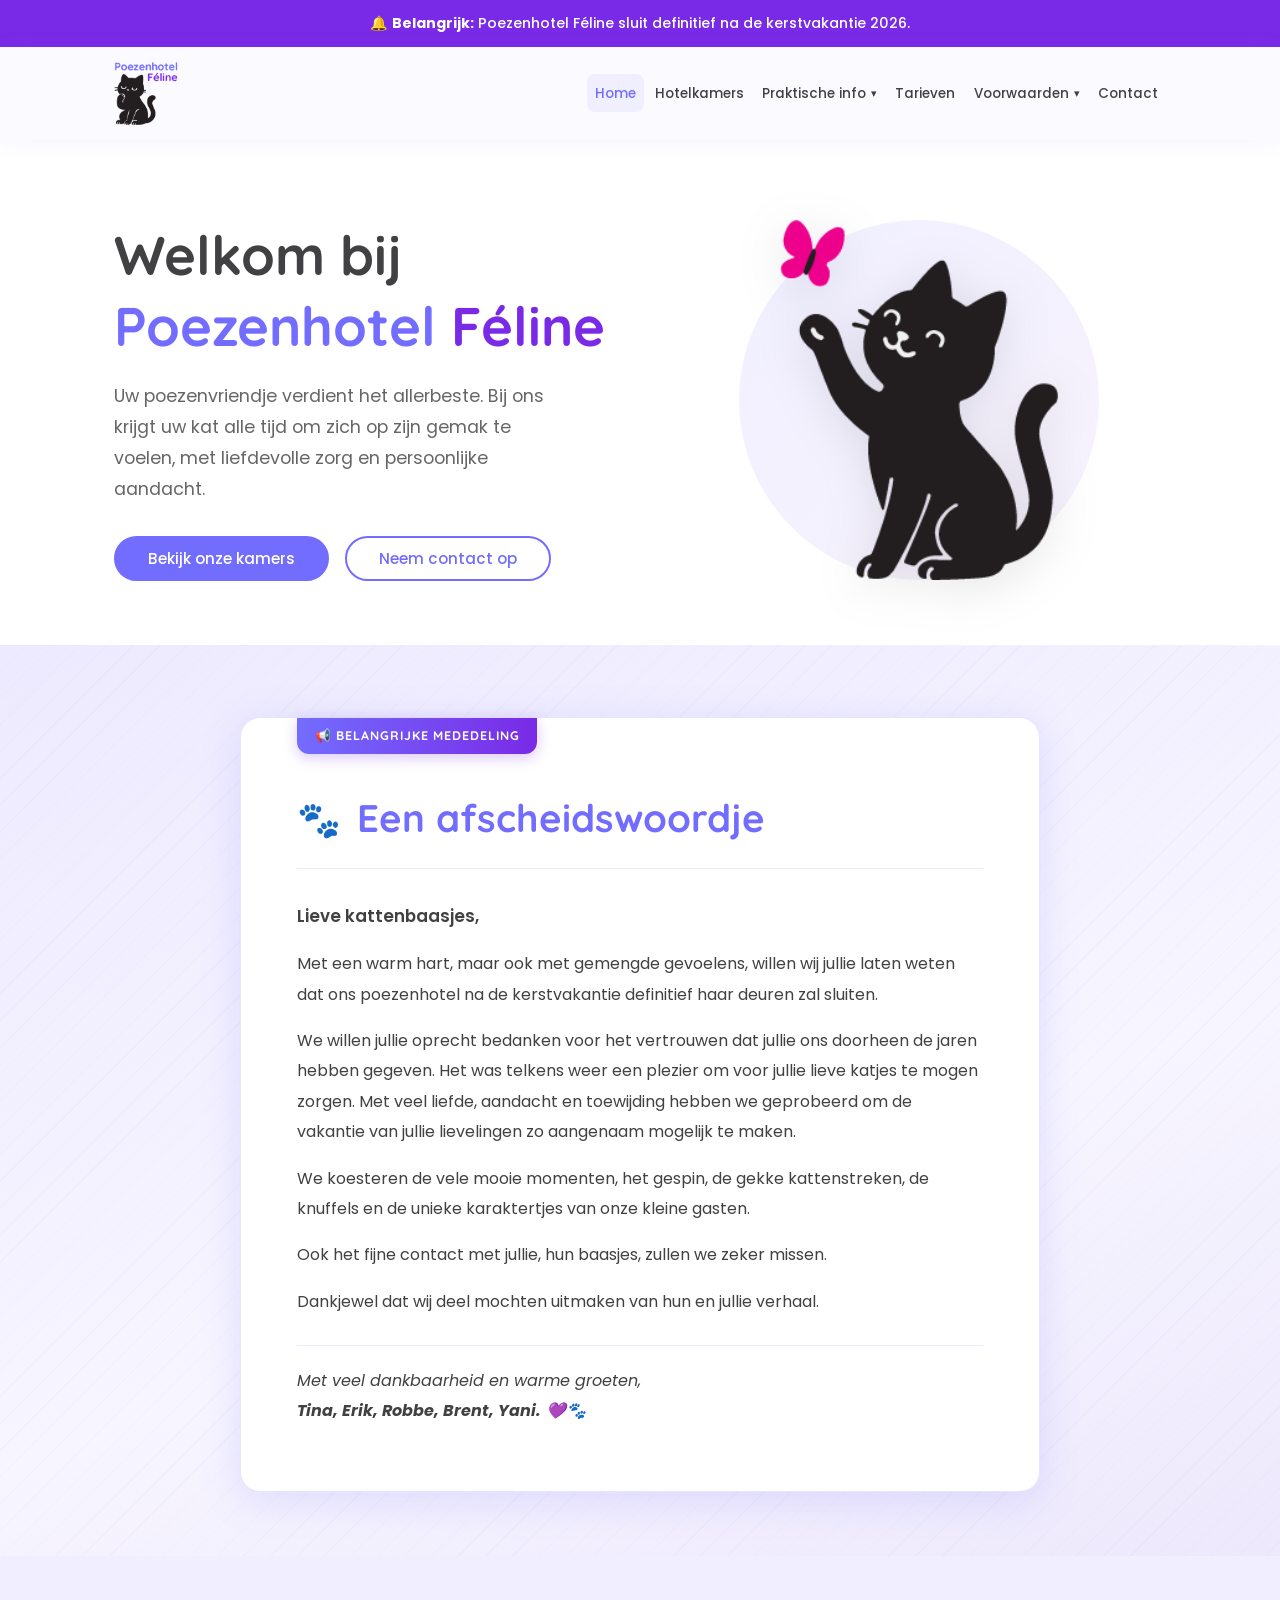
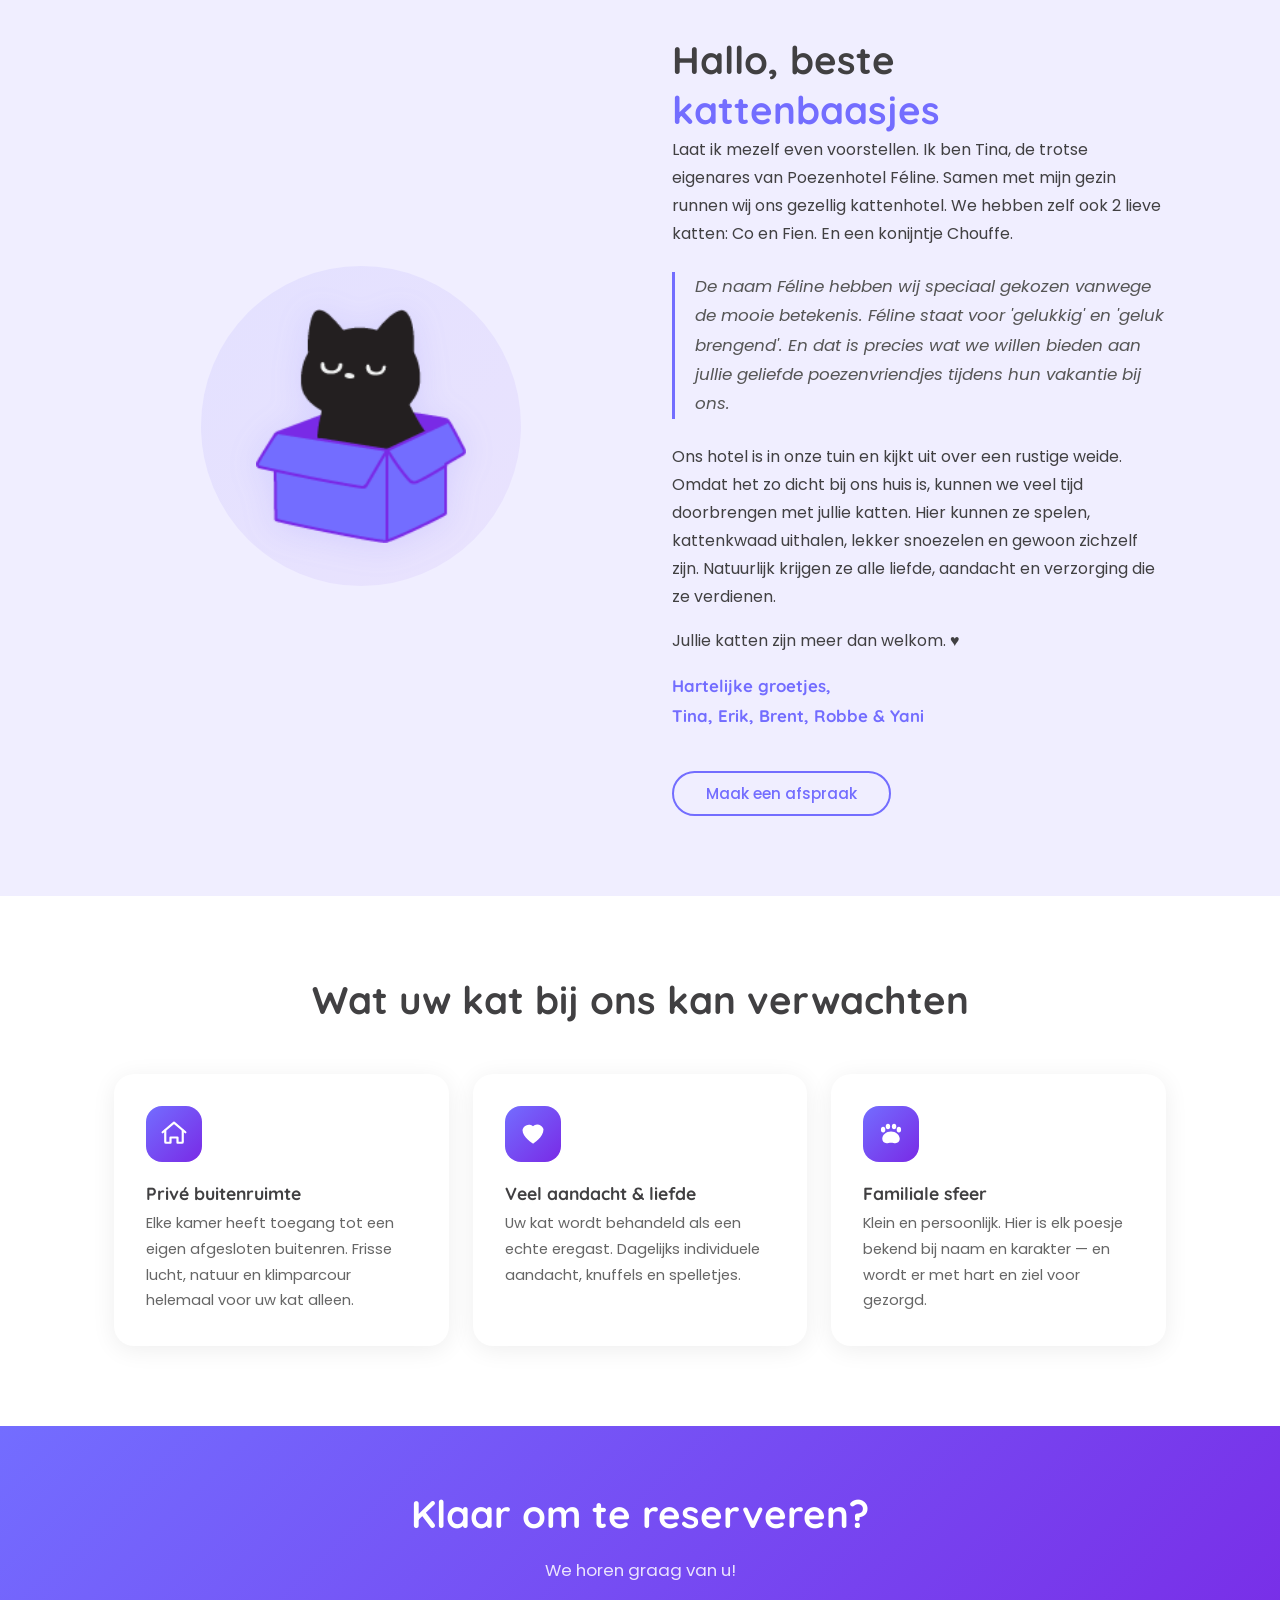
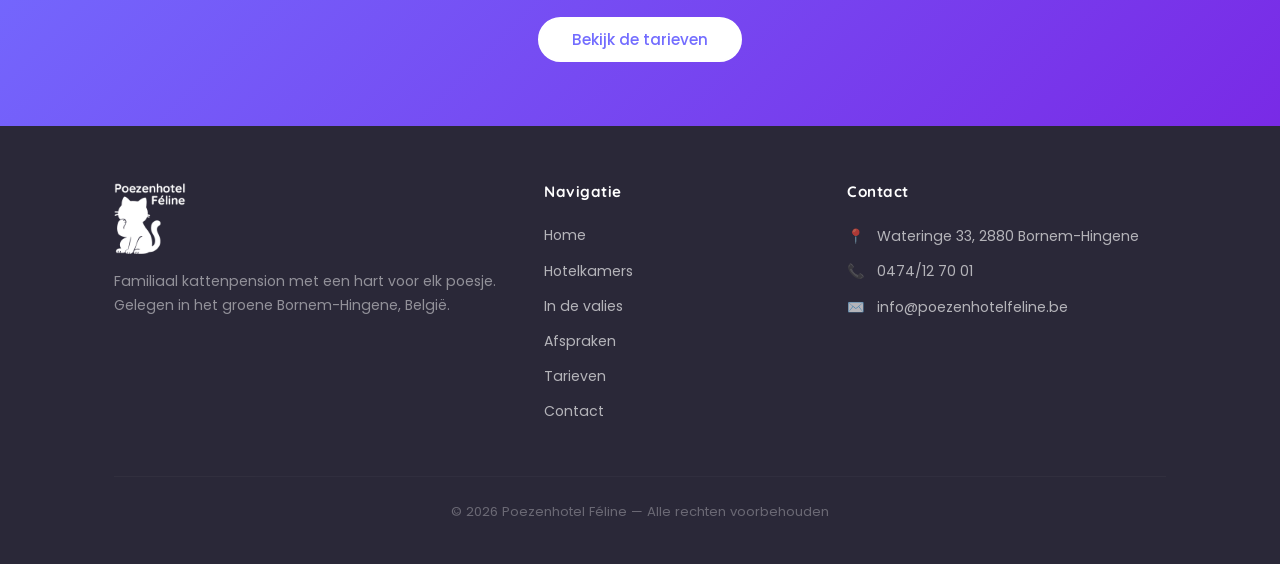
<file: index.html>
<!DOCTYPE html>
<html lang="nl">
<head>
  <meta charset="UTF-8"/>
  <meta name="viewport" content="width=device-width, initial-scale=1.0"/>
  <title>Poezenhotel Féline — Kattenpension in Bornem-Hingene</title>
  <meta name="description" content="Familiale kattenpension in Bornem-Hingene. Uw kat verblijft in een warme, veilige omgeving met veel aandacht en liefde."/>
  <link rel="icon" type="image/svg+xml" href="favicon.svg"/>
  <link rel="stylesheet" href="css/styles.css"/>
</head>
<body>

  <!-- BANNER -->
  <div class="banner">
    <div class="container">
      🔔 <strong>Belangrijk:</strong> Poezenhotel Féline sluit definitief na de kerstvakantie 2026.
    </div>
  </div>

  <!-- NAVBAR -->
  <nav class="navbar">
    <div class="container nav-inner">
      <a href="index.html" class="logo">
        <img src="Afbeeldingen/Logo/Logo%20Poezenhotel%20Feline.png" alt="Poezenhotel Féline" class="logo-img">
      </a>
      <button class="hamburger" aria-label="Menu openen"><span></span><span></span><span></span></button>
      <ul class="nav-menu">
        <li><a href="index.html" class="nav-link">Home</a></li>
        <li><a href="kamers.html" class="nav-link">Hotelkamers</a></li>
        <li class="dropdown">
          <a href="praktische-info.html" class="nav-link">Praktische info</a>
          <ul class="dropdown-menu">
            <li><a href="praktische-info.html#in-de-valies" class="nav-link">In de valies</a></li>
            <li><a href="praktische-info.html#afspraken" class="nav-link">Afspraken</a></li>
          </ul>
        </li>
        <li><a href="tarieven.html" class="nav-link">Tarieven</a></li>
        <li class="dropdown">
          <a href="#" class="nav-link">Voorwaarden</a>
          <ul class="dropdown-menu">
            <li><a href="algemene-voorwaarden.html" class="nav-link">Algemene voorwaarden</a></li>
            <li><a href="betalingsvoorwaarden.html" class="nav-link">Betalingsvoorwaarden</a></li>
          </ul>
        </li>
        <li><a href="contact.html" class="nav-link">Contact</a></li>
      </ul>
    </div>
  </nav>

  <main>

    <!-- HERO -->
    <section class="hero">
      <div class="container hero-inner">
        <div class="hero-content">
          <h1>Welkom bij<br><span class="text-primary">Poezenhotel</span> <span class="text-secondary">Féline</span></h1>
          <p class="hero-subtitle">Uw poezenvriendje verdient het allerbeste. Bij ons krijgt uw kat alle tijd om zich op zijn gemak te voelen, met liefdevolle zorg en persoonlijke aandacht.</p>
          <div class="hero-cta">
            <a href="kamers.html" class="btn btn-primary">Bekijk onze kamers</a>
            <a href="contact.html" class="btn btn-outline">Neem contact op</a>
          </div>
        </div>
        <div class="hero-visual">
          <div class="hero-circle">
            <img src="Afbeeldingen/Illustraties/Asset%208.png" alt="" class="illus-img hero-cat-img">
          </div>
        </div>
      </div>
    </section>

    <!-- AFSLUITINGSBERICHT -->
    <section class="farewell-section">
      <div class="container">
        <div class="farewell-card fade-in">
          <div class="farewell-badge">📢 Belangrijke mededeling</div>
          <div class="farewell-header">
            <span class="farewell-icon">🐾</span>
            <h2>Een afscheidswoordje</h2>
          </div>
          <div class="farewell-body">
            <p>Lieve kattenbaasjes,</p>
            <p>Met een warm hart, maar ook met gemengde gevoelens, willen wij jullie laten weten dat ons poezenhotel na de kerstvakantie definitief haar deuren zal sluiten.</p>
            <p>We willen jullie oprecht bedanken voor het vertrouwen dat jullie ons doorheen de jaren hebben gegeven. Het was telkens weer een plezier om voor jullie lieve katjes te mogen zorgen. Met veel liefde, aandacht en toewijding hebben we geprobeerd om de vakantie van jullie lievelingen zo aangenaam mogelijk te maken.</p>
            <p>We koesteren de vele mooie momenten, het gespin, de gekke kattenstreken, de knuffels en de unieke karaktertjes van onze kleine gasten.</p>
            <p>Ook het fijne contact met jullie, hun baasjes, zullen we zeker missen.</p>
            <p>Dankjewel dat wij deel mochten uitmaken van hun en jullie verhaal.</p>
            <p class="farewell-sign">Met veel dankbaarheid en warme groeten,<br>
            <strong>Tina, Erik, Robbe, Brent, Yani.</strong> 💜🐾</p>
          </div>
        </div>
      </div>
    </section>

    <!-- INTRO TINA -->
    <section class="intro-section">
      <div class="container intro-inner">
        <div class="intro-visual fade-in-left">
          <div class="intro-bubble">
            <img src="Afbeeldingen/Illustraties/Asset%206.png" alt="" class="illus-img">
          </div>
        </div>
        <div class="fade-in-right">
          <h2>Hallo, beste <span class="text-primary">kattenbaasjes</span></h2>
          <p>Laat ik mezelf even voorstellen. Ik ben Tina, de trotse eigenares van Poezenhotel Féline. Samen met mijn gezin runnen wij ons gezellig kattenhotel. We hebben zelf ook 2 lieve katten: Co en Fien. En een konijntje Chouffe.</p>
          <blockquote class="intro-quote">
            De naam Féline hebben wij speciaal gekozen vanwege de mooie betekenis. Féline staat voor 'gelukkig' en 'geluk brengend'. En dat is precies wat we willen bieden aan jullie geliefde poezenvriendjes tijdens hun vakantie bij ons.
          </blockquote>
          <p>Ons hotel is in onze tuin en kijkt uit over een rustige weide. Omdat het zo dicht bij ons huis is, kunnen we veel tijd doorbrengen met jullie katten. Hier kunnen ze spelen, kattenkwaad uithalen, lekker snoezelen en gewoon zichzelf zijn. Natuurlijk krijgen ze alle liefde, aandacht en verzorging die ze verdienen.</p>
          <p>Jullie katten zijn meer dan welkom. ♥</p>
          <p class="intro-signature">Hartelijke groetjes,<br>Tina, Erik, Brent, Robbe &amp; Yani</p>
          <a href="contact.html" class="btn btn-outline mt-3">Maak een afspraak</a>
        </div>
      </div>
    </section>

    <!-- USPs -->
    <section style="background: var(--white); padding: 5rem 0;">
      <div class="container">
        <div class="text-center mb-5 fade-in">
          <h2>Wat uw kat bij ons kan verwachten</h2>
        </div>
        <div class="card-grid card-grid-3">
          <div class="card usp-card fade-in fade-in-delay-1">
            <div class="usp-icon">
              <!-- Home / family -->
              <svg viewBox="0 0 32 32" fill="none" xmlns="http://www.w3.org/2000/svg" width="28" height="28">
                <path d="M3 14L16 3l13 11" stroke="white" stroke-width="2.5" stroke-linecap="round" stroke-linejoin="round"/>
                <path d="M6 12v13a1 1 0 0 0 1 1h5v-6h8v6h5a1 1 0 0 0 1-1V12" stroke="white" stroke-width="2.5" stroke-linecap="round" stroke-linejoin="round"/>
              </svg>
            </div>
            <h3>Privé buitenruimte</h3>
            <p>Elke kamer heeft toegang tot een eigen afgesloten buitenren. Frisse lucht, natuur en klimparcour helemaal voor uw kat alleen.</p>
          </div>
          <div class="card usp-card fade-in fade-in-delay-2">
            <div class="usp-icon">
              <!-- Heart -->
              <svg viewBox="0 0 32 32" fill="none" xmlns="http://www.w3.org/2000/svg" width="28" height="28">
                <path d="M16 27S4 20 4 11.5A7.5 7.5 0 0 1 16 7a7.5 7.5 0 0 1 12 3.5C28 20 16 27 16 27z" fill="white"/>
              </svg>
            </div>
            <h3>Veel aandacht &amp; liefde</h3>
            <p>Uw kat wordt behandeld als een echte eregast. Dagelijks individuele aandacht, knuffels en spelletjes.</p>
          </div>
          <div class="card usp-card fade-in fade-in-delay-3">
            <div class="usp-icon">
              <!-- Paw print (5 toes) -->
              <svg viewBox="0 0 32 32" fill="none" xmlns="http://www.w3.org/2000/svg" width="28" height="28">
                <ellipse cx="7" cy="11" rx="2.5" ry="3.2" fill="white"/>
                <ellipse cx="12.5" cy="7.5" rx="2.5" ry="3.2" fill="white"/>
                <ellipse cx="19.5" cy="7.5" rx="2.5" ry="3.2" fill="white"/>
                <ellipse cx="25" cy="11" rx="2.5" ry="3.2" fill="white"/>
                <path d="M16 13c-5.5 0-10 3.8-10 8.5 0 3 2.2 5 5 5 1.5 0 2.8-.6 5-.6s3.5.6 5 .6c2.8 0 5-2 5-5C26 16.8 21.5 13 16 13z" fill="white"/>
              </svg>
            </div>
            <h3>Familiale sfeer</h3>
            <p>Klein en persoonlijk. Hier is elk poesje bekend bij naam en karakter — en wordt er met hart en ziel voor gezorgd.</p>
          </div>
        </div>
      </div>
    </section>

    <!-- CTA BANNER -->
    <section class="cta-section">
      <div class="container fade-in">
        <h2>Klaar om te reserveren?</h2>
        <p>We horen graag van u!</p>
        <a href="tarieven.html" class="btn btn-white">Bekijk de tarieven</a>
      </div>
    </section>

  </main>

  <!-- FOOTER -->
  <footer>
    <div class="container">
      <div class="footer-inner">
        <div class="footer-brand">
          <a href="index.html" class="logo" style="margin-bottom:1rem;">
            <img src="Afbeeldingen/Logo/Logo%20Poezenhotel%20Feline.png" alt="Poezenhotel Féline" class="logo-img logo-img-footer">
          </a>
          <p>Familiaal kattenpension met een hart voor elk poesje. Gelegen in het groene Bornem-Hingene, België.</p>
        </div>
        <div class="footer-col">
          <h4>Navigatie</h4>
          <ul>
            <li><a href="index.html">Home</a></li>
            <li><a href="kamers.html">Hotelkamers</a></li>
            <li><a href="praktische-info.html#in-de-valies">In de valies</a></li>
            <li><a href="praktische-info.html#afspraken">Afspraken</a></li>
            <li><a href="tarieven.html">Tarieven</a></li>
            <li><a href="contact.html">Contact</a></li>
          </ul>
        </div>
        <div class="footer-col">
          <h4>Contact</h4>
          <div class="footer-contact-item"><span>📍</span><span>Wateringe 33, 2880 Bornem-Hingene</span></div>
          <div class="footer-contact-item"><span>📞</span><a href="tel:0474127001">0474/12 70 01</a></div>
          <div class="footer-contact-item"><span>✉️</span><a href="mailto:info@poezenhotelfeline.be">info@poezenhotelfeline.be</a></div>
        </div>
      </div>
      <div class="footer-bottom"><p>&copy; 2026 Poezenhotel Féline &mdash; Alle rechten voorbehouden</p></div>
    </div>
  </footer>

  <script src="js/main.js"></script>
</body>
</html>
</file>
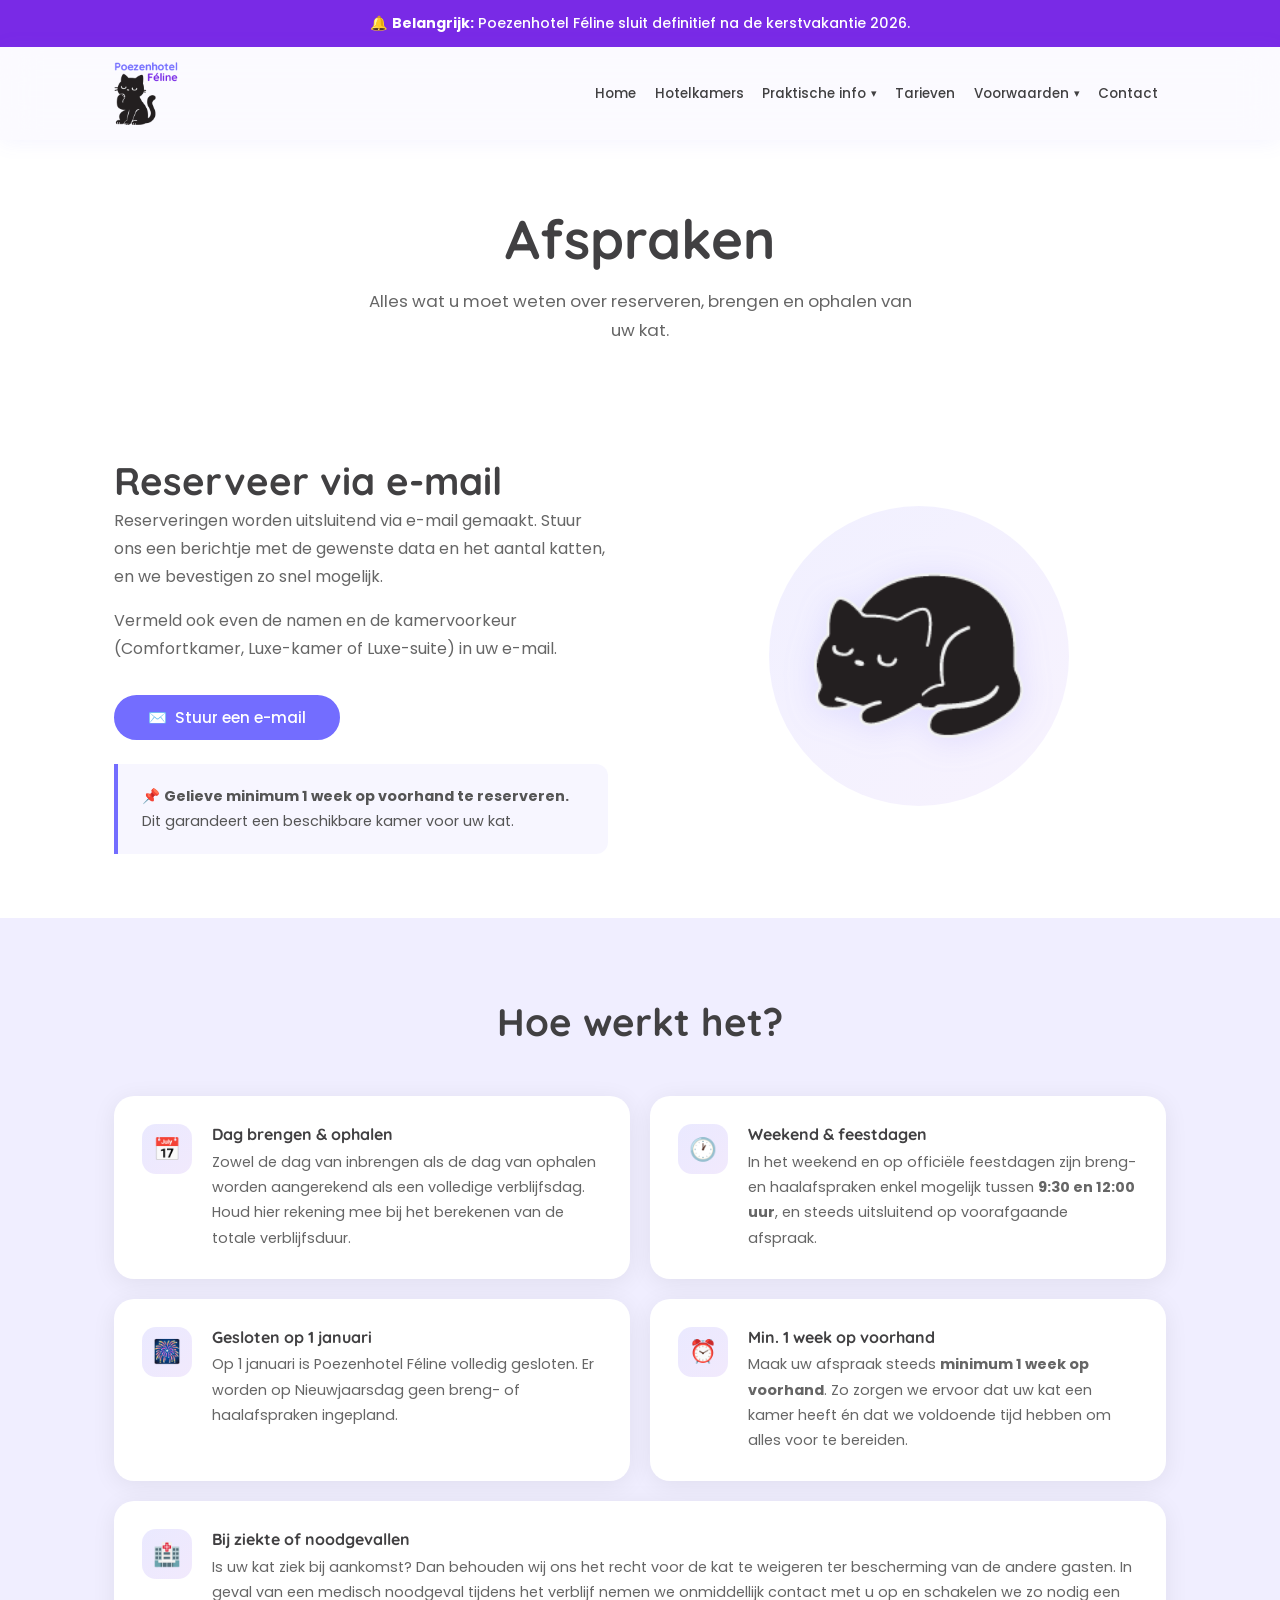
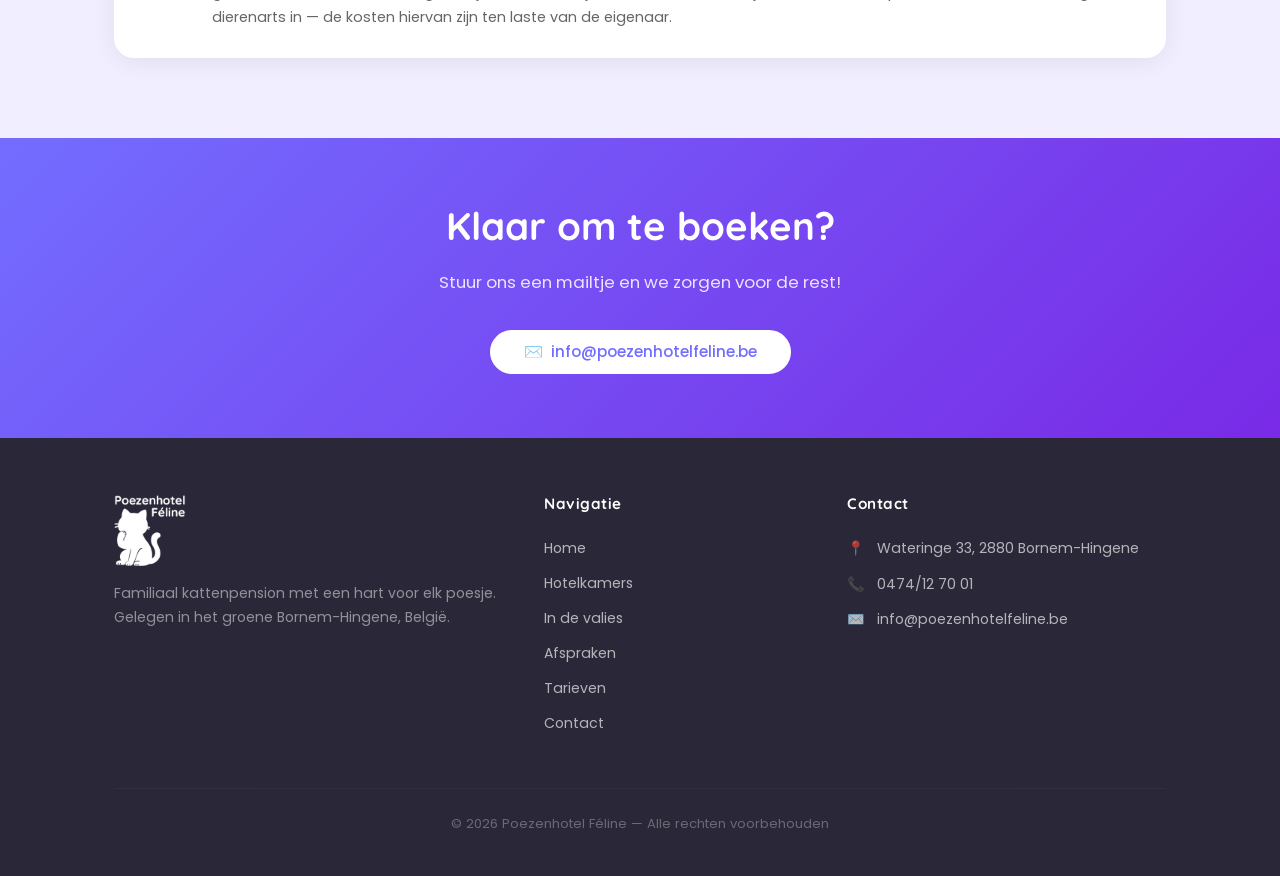
<file: afspraken.html>
﻿<!DOCTYPE html>
<html lang="nl">
<head>
  <meta charset="UTF-8"/>
  <meta name="viewport" content="width=device-width, initial-scale=1.0"/>
  <title>Afspraken — Poezenhotel Féline</title>
  <meta name="description" content="Hoe reserveert u een verblijf voor uw kat? Ontdek onze werkwijze en openingstijden voor breng- en haalafspraken."/>
  <link rel="icon" type="image/svg+xml" href="favicon.svg"/>
  <link rel="stylesheet" href="css/styles.css"/>
</head>
<body>

  <div class="banner">
    <div class="container">
      🔔 <strong>Belangrijk:</strong> Poezenhotel Féline sluit definitief na de kerstvakantie 2026.
    </div>
  </div>

  <nav class="navbar">
    <div class="container nav-inner">
      <a href="index.html" class="logo">
        <img src="Afbeeldingen/Logo/Logo%20Poezenhotel%20Feline.png" alt="Poezenhotel Féline" class="logo-img">
      </a>
      <button class="hamburger" aria-label="Menu openen"><span></span><span></span><span></span></button>
      <ul class="nav-menu">
        <li><a href="index.html" class="nav-link">Home</a></li>
        <li><a href="kamers.html" class="nav-link">Hotelkamers</a></li>
        <li class="dropdown">
          <a href="praktische-info.html" class="nav-link">Praktische info</a>
          <ul class="dropdown-menu">
            <li><a href="praktische-info.html#in-de-valies" class="nav-link">In de valies</a></li>
            <li><a href="praktische-info.html#afspraken" class="nav-link">Afspraken</a></li>
            
          </ul>
        </li>
        <li><a href="tarieven.html" class="nav-link">Tarieven</a></li>
        <li class="dropdown">
          <a href="#" class="nav-link">Voorwaarden</a>
          <ul class="dropdown-menu">
            <li><a href="algemene-voorwaarden.html" class="nav-link">Algemene voorwaarden</a></li>
            <li><a href="betalingsvoorwaarden.html" class="nav-link">Betalingsvoorwaarden</a></li>
          </ul>
        </li>
        <li><a href="contact.html" class="nav-link">Contact</a></li>
      </ul>
    </div>
  </nav>

  <main>

    <header class="page-header">
      <div class="container">        <h1>Afspraken</h1>
        <p>Alles wat u moet weten over reserveren, brengen en ophalen van uw kat.</p>
      </div>
    </header>

    <!-- RESERVATIE CTA -->
    <section style="background: var(--white); padding: 4rem 0;">
      <div class="container">
        <div class="split-section">
          <div class="fade-in-left">            <h2>Reserveer via e-mail</h2>
            <p style="color:#666;">Reserveringen worden uitsluitend via e-mail gemaakt. Stuur ons een berichtje met de gewenste data en het aantal katten, en we bevestigen zo snel mogelijk.</p>
            <p style="color:#666;">Vermeld ook even de namen en de kamervoorkeur (Comfortkamer, Luxe-kamer of Luxe-suite) in uw e-mail.</p>
            <a href="mailto:info@poezenhotelfeline.be" class="btn btn-primary" style="margin-top:1rem;">
              ✉️ &nbsp;Stuur een e-mail
            </a>
            <div class="note-box mt-3">
              <p>📌 <strong>Gelieve minimum 1 week op voorhand te reserveren.</strong> Dit garandeert een beschikbare kamer voor uw kat.</p>
            </div>
          </div>
          <div class="split-visual fade-in-right">
            <div class="split-bubble">
              <img src="Afbeeldingen/Illustraties/Asset%204.png" alt="" class="illus-img">
            </div>
          </div>
        </div>
      </div>
    </section>

    <!-- RULES -->
    <section>
      <div class="container">
        <div class="text-center mb-5 fade-in">          <h2>Hoe werkt het?</h2>
        </div>
        <div class="card-grid" style="grid-template-columns: repeat(2, 1fr); gap: 1.25rem;">

          <div class="info-card fade-in fade-in-delay-1">
            <div class="info-icon">📅</div>
            <div class="info-content">
              <h3>Dag brengen &amp; ophalen</h3>
              <p>Zowel de dag van inbrengen als de dag van ophalen worden aangerekend als een volledige verblijfsdag. Houd hier rekening mee bij het berekenen van de totale verblijfsduur.</p>
            </div>
          </div>

          <div class="info-card fade-in fade-in-delay-2">
            <div class="info-icon">🕐</div>
            <div class="info-content">
              <h3>Weekend &amp; feestdagen</h3>
              <p>In het weekend en op officiële feestdagen zijn breng- en haalafspraken enkel mogelijk tussen <strong>9:30 en 12:00 uur</strong>, en steeds uitsluitend op voorafgaande afspraak.</p>
            </div>
          </div>

          <div class="info-card fade-in fade-in-delay-2">
            <div class="info-icon">🎆</div>
            <div class="info-content">
              <h3>Gesloten op 1 januari</h3>
              <p>Op 1 januari is Poezenhotel Féline volledig gesloten. Er worden op Nieuwjaarsdag geen breng- of haalafspraken ingepland.</p>
            </div>
          </div>

          <div class="info-card fade-in fade-in-delay-3">
            <div class="info-icon">⏰</div>
            <div class="info-content">
              <h3>Min. 1 week op voorhand</h3>
              <p>Maak uw afspraak steeds <strong>minimum 1 week op voorhand</strong>. Zo zorgen we ervoor dat uw kat een kamer heeft én dat we voldoende tijd hebben om alles voor te bereiden.</p>
            </div>
          </div>

          <div class="info-card fade-in fade-in-delay-3" style="grid-column: 1 / -1;">
            <div class="info-icon">🏥</div>
            <div class="info-content">
              <h3>Bij ziekte of noodgevallen</h3>
              <p>Is uw kat ziek bij aankomst? Dan behouden wij ons het recht voor de kat te weigeren ter bescherming van de andere gasten. In geval van een medisch noodgeval tijdens het verblijf nemen we onmiddellijk contact met u op en schakelen we zo nodig een dierenarts in — de kosten hiervan zijn ten laste van de eigenaar.</p>
            </div>
          </div>

        </div>
      </div>
    </section>

    <section class="cta-section">
      <div class="container fade-in">
        <h2>Klaar om te boeken?</h2>
        <p>Stuur ons een mailtje en we zorgen voor de rest!</p>
        <a href="mailto:info@poezenhotelfeline.be" class="btn btn-white">✉️ &nbsp;info@poezenhotelfeline.be</a>
      </div>
    </section>

  </main>

  <footer>
    <div class="container">
      <div class="footer-inner">
        <div class="footer-brand">
          <a href="index.html" class="logo" style="margin-bottom:1rem;">
            <img src="Afbeeldingen/Logo/Logo%20Poezenhotel%20Feline.png" alt="Poezenhotel Féline" class="logo-img logo-img-footer">
          </a>
          <p>Familiaal kattenpension met een hart voor elk poesje. Gelegen in het groene Bornem-Hingene, België.</p>
        </div>
        <div class="footer-col">
          <h4>Navigatie</h4>
          <ul>
            <li><a href="index.html">Home</a></li>
            <li><a href="kamers.html">Hotelkamers</a></li>
            <li><a href="praktische-info.html#in-de-valies">In de valies</a></li>
            <li><a href="praktische-info.html#afspraken">Afspraken</a></li>
            
            <li><a href="tarieven.html">Tarieven</a></li>
            <li><a href="contact.html">Contact</a></li>
          </ul>
        </div>
        <div class="footer-col">
          <h4>Contact</h4>
          <div class="footer-contact-item"><span>📍</span><span>Wateringe 33, 2880 Bornem-Hingene</span></div>
          <div class="footer-contact-item"><span>📞</span><a href="tel:0474127001">0474/12 70 01</a></div>
          <div class="footer-contact-item"><span>✉️</span><a href="mailto:info@poezenhotelfeline.be">info@poezenhotelfeline.be</a></div>
        </div>
      </div>
      <div class="footer-bottom"><p>&copy; 2026 Poezenhotel Féline &mdash; Alle rechten voorbehouden</p></div>
    </div>
  </footer>

  <script src="js/main.js"></script>
</body>
</html>
</file>
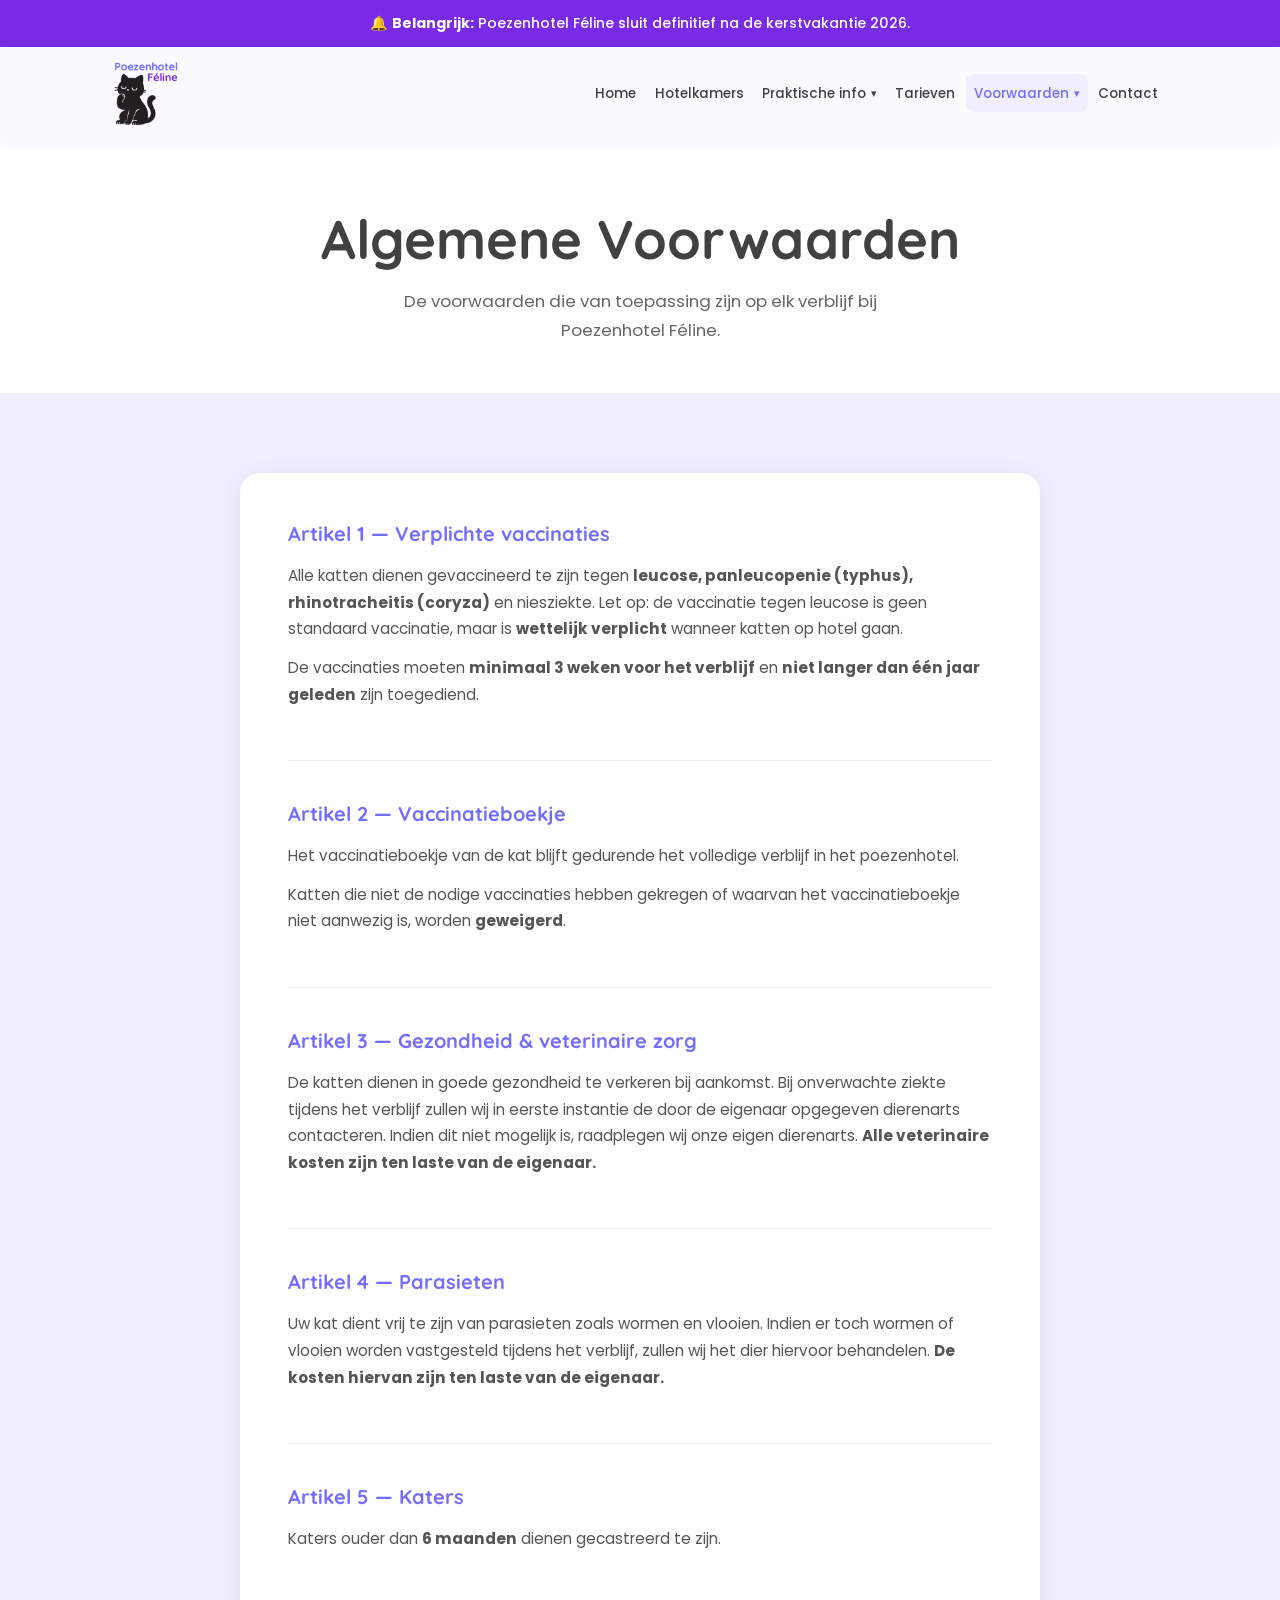
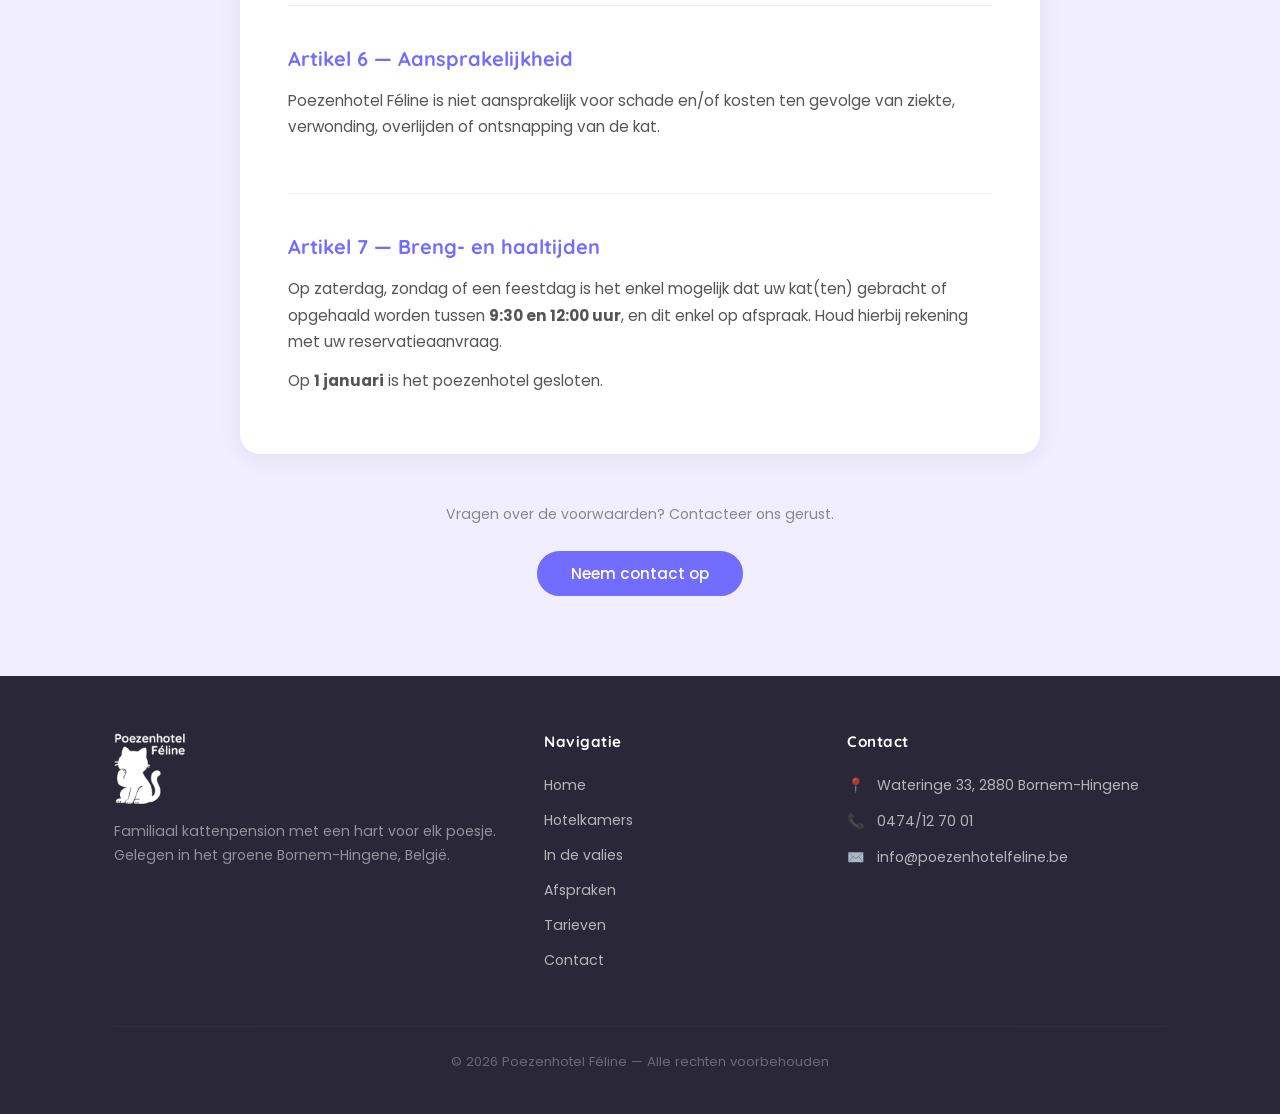
<file: algemene-voorwaarden.html>
﻿<!DOCTYPE html>
<html lang="nl">
<head>
  <meta charset="UTF-8"/>
  <meta name="viewport" content="width=device-width, initial-scale=1.0"/>
  <title>Algemene Voorwaarden — Poezenhotel Féline</title>
  <meta name="description" content="De algemene voorwaarden van Poezenhotel Féline in Bornem-Hingene."/>
  <link rel="icon" type="image/svg+xml" href="favicon.svg"/>
  <link rel="stylesheet" href="css/styles.css"/>
</head>
<body>

  <div class="banner">
    <div class="container">
      🔔 <strong>Belangrijk:</strong> Poezenhotel Féline sluit definitief na de kerstvakantie 2026.
    </div>
  </div>

  <nav class="navbar">
    <div class="container nav-inner">
      <a href="index.html" class="logo">
        <img src="Afbeeldingen/Logo/Logo%20Poezenhotel%20Feline.png" alt="Poezenhotel Féline" class="logo-img">
      </a>
      <button class="hamburger" aria-label="Menu openen"><span></span><span></span><span></span></button>
      <ul class="nav-menu">
        <li><a href="index.html" class="nav-link">Home</a></li>
        <li><a href="kamers.html" class="nav-link">Hotelkamers</a></li>
        <li class="dropdown">
          <a href="praktische-info.html" class="nav-link">Praktische info</a>
          <ul class="dropdown-menu">
            <li><a href="praktische-info.html#in-de-valies" class="nav-link">In de valies</a></li>
            <li><a href="praktische-info.html#afspraken" class="nav-link">Afspraken</a></li>
            
          </ul>
        </li>
        <li><a href="tarieven.html" class="nav-link">Tarieven</a></li>
        <li class="dropdown">
          <a href="#" class="nav-link">Voorwaarden</a>
          <ul class="dropdown-menu">
            <li><a href="algemene-voorwaarden.html" class="nav-link">Algemene voorwaarden</a></li>
            <li><a href="betalingsvoorwaarden.html" class="nav-link">Betalingsvoorwaarden</a></li>
          </ul>
        </li>
        <li><a href="contact.html" class="nav-link">Contact</a></li>
      </ul>
    </div>
  </nav>

  <main>

    <header class="page-header">
      <div class="container">        <h1>Algemene Voorwaarden</h1>
        <p>De voorwaarden die van toepassing zijn op elk verblijf bij Poezenhotel Féline.</p>
      </div>
    </header>

    <section>
      <div class="container">
        <div class="terms-content fade-in">

          <div class="terms-article">
            <h2>Artikel 1 — Verplichte vaccinaties</h2>
            <p>Alle katten dienen gevaccineerd te zijn tegen <strong>leucose, panleucopenie (typhus), rhinotracheitis (coryza)</strong> en niesziekte. Let op: de vaccinatie tegen leucose is geen standaard vaccinatie, maar is <strong>wettelijk verplicht</strong> wanneer katten op hotel gaan.</p>
            <p>De vaccinaties moeten <strong>minimaal 3 weken voor het verblijf</strong> en <strong>niet langer dan één jaar geleden</strong> zijn toegediend.</p>
          </div>

          <div class="terms-article">
            <h2>Artikel 2 — Vaccinatieboekje</h2>
            <p>Het vaccinatieboekje van de kat blijft gedurende het volledige verblijf in het poezenhotel.</p>
            <p>Katten die niet de nodige vaccinaties hebben gekregen of waarvan het vaccinatieboekje niet aanwezig is, worden <strong>geweigerd</strong>.</p>
          </div>

          <div class="terms-article">
            <h2>Artikel 3 — Gezondheid &amp; veterinaire zorg</h2>
            <p>De katten dienen in goede gezondheid te verkeren bij aankomst. Bij onverwachte ziekte tijdens het verblijf zullen wij in eerste instantie de door de eigenaar opgegeven dierenarts contacteren. Indien dit niet mogelijk is, raadplegen wij onze eigen dierenarts. <strong>Alle veterinaire kosten zijn ten laste van de eigenaar.</strong></p>
          </div>

          <div class="terms-article">
            <h2>Artikel 4 — Parasieten</h2>
            <p>Uw kat dient vrij te zijn van parasieten zoals wormen en vlooien. Indien er toch wormen of vlooien worden vastgesteld tijdens het verblijf, zullen wij het dier hiervoor behandelen. <strong>De kosten hiervan zijn ten laste van de eigenaar.</strong></p>
          </div>

          <div class="terms-article">
            <h2>Artikel 5 — Katers</h2>
            <p>Katers ouder dan <strong>6 maanden</strong> dienen gecastreerd te zijn.</p>
          </div>

          <div class="terms-article">
            <h2>Artikel 6 — Aansprakelijkheid</h2>
            <p>Poezenhotel Féline is niet aansprakelijk voor schade en/of kosten ten gevolge van ziekte, verwonding, overlijden of ontsnapping van de kat.</p>
          </div>

          <div class="terms-article">
            <h2>Artikel 7 — Breng- en haaltijden</h2>
            <p>Op zaterdag, zondag of een feestdag is het enkel mogelijk dat uw kat(ten) gebracht of opgehaald worden tussen <strong>9:30 en 12:00 uur</strong>, en dit enkel op afspraak. Houd hierbij rekening met uw reservatieaanvraag.</p>
            <p>Op <strong>1 januari</strong> is het poezenhotel gesloten.</p>
          </div>

        </div>

        <div style="text-align:center;margin-top:3rem;" class="fade-in">
          <p style="color:#888;font-size:0.88rem;margin-bottom:1.5rem;">Vragen over de voorwaarden? Contacteer ons gerust.</p>
          <a href="contact.html" class="btn btn-primary">Neem contact op</a>
        </div>
      </div>
    </section>

  </main>

  <footer>
    <div class="container">
      <div class="footer-inner">
        <div class="footer-brand">
          <a href="index.html" class="logo" style="margin-bottom:1rem;">
            <img src="Afbeeldingen/Logo/Logo%20Poezenhotel%20Feline.png" alt="Poezenhotel Féline" class="logo-img logo-img-footer">
          </a>
          <p>Familiaal kattenpension met een hart voor elk poesje. Gelegen in het groene Bornem-Hingene, België.</p>
        </div>
        <div class="footer-col">
          <h4>Navigatie</h4>
          <ul>
            <li><a href="index.html">Home</a></li>
            <li><a href="kamers.html">Hotelkamers</a></li>
            <li><a href="praktische-info.html#in-de-valies">In de valies</a></li>
            <li><a href="praktische-info.html#afspraken">Afspraken</a></li>
            
            <li><a href="tarieven.html">Tarieven</a></li>
            <li><a href="contact.html">Contact</a></li>
          </ul>
        </div>
        <div class="footer-col">
          <h4>Contact</h4>
          <div class="footer-contact-item"><span>📍</span><span>Wateringe 33, 2880 Bornem-Hingene</span></div>
          <div class="footer-contact-item"><span>📞</span><a href="tel:0474127001">0474/12 70 01</a></div>
          <div class="footer-contact-item"><span>✉️</span><a href="mailto:info@poezenhotelfeline.be">info@poezenhotelfeline.be</a></div>
        </div>
      </div>
      <div class="footer-bottom"><p>&copy; 2026 Poezenhotel Féline &mdash; Alle rechten voorbehouden</p></div>
    </div>
  </footer>

  <script src="js/main.js"></script>
</body>
</html>
</file>
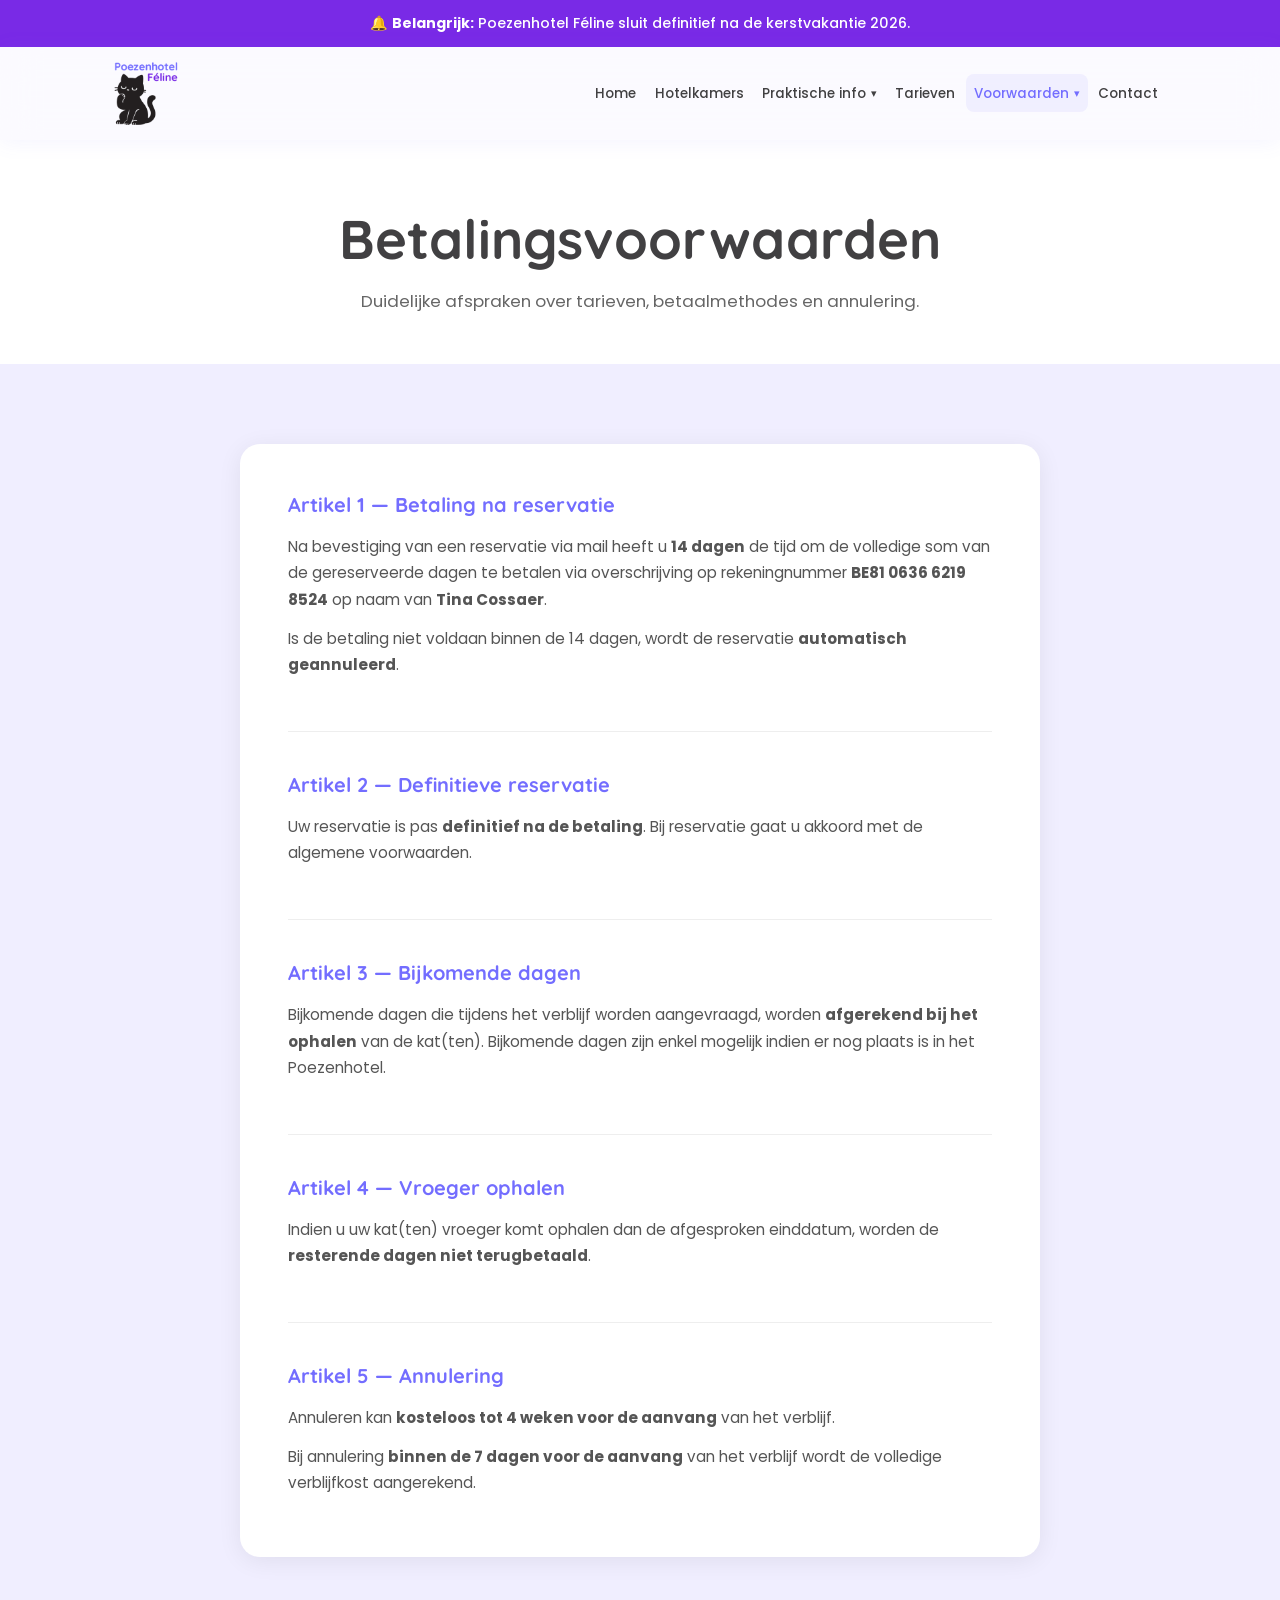
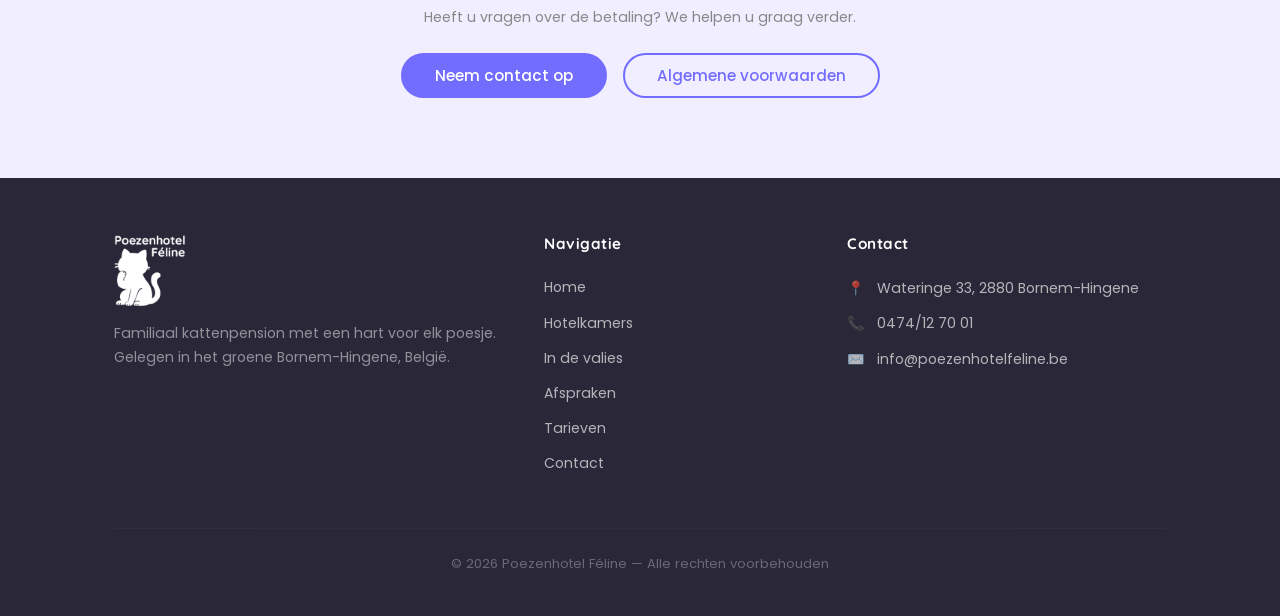
<file: betalingsvoorwaarden.html>
﻿<!DOCTYPE html>
<html lang="nl">
<head>
  <meta charset="UTF-8"/>
  <meta name="viewport" content="width=device-width, initial-scale=1.0"/>
  <title>Betalingsvoorwaarden — Poezenhotel Féline</title>
  <meta name="description" content="De betalingsvoorwaarden van Poezenhotel Féline in Bornem-Hingene."/>
  <link rel="icon" type="image/svg+xml" href="favicon.svg"/>
  <link rel="stylesheet" href="css/styles.css"/>
</head>
<body>

  <div class="banner">
    <div class="container">
      🔔 <strong>Belangrijk:</strong> Poezenhotel Féline sluit definitief na de kerstvakantie 2026.
    </div>
  </div>

  <nav class="navbar">
    <div class="container nav-inner">
      <a href="index.html" class="logo">
        <img src="Afbeeldingen/Logo/Logo%20Poezenhotel%20Feline.png" alt="Poezenhotel Féline" class="logo-img">
      </a>
      <button class="hamburger" aria-label="Menu openen"><span></span><span></span><span></span></button>
      <ul class="nav-menu">
        <li><a href="index.html" class="nav-link">Home</a></li>
        <li><a href="kamers.html" class="nav-link">Hotelkamers</a></li>
        <li class="dropdown">
          <a href="praktische-info.html" class="nav-link">Praktische info</a>
          <ul class="dropdown-menu">
            <li><a href="praktische-info.html#in-de-valies" class="nav-link">In de valies</a></li>
            <li><a href="praktische-info.html#afspraken" class="nav-link">Afspraken</a></li>
            
          </ul>
        </li>
        <li><a href="tarieven.html" class="nav-link">Tarieven</a></li>
        <li class="dropdown">
          <a href="#" class="nav-link">Voorwaarden</a>
          <ul class="dropdown-menu">
            <li><a href="algemene-voorwaarden.html" class="nav-link">Algemene voorwaarden</a></li>
            <li><a href="betalingsvoorwaarden.html" class="nav-link">Betalingsvoorwaarden</a></li>
          </ul>
        </li>
        <li><a href="contact.html" class="nav-link">Contact</a></li>
      </ul>
    </div>
  </nav>

  <main>

    <header class="page-header">
      <div class="container">        <h1>Betalingsvoorwaarden</h1>
        <p>Duidelijke afspraken over tarieven, betaalmethodes en annulering.</p>
      </div>
    </header>

    <section>
      <div class="container">
        <div class="terms-content fade-in">

          <div class="terms-article">
            <h2>Artikel 1 — Betaling na reservatie</h2>
            <p>Na bevestiging van een reservatie via mail heeft u <strong>14 dagen</strong> de tijd om de volledige som van de gereserveerde dagen te betalen via overschrijving op rekeningnummer <strong>BE81 0636 6219 8524</strong> op naam van <strong>Tina Cossaer</strong>.</p>
            <p>Is de betaling niet voldaan binnen de 14 dagen, wordt de reservatie <strong>automatisch geannuleerd</strong>.</p>
          </div>

          <div class="terms-article">
            <h2>Artikel 2 — Definitieve reservatie</h2>
            <p>Uw reservatie is pas <strong>definitief na de betaling</strong>. Bij reservatie gaat u akkoord met de algemene voorwaarden.</p>
          </div>

          <div class="terms-article">
            <h2>Artikel 3 — Bijkomende dagen</h2>
            <p>Bijkomende dagen die tijdens het verblijf worden aangevraagd, worden <strong>afgerekend bij het ophalen</strong> van de kat(ten). Bijkomende dagen zijn enkel mogelijk indien er nog plaats is in het Poezenhotel.</p>
          </div>

          <div class="terms-article">
            <h2>Artikel 4 — Vroeger ophalen</h2>
            <p>Indien u uw kat(ten) vroeger komt ophalen dan de afgesproken einddatum, worden de <strong>resterende dagen niet terugbetaald</strong>.</p>
          </div>

          <div class="terms-article">
            <h2>Artikel 5 — Annulering</h2>
            <p>Annuleren kan <strong>kosteloos tot 4 weken voor de aanvang</strong> van het verblijf.</p>
            <p>Bij annulering <strong>binnen de 7 dagen voor de aanvang</strong> van het verblijf wordt de volledige verblijfkost aangerekend.</p>
          </div>

        </div>

        <div style="text-align:center;margin-top:3rem;" class="fade-in">
          <p style="color:#888;font-size:0.88rem;margin-bottom:1.5rem;">Heeft u vragen over de betaling? We helpen u graag verder.</p>
          <div style="display:flex;gap:1rem;justify-content:center;flex-wrap:wrap;">
            <a href="contact.html" class="btn btn-primary">Neem contact op</a>
            <a href="algemene-voorwaarden.html" class="btn btn-outline">Algemene voorwaarden</a>
          </div>
        </div>
      </div>
    </section>

  </main>

  <footer>
    <div class="container">
      <div class="footer-inner">
        <div class="footer-brand">
          <a href="index.html" class="logo" style="margin-bottom:1rem;">
            <img src="Afbeeldingen/Logo/Logo%20Poezenhotel%20Feline.png" alt="Poezenhotel Féline" class="logo-img logo-img-footer">
          </a>
          <p>Familiaal kattenpension met een hart voor elk poesje. Gelegen in het groene Bornem-Hingene, België.</p>
        </div>
        <div class="footer-col">
          <h4>Navigatie</h4>
          <ul>
            <li><a href="index.html">Home</a></li>
            <li><a href="kamers.html">Hotelkamers</a></li>
            <li><a href="praktische-info.html#in-de-valies">In de valies</a></li>
            <li><a href="praktische-info.html#afspraken">Afspraken</a></li>
            
            <li><a href="tarieven.html">Tarieven</a></li>
            <li><a href="contact.html">Contact</a></li>
          </ul>
        </div>
        <div class="footer-col">
          <h4>Contact</h4>
          <div class="footer-contact-item"><span>📍</span><span>Wateringe 33, 2880 Bornem-Hingene</span></div>
          <div class="footer-contact-item"><span>📞</span><a href="tel:0474127001">0474/12 70 01</a></div>
          <div class="footer-contact-item"><span>✉️</span><a href="mailto:info@poezenhotelfeline.be">info@poezenhotelfeline.be</a></div>
        </div>
      </div>
      <div class="footer-bottom"><p>&copy; 2026 Poezenhotel Féline &mdash; Alle rechten voorbehouden</p></div>
    </div>
  </footer>

  <script src="js/main.js"></script>
</body>
</html>
</file>
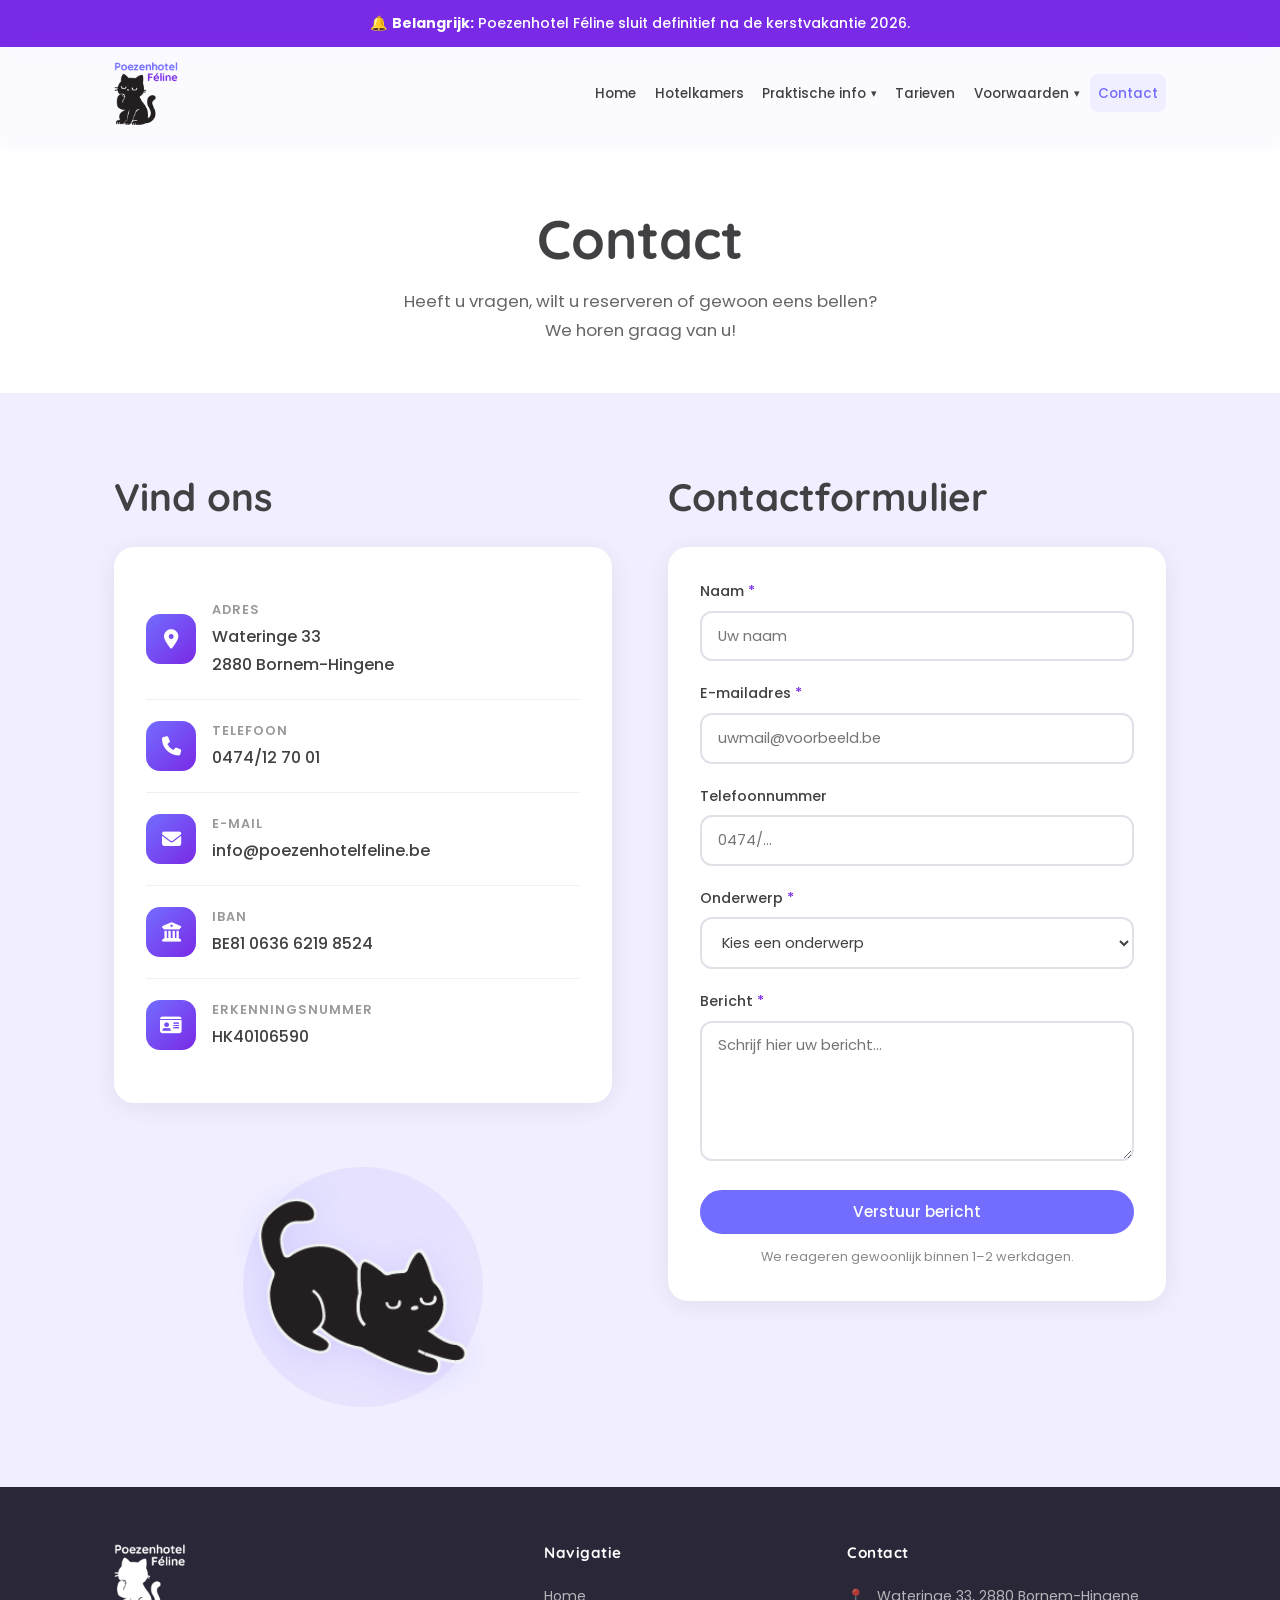
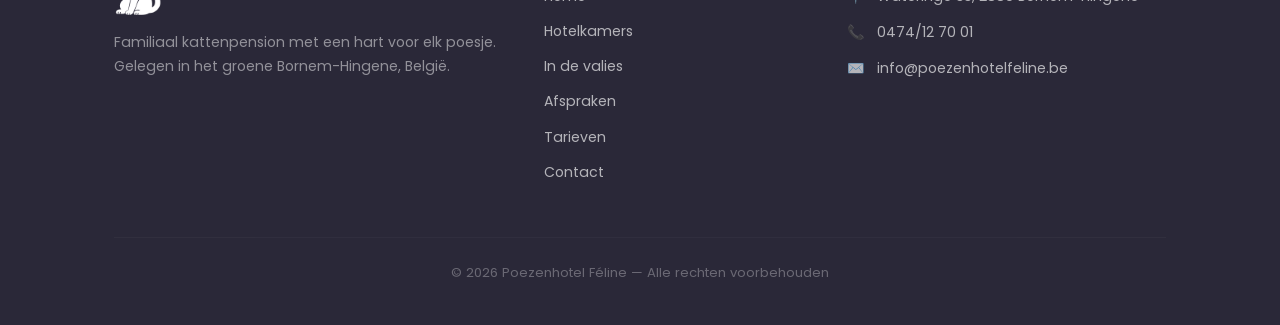
<file: contact.html>
﻿<!DOCTYPE html>
<html lang="nl">
<head>
  <meta charset="UTF-8"/>
  <meta name="viewport" content="width=device-width, initial-scale=1.0"/>
  <title>Contact — Poezenhotel Féline</title>
  <meta name="description" content="Neem contact op met Poezenhotel Féline in Bornem-Hingene. Stuur een berichtje of bel ons voor meer info of een reservering."/>
  <link rel="icon" type="image/svg+xml" href="favicon.svg"/>
  <link rel="stylesheet" href="css/styles.css"/>
  <link rel="stylesheet" href="https://cdnjs.cloudflare.com/ajax/libs/font-awesome/6.5.0/css/all.min.css"/>
</head>
<body>

  <div class="banner">
    <div class="container">
      🔔 <strong>Belangrijk:</strong> Poezenhotel Féline sluit definitief na de kerstvakantie 2026.
    </div>
  </div>

  <nav class="navbar">
    <div class="container nav-inner">
      <a href="index.html" class="logo">
        <img src="Afbeeldingen/Logo/Logo%20Poezenhotel%20Feline.png" alt="Poezenhotel Féline" class="logo-img">
      </a>
      <button class="hamburger" aria-label="Menu openen"><span></span><span></span><span></span></button>
      <ul class="nav-menu">
        <li><a href="index.html" class="nav-link">Home</a></li>
        <li><a href="kamers.html" class="nav-link">Hotelkamers</a></li>
        <li class="dropdown">
          <a href="praktische-info.html" class="nav-link">Praktische info</a>
          <ul class="dropdown-menu">
            <li><a href="praktische-info.html#in-de-valies" class="nav-link">In de valies</a></li>
            <li><a href="praktische-info.html#afspraken" class="nav-link">Afspraken</a></li>
            
          </ul>
        </li>
        <li><a href="tarieven.html" class="nav-link">Tarieven</a></li>
        <li class="dropdown">
          <a href="#" class="nav-link">Voorwaarden</a>
          <ul class="dropdown-menu">
            <li><a href="algemene-voorwaarden.html" class="nav-link">Algemene voorwaarden</a></li>
            <li><a href="betalingsvoorwaarden.html" class="nav-link">Betalingsvoorwaarden</a></li>
          </ul>
        </li>
        <li><a href="contact.html" class="nav-link">Contact</a></li>
      </ul>
    </div>
  </nav>

  <main>

    <header class="page-header">
      <div class="container">        <h1>Contact</h1>
        <p>Heeft u vragen, wilt u reserveren of gewoon eens bellen?<br>We horen graag van u!</p>
      </div>
    </header>

    <!-- CONTACT SECTION -->
    <section>
      <div class="container">
        <div class="split-section" style="gap:3.5rem;align-items:stretch;">

          <!-- Contact info + illustration -->
          <div class="fade-in-left" style="display:flex;flex-direction:column;">            <h2 class="mb-3">Vind ons</h2>

            <div class="card" style="margin-bottom:2rem;">
              <div class="contact-info-item">
                <div class="contact-icon"><i class="fa-solid fa-location-dot"></i></div>
                <div>
                  <span class="contact-label">Adres</span>
                  <span class="contact-value">Wateringe 33<br>2880 Bornem-Hingene</span>
                </div>
              </div>
              <div class="contact-info-item">
                <div class="contact-icon"><i class="fa-solid fa-phone"></i></div>
                <div>
                  <span class="contact-label">Telefoon</span>
                  <span class="contact-value"><a href="tel:0474127001">0474/12 70 01</a></span>
                </div>
              </div>
              <div class="contact-info-item">
                <div class="contact-icon"><i class="fa-solid fa-envelope"></i></div>
                <div>
                  <span class="contact-label">E-mail</span>
                  <span class="contact-value"><a href="mailto:info@poezenhotelfeline.be">info@poezenhotelfeline.be</a></span>
                </div>
              </div>
              <div class="contact-info-item">
                <div class="contact-icon"><i class="fa-solid fa-building-columns"></i></div>
                <div>
                  <span class="contact-label">IBAN</span>
                  <span class="contact-value">BE81 0636 6219 8524</span>
                </div>
              </div>
              <div class="contact-info-item">
                <div class="contact-icon"><i class="fa-solid fa-id-card"></i></div>
                <div>
                  <span class="contact-label">Erkenningsnummer</span>
                  <span class="contact-value">HK40106590</span>
                </div>
              </div>
            </div>

            <!-- Sluipende kat illustratie -->
            <div style="display:flex;justify-content:center;margin-top:auto;padding-top:2rem;">
              <div class="split-bubble" style="width:240px;height:240px;">
                <img src="Afbeeldingen/Illustraties/Asset%207.png" alt="" class="illus-img" style="transform:scaleX(-1);">
              </div>
            </div>

          </div>

          <!-- Contact form -->
          <div class="fade-in-right">            <h2 class="mb-3">Contactformulier</h2>

            <div class="card">
              <form id="contactForm" action="https://formspree.io/f/xlgkyjgo" method="POST" novalidate>
                <div class="form-group">
                  <label class="form-label" for="naam">Naam <span style="color:var(--secondary);">*</span></label>
                  <input type="text" id="naam" name="naam" class="form-control" placeholder="Uw naam" required/>
                </div>
                <div class="form-group">
                  <label class="form-label" for="email">E-mailadres <span style="color:var(--secondary);">*</span></label>
                  <input type="email" id="email" name="email" class="form-control" placeholder="uwmail@voorbeeld.be" required/>
                </div>
                <div class="form-group">
                  <label class="form-label" for="telefoon">Telefoonnummer</label>
                  <input type="tel" id="telefoon" name="telefoon" class="form-control" placeholder="0474/..."/>
                </div>
                <div class="form-group">
                  <label class="form-label" for="onderwerp">Onderwerp <span style="color:var(--secondary);">*</span></label>
                  <select id="onderwerp" name="onderwerp" class="form-control" required>
                    <option value="" disabled selected>Kies een onderwerp</option>
                    <option value="reservering">Reservering</option>
                    <option value="info">Algemene info</option>
                    <option value="andere">Andere</option>
                  </select>
                </div>
                <div class="form-group">
                  <label class="form-label" for="bericht">Bericht <span style="color:var(--secondary);">*</span></label>
                  <textarea id="bericht" name="bericht" class="form-control" placeholder="Schrijf hier uw bericht..." required></textarea>
                </div>
                <button type="submit" class="btn btn-primary" style="width:100%;justify-content:center;">
                  Verstuur bericht
                </button>
                <p style="font-size:0.8rem;color:#888;text-align:center;margin:0.75rem 0 0;">We reageren gewoonlijk binnen 1–2 werkdagen.</p>
              </form>
            </div>
          </div>

        </div>
      </div>
    </section>

  </main>

  <footer>
    <div class="container">
      <div class="footer-inner">
        <div class="footer-brand">
          <a href="index.html" class="logo" style="margin-bottom:1rem;">
            <img src="Afbeeldingen/Logo/Logo%20Poezenhotel%20Feline.png" alt="Poezenhotel Féline" class="logo-img logo-img-footer">
          </a>
          <p>Familiaal kattenpension met een hart voor elk poesje. Gelegen in het groene Bornem-Hingene, België.</p>
        </div>
        <div class="footer-col">
          <h4>Navigatie</h4>
          <ul>
            <li><a href="index.html">Home</a></li>
            <li><a href="kamers.html">Hotelkamers</a></li>
            <li><a href="praktische-info.html#in-de-valies">In de valies</a></li>
            <li><a href="praktische-info.html#afspraken">Afspraken</a></li>
            
            <li><a href="tarieven.html">Tarieven</a></li>
            <li><a href="contact.html">Contact</a></li>
          </ul>
        </div>
        <div class="footer-col">
          <h4>Contact</h4>
          <div class="footer-contact-item"><span>📍</span><span>Wateringe 33, 2880 Bornem-Hingene</span></div>
          <div class="footer-contact-item"><span>📞</span><a href="tel:0474127001">0474/12 70 01</a></div>
          <div class="footer-contact-item"><span>✉️</span><a href="mailto:info@poezenhotelfeline.be">info@poezenhotelfeline.be</a></div>
        </div>
      </div>
      <div class="footer-bottom"><p>&copy; 2026 Poezenhotel Féline &mdash; Alle rechten voorbehouden</p></div>
    </div>
  </footer>

  <script src="js/main.js"></script>
</body>
</html>
</file>
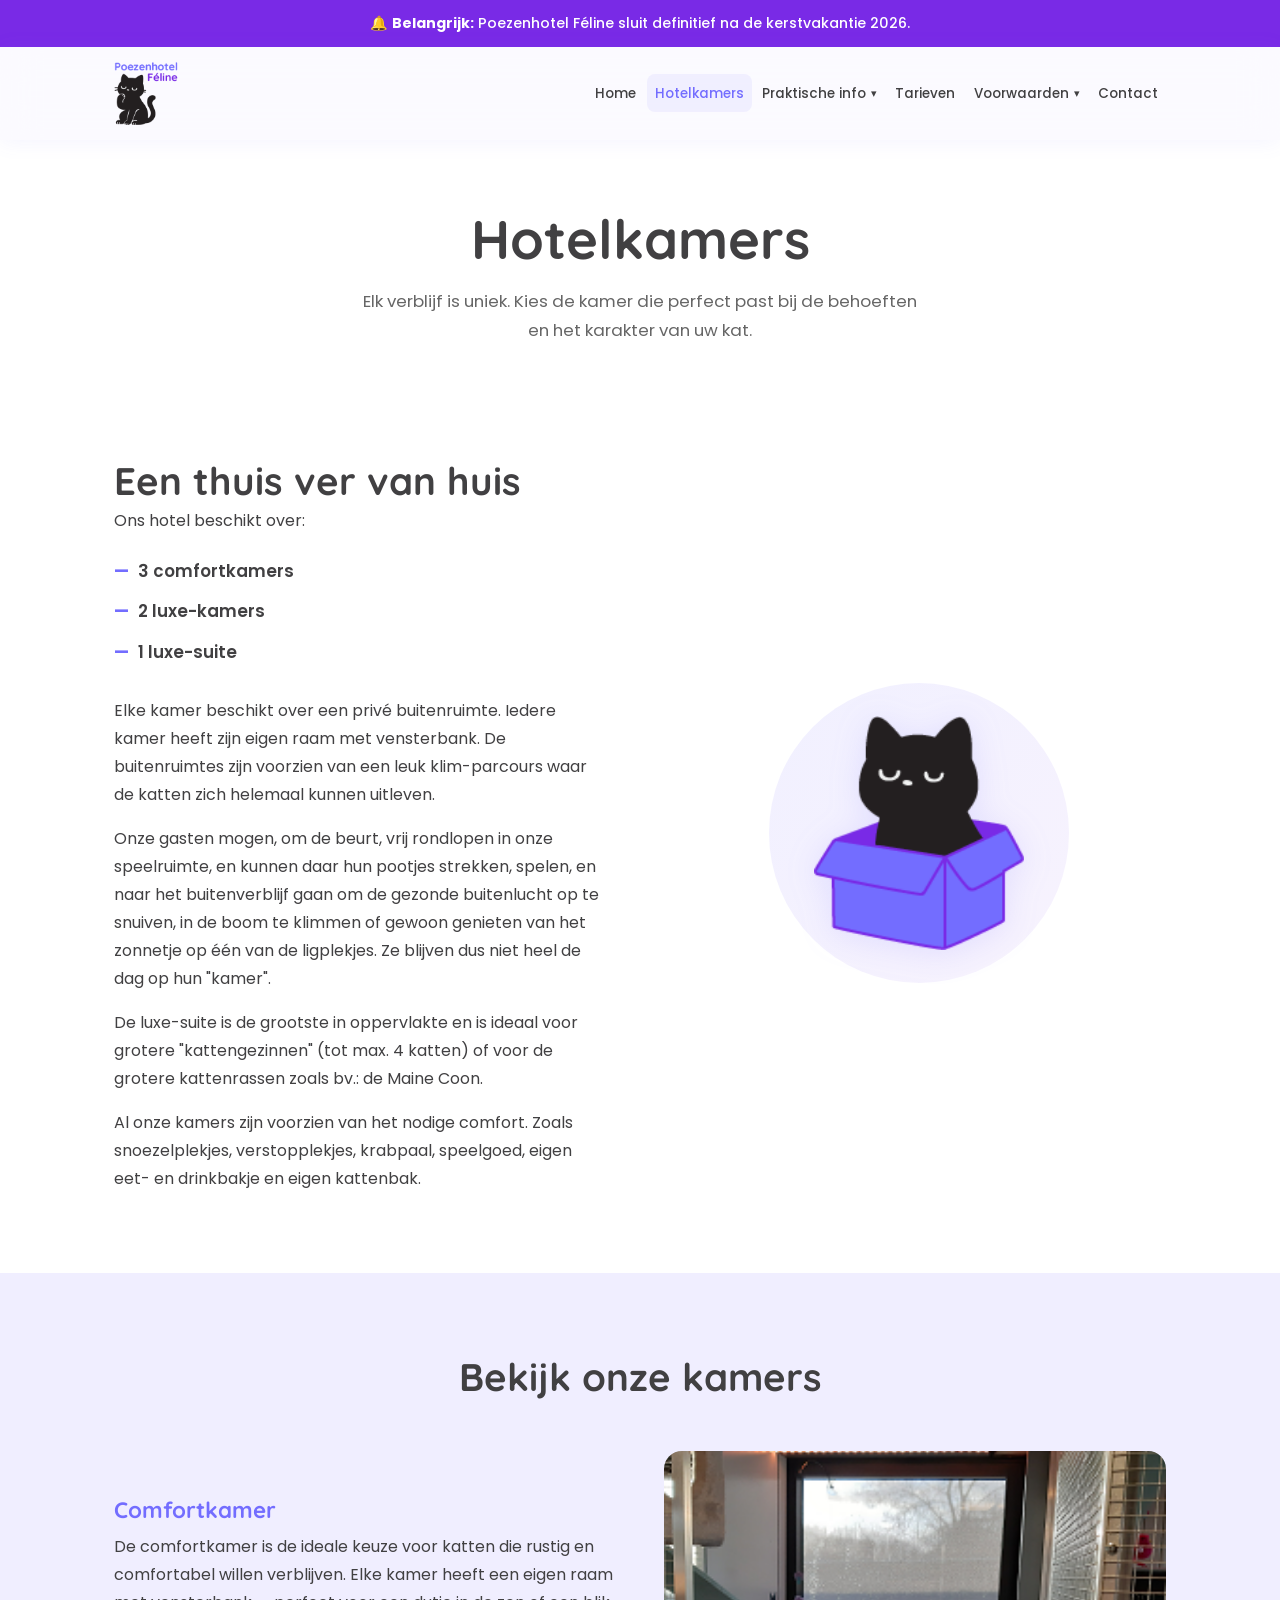
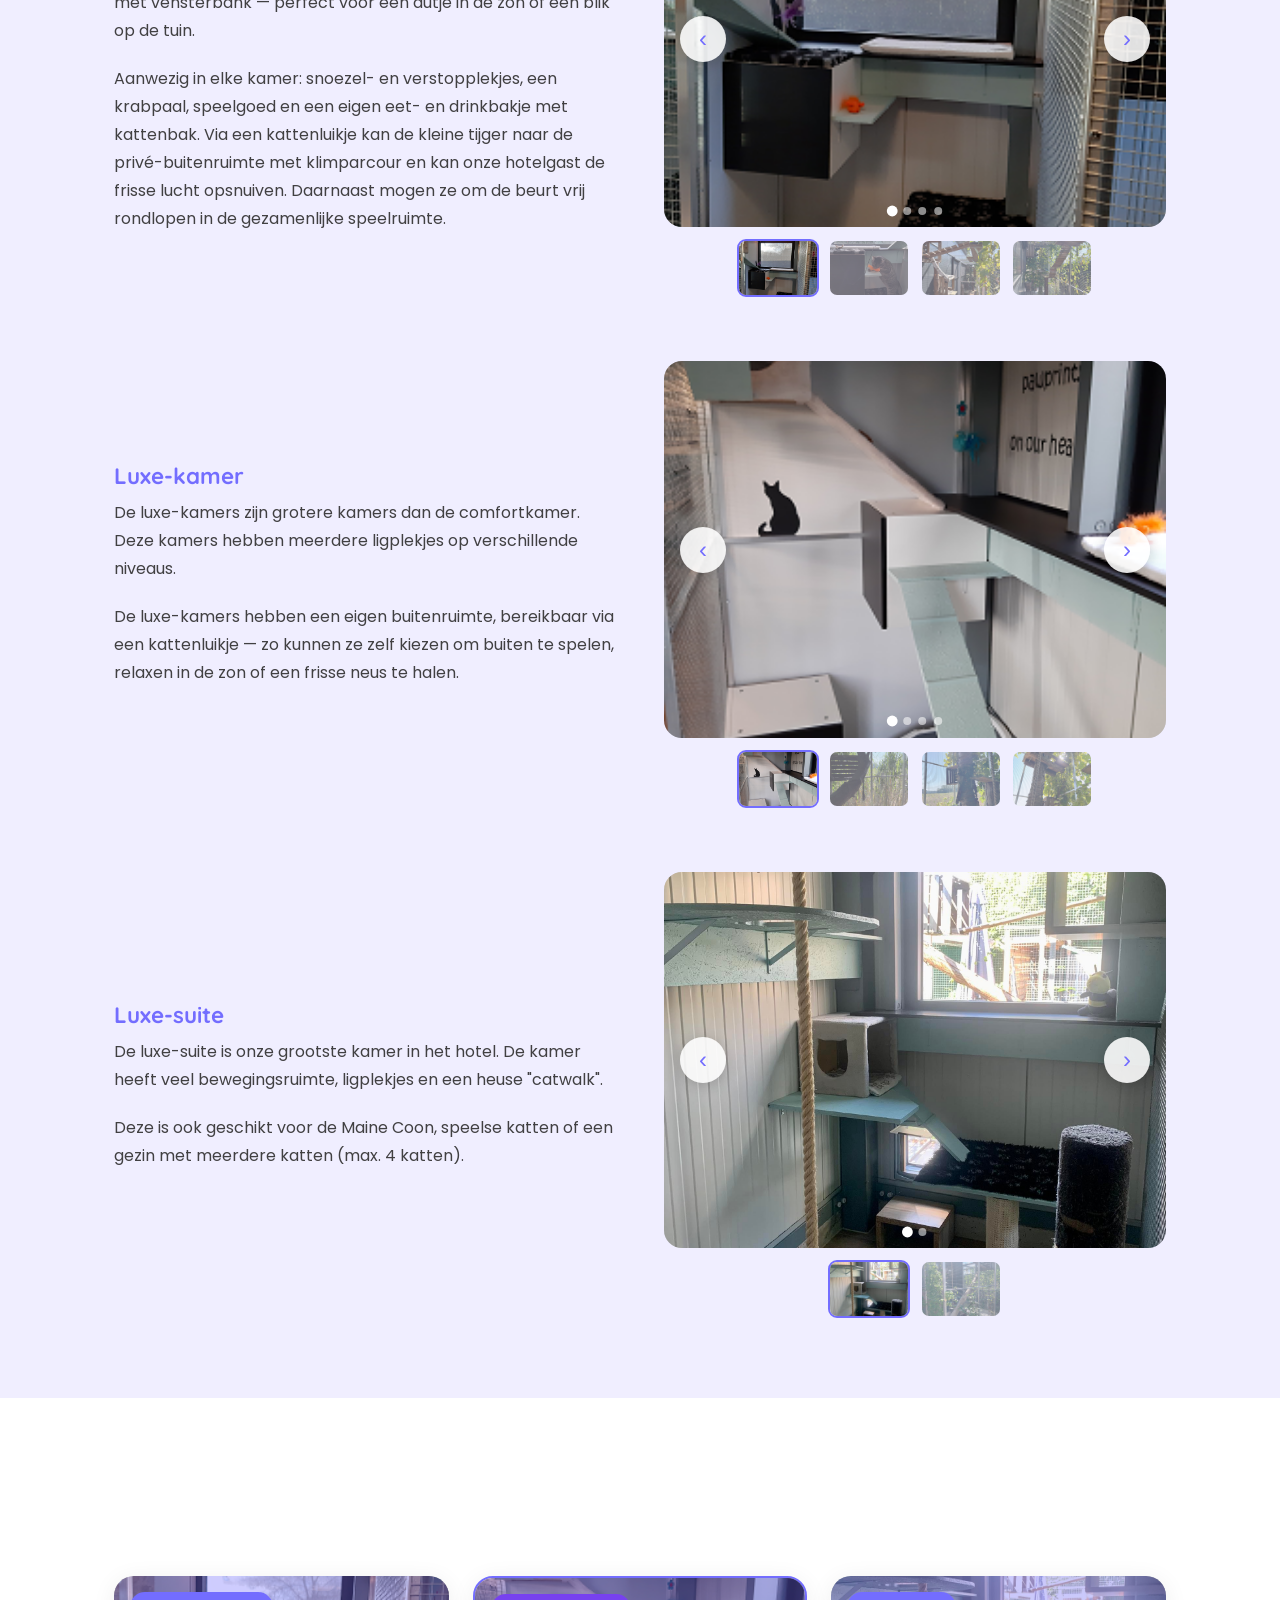
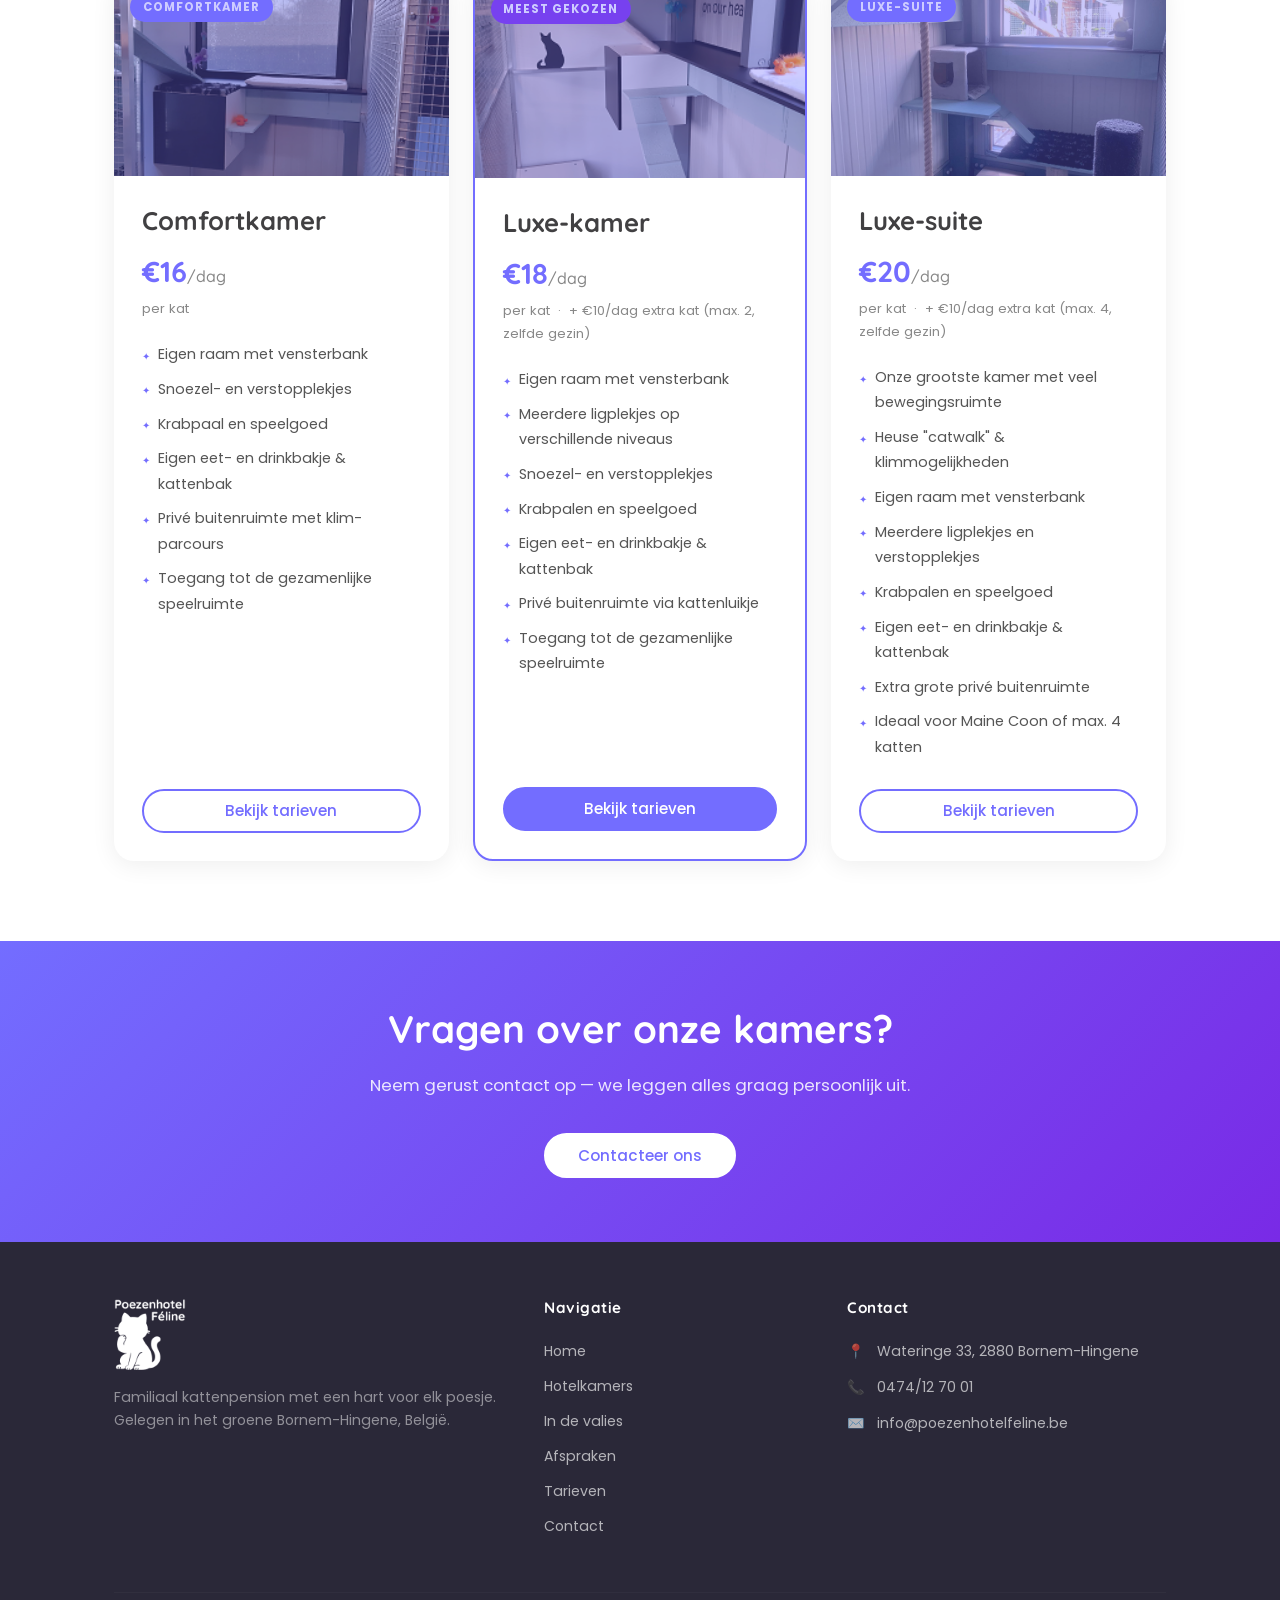
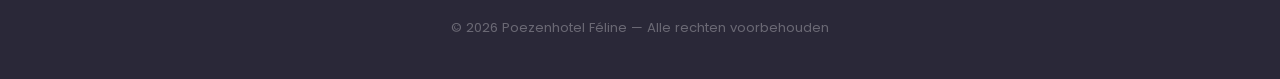
<file: kamers.html>
﻿<!DOCTYPE html>
<html lang="nl">
<head>
  <meta charset="UTF-8"/>
  <meta name="viewport" content="width=device-width, initial-scale=1.0"/>
  <title>Hotelkamers — Poezenhotel Féline</title>
  <meta name="description" content="Ontdek onze 3 kameropties: Comfortkamer, Luxe-kamer en Luxe-suite. Elk met eigen buitenruimte en maximale aandacht voor uw kat."/>
  <link rel="icon" type="image/svg+xml" href="favicon.svg"/>
  <link rel="stylesheet" href="css/styles.css"/>
</head>
<body>

  <div class="banner">
    <div class="container">
      🔔 <strong>Belangrijk:</strong> Poezenhotel Féline sluit definitief na de kerstvakantie 2026.
    </div>
  </div>

  <nav class="navbar">
    <div class="container nav-inner">
      <a href="index.html" class="logo">
        <img src="Afbeeldingen/Logo/Logo%20Poezenhotel%20Feline.png" alt="Poezenhotel Féline" class="logo-img">
      </a>
      <button class="hamburger" aria-label="Menu openen"><span></span><span></span><span></span></button>
      <ul class="nav-menu">
        <li><a href="index.html" class="nav-link">Home</a></li>
        <li><a href="kamers.html" class="nav-link">Hotelkamers</a></li>
        <li class="dropdown">
          <a href="praktische-info.html" class="nav-link">Praktische info</a>
          <ul class="dropdown-menu">
            <li><a href="praktische-info.html#in-de-valies" class="nav-link">In de valies</a></li>
            <li><a href="praktische-info.html#afspraken" class="nav-link">Afspraken</a></li>
            
          </ul>
        </li>
        <li><a href="tarieven.html" class="nav-link">Tarieven</a></li>
        <li class="dropdown">
          <a href="#" class="nav-link">Voorwaarden</a>
          <ul class="dropdown-menu">
            <li><a href="algemene-voorwaarden.html" class="nav-link">Algemene voorwaarden</a></li>
            <li><a href="betalingsvoorwaarden.html" class="nav-link">Betalingsvoorwaarden</a></li>
          </ul>
        </li>
        <li><a href="contact.html" class="nav-link">Contact</a></li>
      </ul>
    </div>
  </nav>

  <main>

    <header class="page-header">
      <div class="container">
        <h1>Hotelkamers</h1>
        <p>Elk verblijf is uniek. Kies de kamer die perfect past bij de behoeften en het karakter van uw kat.</p>
      </div>
    </header>

    <!-- INTRO -->
    <section style="background: var(--white); padding: 4rem 0;">
      <div class="container">
        <div class="split-section">
          <div class="fade-in-left">
            <h2>Een thuis ver van huis</h2>
            <p>Ons hotel beschikt over:</p>
            <ul class="room-count-list">
              <li>3 comfortkamers</li>
              <li>2 luxe-kamers</li>
              <li>1 luxe-suite</li>
            </ul>
            <p>Elke kamer beschikt over een privé buitenruimte. Iedere kamer heeft zijn eigen raam met vensterbank. De buitenruimtes zijn voorzien van een leuk klim-parcours waar de katten zich helemaal kunnen uitleven.</p>
            <p>Onze gasten mogen, om de beurt, vrij rondlopen in onze speelruimte, en kunnen daar hun pootjes strekken, spelen, en naar het buitenverblijf gaan om de gezonde buitenlucht op te snuiven, in de boom te klimmen of gewoon genieten van het zonnetje op één van de ligplekjes. Ze blijven dus niet heel de dag op hun "kamer".</p>
            <p>De luxe-suite is de grootste in oppervlakte en is ideaal voor grotere "kattengezinnen" (tot max. 4 katten) of voor de grotere kattenrassen zoals bv.: de Maine Coon.</p>
            <p>Al onze kamers zijn voorzien van het nodige comfort. Zoals snoezelplekjes, verstopplekjes, krabpaal, speelgoed, eigen eet- en drinkbakje en eigen kattenbak.</p>
          </div>
          <div class="split-visual fade-in-right">
            <div class="split-bubble">
              <img src="Afbeeldingen/Illustraties/Asset%206.png" alt="" class="illus-img">
            </div>
          </div>
        </div>
      </div>
    </section>

    <!-- PHOTO GALLERY -->
    <section style="background: var(--bg); padding: 5rem 0;">
      <div class="container">
        <div class="text-center mb-5 fade-in">
          <h2>Bekijk onze kamers</h2>
        </div>

        <!-- Comfortkamer carousel -->
        <div class="room-gallery-block fade-in">
          <div class="gallery-split">
            <div>
              <h3 class="room-gallery-title">Comfortkamer</h3>
              <p class="room-gallery-desc">De comfortkamer is de ideale keuze voor katten die rustig en comfortabel willen verblijven. Elke kamer heeft een eigen raam met vensterbank — perfect voor een dutje in de zon of een blik op de tuin.</p>
              <p class="room-gallery-desc">Aanwezig in elke kamer: snoezel- en verstopplekjes, een krabpaal, speelgoed en een eigen eet- en drinkbakje met kattenbak. Via een kattenluikje kan de kleine tijger naar de privé-buitenruimte met klimparcour en kan onze hotelgast de frisse lucht opsnuiven. Daarnaast mogen ze om de beurt vrij rondlopen in de gezamenlijke speelruimte.</p>
            </div>
            <div class="room-carousel" data-carousel>
              <div class="carousel-main">
                <button class="carousel-btn carousel-prev" aria-label="Vorige">&#8249;</button>
                <img src="Afbeeldingen/hotelkamers/comfortkamer/comfortkamer_een.png" class="carousel-slide active" alt="Comfortkamer">
                <img src="Afbeeldingen/hotelkamers/comfortkamer/comfortkamer_twee.png" class="carousel-slide" alt="Comfortkamer">
                <img src="Afbeeldingen/hotelkamers/comfortkamer/comfort_drie.png" class="carousel-slide" alt="Comfortkamer">
                <img src="Afbeeldingen/hotelkamers/comfortkamer/comfort_vier.png" class="carousel-slide" alt="Comfortkamer">
                <button class="carousel-btn carousel-next" aria-label="Volgende">&#8250;</button>
                <div class="carousel-dots">
                  <button class="carousel-dot active" aria-label="Foto 1"></button>
                  <button class="carousel-dot" aria-label="Foto 2"></button>
                  <button class="carousel-dot" aria-label="Foto 3"></button>
                  <button class="carousel-dot" aria-label="Foto 4"></button>
                </div>
              </div>
              <div class="carousel-thumbs">
                <img src="Afbeeldingen/hotelkamers/comfortkamer/comfortkamer_een.png" class="carousel-thumb active" alt="Comfortkamer 1">
                <img src="Afbeeldingen/hotelkamers/comfortkamer/comfortkamer_twee.png" class="carousel-thumb" alt="Comfortkamer 2">
                <img src="Afbeeldingen/hotelkamers/comfortkamer/comfort_drie.png" class="carousel-thumb" alt="Comfortkamer 3">
                <img src="Afbeeldingen/hotelkamers/comfortkamer/comfort_vier.png" class="carousel-thumb" alt="Comfortkamer 4">
              </div>
            </div>
          </div>
        </div>

        <!-- Luxe-kamer carousel -->
        <div class="room-gallery-block fade-in">
          <div class="gallery-split">
            <div>
              <h3 class="room-gallery-title">Luxe-kamer</h3>
              <p class="room-gallery-desc">De luxe-kamers zijn grotere kamers dan de comfortkamer. Deze kamers hebben meerdere ligplekjes op verschillende niveaus.</p>
              <p class="room-gallery-desc">De luxe-kamers hebben een eigen buitenruimte, bereikbaar via een kattenluikje — zo kunnen ze zelf kiezen om buiten te spelen, relaxen in de zon of een frisse neus te halen.</p>
            </div>
            <div class="room-carousel" data-carousel>
              <div class="carousel-main">
                <button class="carousel-btn carousel-prev" aria-label="Vorige">&#8249;</button>
                <img src="Afbeeldingen/hotelkamers/luxekamers/luxekamer_een.png" class="carousel-slide active" alt="Luxe-kamer">
                <img src="Afbeeldingen/hotelkamers/luxekamers/buiten-links-1.png" class="carousel-slide" alt="Luxe-kamer buitenruimte">
                <img src="Afbeeldingen/hotelkamers/luxekamers/buiten-rechts-1.png" class="carousel-slide" alt="Luxe-kamer buitenruimte">
                <img src="Afbeeldingen/hotelkamers/luxekamers/buiten-rechts-2.png" class="carousel-slide" alt="Luxe-kamer buitenruimte">
                <button class="carousel-btn carousel-next" aria-label="Volgende">&#8250;</button>
                <div class="carousel-dots">
                  <button class="carousel-dot active" aria-label="Foto 1"></button>
                  <button class="carousel-dot" aria-label="Foto 2"></button>
                  <button class="carousel-dot" aria-label="Foto 3"></button>
                  <button class="carousel-dot" aria-label="Foto 4"></button>
                </div>
              </div>
              <div class="carousel-thumbs">
                <img src="Afbeeldingen/hotelkamers/luxekamers/luxekamer_een.png" class="carousel-thumb active" alt="Luxe-kamer 1">
                <img src="Afbeeldingen/hotelkamers/luxekamers/buiten-links-1.png" class="carousel-thumb" alt="Luxe-kamer buiten 1">
                <img src="Afbeeldingen/hotelkamers/luxekamers/buiten-rechts-1.png" class="carousel-thumb" alt="Luxe-kamer buiten 2">
                <img src="Afbeeldingen/hotelkamers/luxekamers/buiten-rechts-2.png" class="carousel-thumb" alt="Luxe-kamer buiten 3">
              </div>
            </div>
          </div>
        </div>

        <!-- Luxe-suite carousel -->
        <div class="room-gallery-block fade-in">
          <div class="gallery-split">
            <div>
              <h3 class="room-gallery-title">Luxe-suite</h3>
              <p class="room-gallery-desc">De luxe-suite is onze grootste kamer in het hotel. De kamer heeft veel bewegingsruimte, ligplekjes en een heuse "catwalk".</p>
              <p class="room-gallery-desc">Deze is ook geschikt voor de Maine Coon, speelse katten of een gezin met meerdere katten (max. 4 katten).</p>
            </div>
            <div class="room-carousel" data-carousel>
              <div class="carousel-main">
                <button class="carousel-btn carousel-prev" aria-label="Vorige">&#8249;</button>
                <img src="Afbeeldingen/hotelkamers/luxesuite/luxesuitebinnen.jpg" class="carousel-slide active" alt="Luxe-suite binnen">
                <img src="Afbeeldingen/hotelkamers/luxesuite/luxesuitebuiten.jpg" class="carousel-slide" alt="Luxe-suite buiten">
                <button class="carousel-btn carousel-next" aria-label="Volgende">&#8250;</button>
                <div class="carousel-dots">
                  <button class="carousel-dot active" aria-label="Foto 1"></button>
                  <button class="carousel-dot" aria-label="Foto 2"></button>
                </div>
              </div>
              <div class="carousel-thumbs">
                <img src="Afbeeldingen/hotelkamers/luxesuite/luxesuitebinnen.jpg" class="carousel-thumb active" alt="Luxe-suite binnen">
                <img src="Afbeeldingen/hotelkamers/luxesuite/luxesuitebuiten.jpg" class="carousel-thumb" alt="Luxe-suite buiten">
              </div>
            </div>
          </div>
        </div>

      </div>
    </section>

    <!-- ROOMS -->
    <section style="background: var(--white);">
      <div class="container">
        <div class="text-center mb-5 fade-in">
          <h2>Kies het perfecte verblijf</h2>
        </div>
        <div class="card-grid card-grid-3">

          <!-- Comfortkamer -->
          <div class="room-card fade-in fade-in-delay-1">
            <div class="room-img">
              <span class="room-img-label">Comfortkamer</span>
              <img src="Afbeeldingen/hotelkamers/comfortkamer/comfortkamer_een.png" alt="Comfortkamer">
            </div>
            <div class="room-body">
              <h3>Comfortkamer</h3>
              <div class="room-price">€16<span style="font-size:1rem;font-weight:500;color:#888;">/dag</span></div>
              <div class="room-price-note">per kat</div>
              <ul class="room-features">
                <li>Eigen raam met vensterbank</li>
                <li>Snoezel- en verstopplekjes</li>
                <li>Krabpaal en speelgoed</li>
                <li>Eigen eet- en drinkbakje &amp; kattenbak</li>
                <li>Privé buitenruimte met klim-parcours</li>
                <li>Toegang tot de gezamenlijke speelruimte</li>
              </ul>
              <a href="tarieven.html" class="btn btn-outline" style="width:100%;justify-content:center;">Bekijk tarieven</a>
            </div>
          </div>

          <!-- Luxe-kamer -->
          <div class="room-card fade-in fade-in-delay-2" style="border: 2px solid var(--primary);">
            <div class="room-img">
              <span class="room-img-label" style="background: var(--secondary);">Meest gekozen</span>
              <img src="Afbeeldingen/hotelkamers/luxekamers/luxekamer_een.png" alt="Luxe-kamer">
            </div>
            <div class="room-body">
              <h3>Luxe-kamer</h3>
              <div class="room-price">€18<span style="font-size:1rem;font-weight:500;color:#888;">/dag</span></div>
              <div class="room-price-note">per kat &nbsp;·&nbsp; + €10/dag extra kat (max. 2, zelfde gezin)</div>
              <ul class="room-features">
                <li>Eigen raam met vensterbank</li>
                <li>Meerdere ligplekjes op verschillende niveaus</li>
                <li>Snoezel- en verstopplekjes</li>
                <li>Krabpalen en speelgoed</li>
                <li>Eigen eet- en drinkbakje &amp; kattenbak</li>
                <li>Privé buitenruimte via kattenluikje</li>
                <li>Toegang tot de gezamenlijke speelruimte</li>
              </ul>
              <a href="tarieven.html" class="btn btn-primary" style="width:100%;justify-content:center;">Bekijk tarieven</a>
            </div>
          </div>

          <!-- Luxe-suite -->
          <div class="room-card fade-in fade-in-delay-3">
            <div class="room-img">
              <span class="room-img-label">Luxe-suite</span>
              <img src="Afbeeldingen/hotelkamers/luxesuite/luxesuitebinnen.jpg" alt="Luxe-suite">
            </div>
            <div class="room-body">
              <h3>Luxe-suite</h3>
              <div class="room-price">€20<span style="font-size:1rem;font-weight:500;color:#888;">/dag</span></div>
              <div class="room-price-note">per kat &nbsp;·&nbsp; + €10/dag extra kat (max. 4, zelfde gezin)</div>
              <ul class="room-features">
                <li>Onze grootste kamer met veel bewegingsruimte</li>
                <li>Heuse "catwalk" &amp; klimmogelijkheden</li>
                <li>Eigen raam met vensterbank</li>
                <li>Meerdere ligplekjes en verstopplekjes</li>
                <li>Krabpalen en speelgoed</li>
                <li>Eigen eet- en drinkbakje &amp; kattenbak</li>
                <li>Extra grote privé buitenruimte</li>
                <li>Ideaal voor Maine Coon of max. 4 katten</li>
              </ul>
              <a href="tarieven.html" class="btn btn-outline" style="width:100%;justify-content:center;">Bekijk tarieven</a>
            </div>
          </div>

        </div>
      </div>
    </section>

    <!-- CTA -->
    <section class="cta-section">
      <div class="container fade-in">
        <h2>Vragen over onze kamers?</h2>
        <p>Neem gerust contact op — we leggen alles graag persoonlijk uit.</p>
        <a href="contact.html" class="btn btn-white">Contacteer ons</a>
      </div>
    </section>

  </main>

  <footer>
    <div class="container">
      <div class="footer-inner">
        <div class="footer-brand">
          <a href="index.html" class="logo" style="margin-bottom:1rem;">
            <img src="Afbeeldingen/Logo/Logo%20Poezenhotel%20Feline.png" alt="Poezenhotel Féline" class="logo-img logo-img-footer">
          </a>
          <p>Familiaal kattenpension met een hart voor elk poesje. Gelegen in het groene Bornem-Hingene, België.</p>
        </div>
        <div class="footer-col">
          <h4>Navigatie</h4>
          <ul>
            <li><a href="index.html">Home</a></li>
            <li><a href="kamers.html">Hotelkamers</a></li>
            <li><a href="praktische-info.html#in-de-valies">In de valies</a></li>
            <li><a href="praktische-info.html#afspraken">Afspraken</a></li>
            
            <li><a href="tarieven.html">Tarieven</a></li>
            <li><a href="contact.html">Contact</a></li>
          </ul>
        </div>
        <div class="footer-col">
          <h4>Contact</h4>
          <div class="footer-contact-item"><span>📍</span><span>Wateringe 33, 2880 Bornem-Hingene</span></div>
          <div class="footer-contact-item"><span>📞</span><a href="tel:0474127001">0474/12 70 01</a></div>
          <div class="footer-contact-item"><span>✉️</span><a href="mailto:info@poezenhotelfeline.be">info@poezenhotelfeline.be</a></div>
        </div>
      </div>
      <div class="footer-bottom"><p>&copy; 2026 Poezenhotel Féline &mdash; Alle rechten voorbehouden</p></div>
    </div>
  </footer>

  <script src="js/main.js"></script>
</body>
</html>
</file>
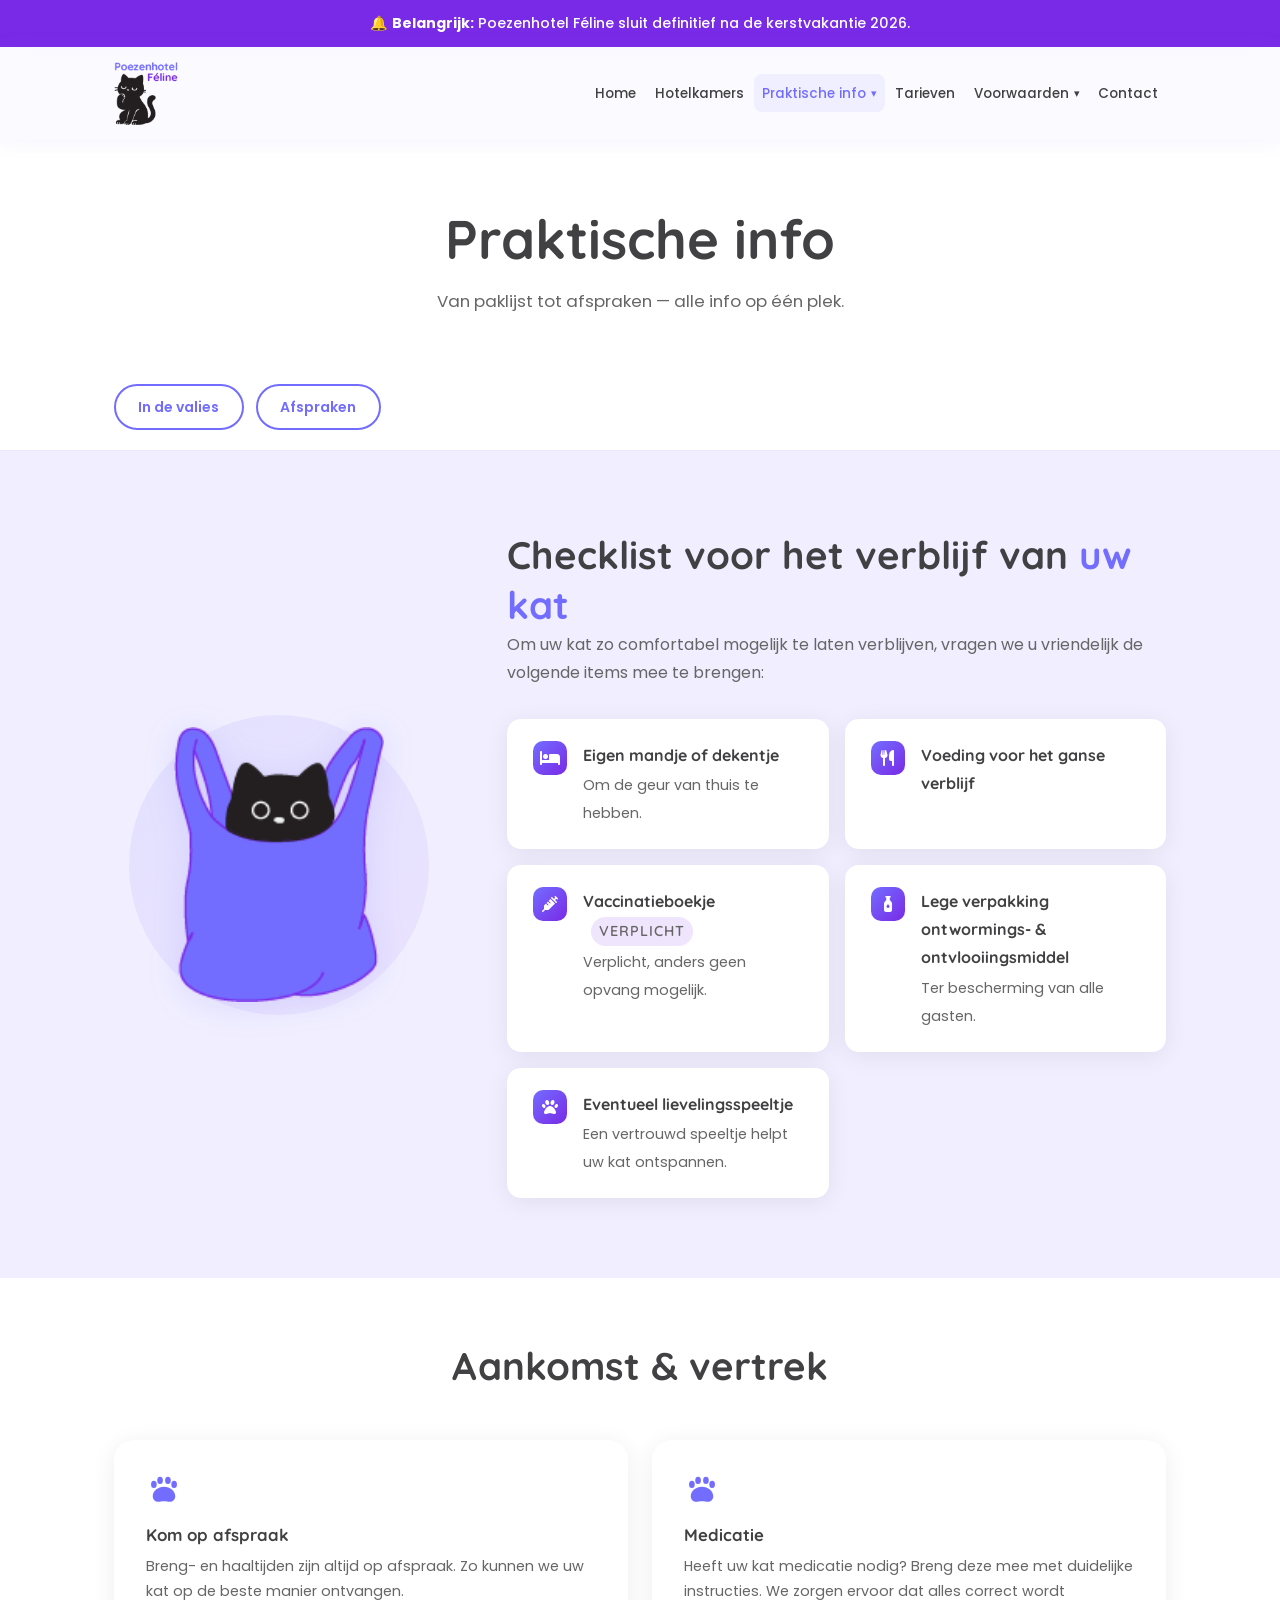
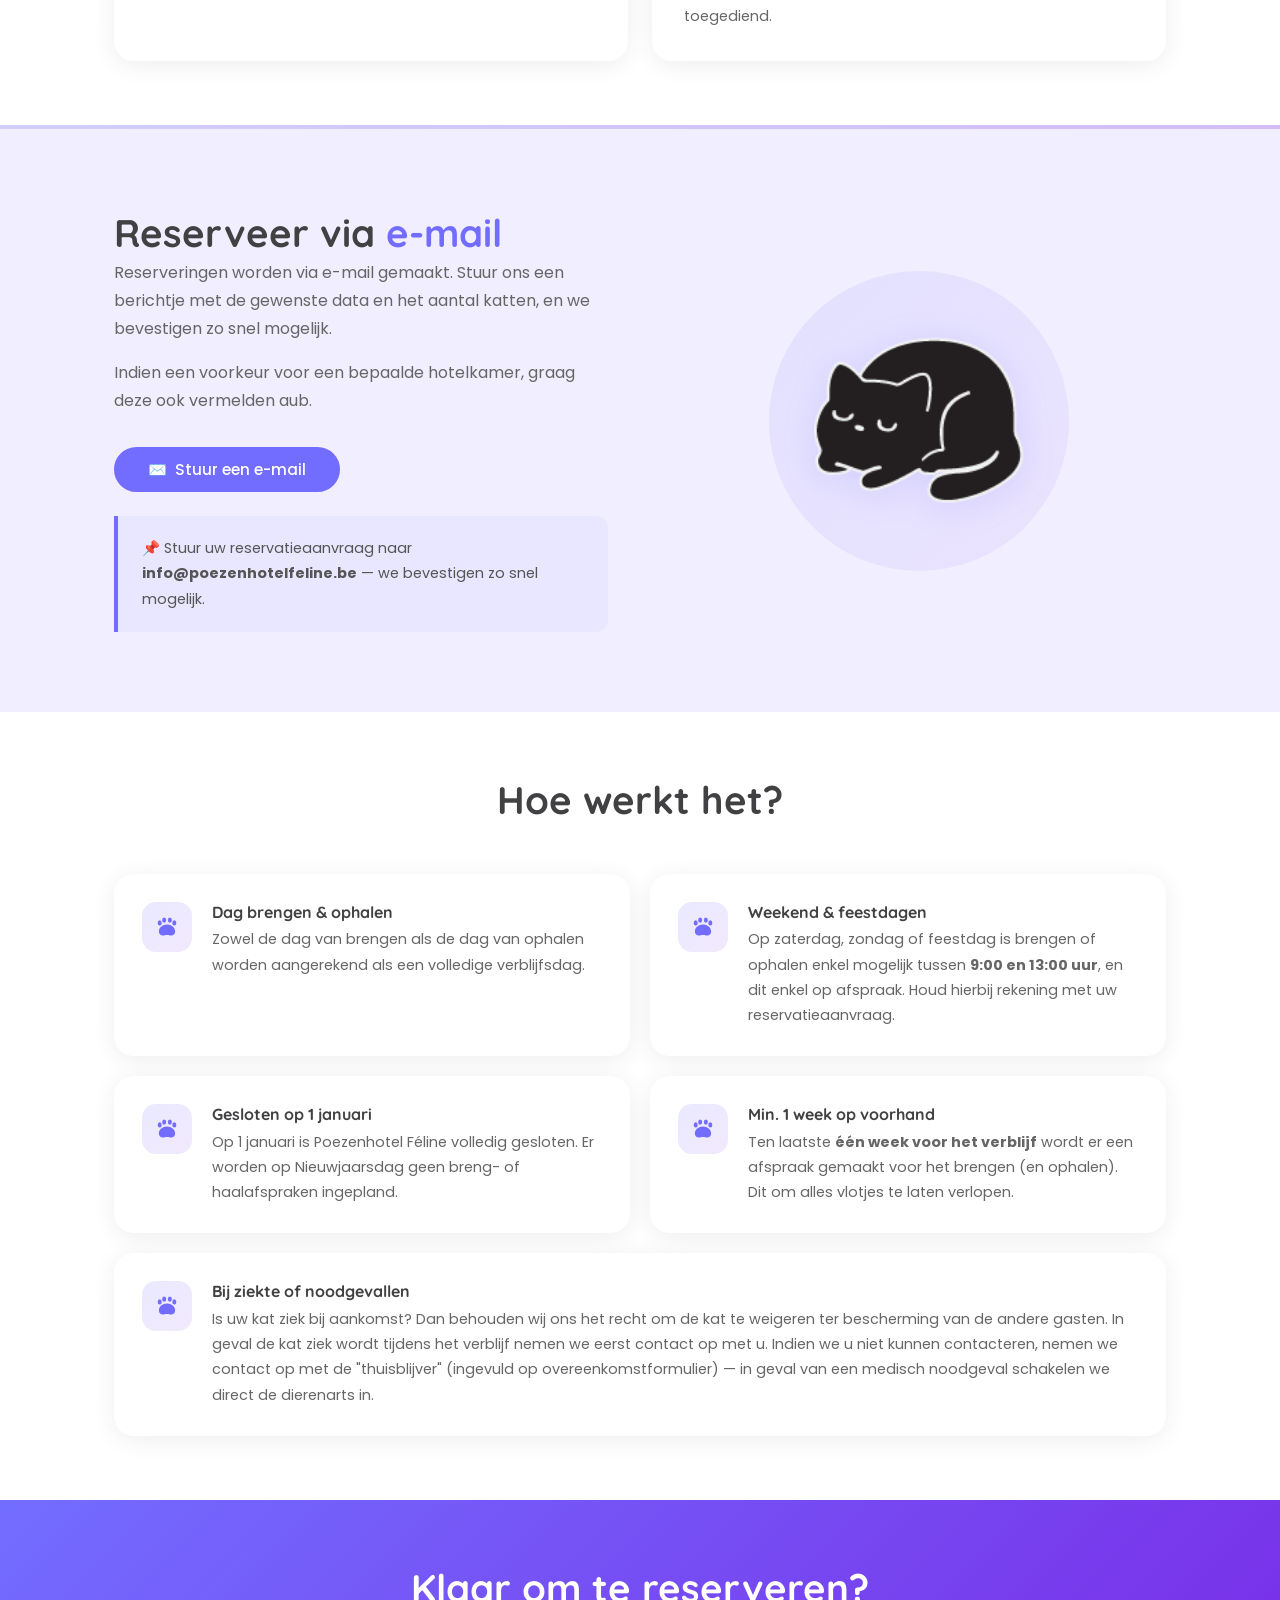
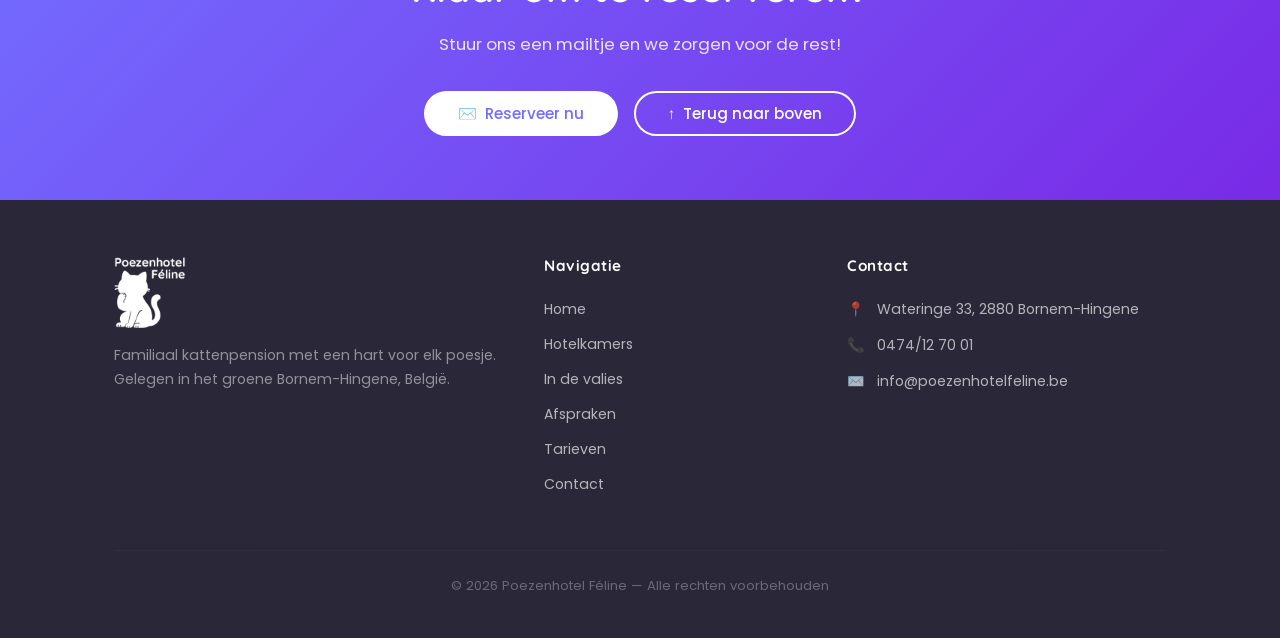
<file: praktische-info.html>
﻿<!DOCTYPE html>
<html lang="nl">
<head>
  <meta charset="UTF-8"/>
  <meta name="viewport" content="width=device-width, initial-scale=1.0"/>
  <title>Praktische info — Poezenhotel Féline</title>
  <meta name="description" content="Alles wat u moet weten: wat meebrengen en hoe reserveren. Alle praktische info op één plek."/>
  <link rel="icon" type="image/svg+xml" href="favicon.svg"/>
  <link rel="stylesheet" href="css/styles.css"/>
  <link rel="stylesheet" href="https://cdnjs.cloudflare.com/ajax/libs/font-awesome/6.5.0/css/all.min.css"/>
</head>
<body>

  <div class="banner">
    <div class="container">
      🔔 <strong>Belangrijk:</strong> Poezenhotel Féline sluit definitief na de kerstvakantie 2026.
    </div>
  </div>

  <nav class="navbar">
    <div class="container nav-inner">
      <a href="index.html" class="logo">
        <img src="Afbeeldingen/Logo/Logo%20Poezenhotel%20Feline.png" alt="Poezenhotel Féline" class="logo-img">
      </a>
      <button class="hamburger" aria-label="Menu openen"><span></span><span></span><span></span></button>
      <ul class="nav-menu">
        <li><a href="index.html" class="nav-link">Home</a></li>
        <li><a href="kamers.html" class="nav-link">Hotelkamers</a></li>
        <li class="dropdown">
          <a href="praktische-info.html" class="nav-link">Praktische info</a>
          <ul class="dropdown-menu">
            <li><a href="praktische-info.html#in-de-valies" class="nav-link">In de valies</a></li>
            <li><a href="praktische-info.html#afspraken" class="nav-link">Afspraken</a></li>
            
          </ul>
        </li>
        <li><a href="tarieven.html" class="nav-link">Tarieven</a></li>
        <li class="dropdown">
          <a href="#" class="nav-link">Voorwaarden</a>
          <ul class="dropdown-menu">
            <li><a href="algemene-voorwaarden.html" class="nav-link">Algemene voorwaarden</a></li>
            <li><a href="betalingsvoorwaarden.html" class="nav-link">Betalingsvoorwaarden</a></li>
          </ul>
        </li>
        <li><a href="contact.html" class="nav-link">Contact</a></li>
      </ul>
    </div>
  </nav>

  <main>

    <header class="page-header">
      <div class="container">
        <h1>Praktische info</h1>
        <p>Van paklijst tot afspraken — alle info op één plek.</p>
      </div>
    </header>

    <!-- IN-PAGE NAVIGATION -->
    <div class="praktisch-nav">
      <div class="container">
        <a href="#in-de-valies" class="praktisch-nav-link">In de valies</a>
        <a href="#afspraken" class="praktisch-nav-link">Afspraken</a>
      </div>
    </div>

    <!-- ═══════════════════════════════════════ -->
    <!-- SECTION 1: IN DE VALIES               -->
    <!-- ═══════════════════════════════════════ -->

    <section id="in-de-valies" style="padding: 5rem 0;">
      <div class="container">
        <div class="split-section split-section-wide" style="align-items: center;">

          <div class="split-visual fade-in-left">
            <div class="split-bubble">
              <img src="Afbeeldingen/Illustraties/Asset%205.png" alt="" class="illus-img">
            </div>
          </div>

          <div class="fade-in-right">
            <h2>Checklist voor het verblijf van <span class="text-primary">uw kat</span></h2>
            <p class="mb-4" style="color:#666;">Om uw kat zo comfortabel mogelijk te laten verblijven, vragen we u vriendelijk de volgende items mee te brengen:</p>

            <ul class="checklist">
              <li class="checklist-item fade-in fade-in-delay-1">
                <span class="checklist-check"><i class="fa-solid fa-bed"></i></span>
                <div class="checklist-text">
                  <strong>Eigen mandje of dekentje</strong>
                  <span>Om de geur van thuis te hebben.</span>
                </div>
              </li>
              <li class="checklist-item fade-in fade-in-delay-1">
                <span class="checklist-check"><i class="fa-solid fa-utensils"></i></span>
                <div class="checklist-text">
                  <strong>Voeding voor het ganse verblijf</strong>
                </div>
              </li>
              <li class="checklist-item fade-in fade-in-delay-2">
                <span class="checklist-check"><i class="fa-solid fa-syringe"></i></span>
                <div class="checklist-text">
                  <strong>Vaccinatieboekje <span class="checklist-required">Verplicht</span></strong>
                  <span>Verplicht, anders geen opvang mogelijk.</span>
                </div>
              </li>
              <li class="checklist-item fade-in fade-in-delay-2">
                <span class="checklist-check"><i class="fa-solid fa-bottle-droplet"></i></span>
                <div class="checklist-text">
                  <strong>Lege verpakking ontwormings- &amp; ontvlooiingsmiddel</strong>
                  <span>Ter bescherming van alle gasten.</span>
                </div>
              </li>
              <li class="checklist-item fade-in fade-in-delay-3">
                <span class="checklist-check"><i class="fa-solid fa-paw"></i></span>
                <div class="checklist-text">
                  <strong>Eventueel lievelingsspeeltje</strong>
                  <span>Een vertrouwd speeltje helpt uw kat ontspannen.</span>
                </div>
              </li>
            </ul>

          </div>

        </div>
      </div>
    </section>

    <section style="background: var(--white); padding: 4rem 0;">
      <div class="container">
        <div class="text-center mb-5 fade-in">
          <h2>Aankomst &amp; vertrek</h2>
        </div>
        <div class="card-grid card-grid-2">
          <div class="card fade-in fade-in-delay-1">
            <div style="margin-bottom:1rem;"><svg viewBox="0 0 32 32" fill="none" xmlns="http://www.w3.org/2000/svg" width="36" height="36"><ellipse cx="7" cy="11" rx="2.5" ry="3.2" fill="#736dff"/><ellipse cx="12.5" cy="7.5" rx="2.5" ry="3.2" fill="#736dff"/><ellipse cx="19.5" cy="7.5" rx="2.5" ry="3.2" fill="#736dff"/><ellipse cx="25" cy="11" rx="2.5" ry="3.2" fill="#736dff"/><path d="M16 13c-5.5 0-10 3.8-10 8.5 0 3 2.2 5 5 5 1.5 0 2.8-.6 5-.6s3.5.6 5 .6c2.8 0 5-2 5-5C26 16.8 21.5 13 16 13z" fill="#736dff"/></svg></div>
            <h3 style="font-size:1.05rem;margin-bottom:0.5rem;">Kom op afspraak</h3>
            <p style="font-size:0.9rem;color:#666;margin:0;">Breng- en haaltijden zijn altijd op afspraak. Zo kunnen we uw kat op de beste manier ontvangen.</p>
          </div>
          <div class="card fade-in fade-in-delay-2">
            <div style="margin-bottom:1rem;"><svg viewBox="0 0 32 32" fill="none" xmlns="http://www.w3.org/2000/svg" width="36" height="36"><ellipse cx="7" cy="11" rx="2.5" ry="3.2" fill="#736dff"/><ellipse cx="12.5" cy="7.5" rx="2.5" ry="3.2" fill="#736dff"/><ellipse cx="19.5" cy="7.5" rx="2.5" ry="3.2" fill="#736dff"/><ellipse cx="25" cy="11" rx="2.5" ry="3.2" fill="#736dff"/><path d="M16 13c-5.5 0-10 3.8-10 8.5 0 3 2.2 5 5 5 1.5 0 2.8-.6 5-.6s3.5.6 5 .6c2.8 0 5-2 5-5C26 16.8 21.5 13 16 13z" fill="#736dff"/></svg></div>
            <h3 style="font-size:1.05rem;margin-bottom:0.5rem;">Medicatie</h3>
            <p style="font-size:0.9rem;color:#666;margin:0;">Heeft uw kat medicatie nodig? Breng deze mee met duidelijke instructies. We zorgen ervoor dat alles correct wordt toegediend.</p>
          </div>
        </div>
      </div>
    </section>

    <!-- SECTION DIVIDER -->
    <div class="praktisch-divider"></div>

    <!-- ═══════════════════════════════════════ -->
    <!-- SECTION 2: AFSPRAKEN                  -->
    <!-- ═══════════════════════════════════════ -->

    <section id="afspraken" style="background: var(--bg); padding: 5rem 0;">
      <div class="container">
        <div class="split-section">
          <div class="fade-in-left">
            <h2>Reserveer via <span class="text-primary">e-mail</span></h2>
            <p style="color:#666;">Reserveringen worden via e-mail gemaakt. Stuur ons een berichtje met de gewenste data en het aantal katten, en we bevestigen zo snel mogelijk.</p>
            <p style="color:#666;">Indien een voorkeur voor een bepaalde hotelkamer, graag deze ook vermelden aub.</p>
            <a href="contact.html" class="btn btn-primary" style="margin-top:1rem;">
              ✉️ &nbsp;Stuur een e-mail
            </a>
            <div class="note-box mt-3">
              <p>📌 Stuur uw reservatieaanvraag naar <strong><a href="mailto:info@poezenhotelfeline.be" style="color:inherit;">info@poezenhotelfeline.be</a></strong> — we bevestigen zo snel mogelijk.</p>
            </div>
          </div>
          <div class="split-visual fade-in-right">
            <div class="split-bubble">
              <img src="Afbeeldingen/Illustraties/Asset%204.png" alt="" class="illus-img">
            </div>
          </div>
        </div>
      </div>
    </section>

    <section style="background: var(--white); padding: 4rem 0;">
      <div class="container">
        <div class="text-center mb-5 fade-in">
          <h2>Hoe werkt het?</h2>
        </div>
        <div class="card-grid card-grid-2" style="gap: 1.25rem;">

          <div class="info-card fade-in fade-in-delay-1">
            <div class="info-icon"><svg viewBox="0 0 32 32" fill="none" xmlns="http://www.w3.org/2000/svg" width="26" height="26"><ellipse cx="7" cy="11" rx="2.5" ry="3.2" fill="#736dff"/><ellipse cx="12.5" cy="7.5" rx="2.5" ry="3.2" fill="#736dff"/><ellipse cx="19.5" cy="7.5" rx="2.5" ry="3.2" fill="#736dff"/><ellipse cx="25" cy="11" rx="2.5" ry="3.2" fill="#736dff"/><path d="M16 13c-5.5 0-10 3.8-10 8.5 0 3 2.2 5 5 5 1.5 0 2.8-.6 5-.6s3.5.6 5 .6c2.8 0 5-2 5-5C26 16.8 21.5 13 16 13z" fill="#736dff"/></svg></div>
            <div class="info-content">
              <h3>Dag brengen &amp; ophalen</h3>
              <p>Zowel de dag van brengen als de dag van ophalen worden aangerekend als een volledige verblijfsdag.</p>
            </div>
          </div>

          <div class="info-card fade-in fade-in-delay-2">
            <div class="info-icon"><svg viewBox="0 0 32 32" fill="none" xmlns="http://www.w3.org/2000/svg" width="26" height="26"><ellipse cx="7" cy="11" rx="2.5" ry="3.2" fill="#736dff"/><ellipse cx="12.5" cy="7.5" rx="2.5" ry="3.2" fill="#736dff"/><ellipse cx="19.5" cy="7.5" rx="2.5" ry="3.2" fill="#736dff"/><ellipse cx="25" cy="11" rx="2.5" ry="3.2" fill="#736dff"/><path d="M16 13c-5.5 0-10 3.8-10 8.5 0 3 2.2 5 5 5 1.5 0 2.8-.6 5-.6s3.5.6 5 .6c2.8 0 5-2 5-5C26 16.8 21.5 13 16 13z" fill="#736dff"/></svg></div>
            <div class="info-content">
              <h3>Weekend &amp; feestdagen</h3>
              <p>Op zaterdag, zondag of feestdag is brengen of ophalen enkel mogelijk tussen <strong>9:00 en 13:00 uur</strong>, en dit enkel op afspraak. Houd hierbij rekening met uw reservatieaanvraag.</p>
            </div>
          </div>

          <div class="info-card fade-in fade-in-delay-2">
            <div class="info-icon"><svg viewBox="0 0 32 32" fill="none" xmlns="http://www.w3.org/2000/svg" width="26" height="26"><ellipse cx="7" cy="11" rx="2.5" ry="3.2" fill="#736dff"/><ellipse cx="12.5" cy="7.5" rx="2.5" ry="3.2" fill="#736dff"/><ellipse cx="19.5" cy="7.5" rx="2.5" ry="3.2" fill="#736dff"/><ellipse cx="25" cy="11" rx="2.5" ry="3.2" fill="#736dff"/><path d="M16 13c-5.5 0-10 3.8-10 8.5 0 3 2.2 5 5 5 1.5 0 2.8-.6 5-.6s3.5.6 5 .6c2.8 0 5-2 5-5C26 16.8 21.5 13 16 13z" fill="#736dff"/></svg></div>
            <div class="info-content">
              <h3>Gesloten op 1 januari</h3>
              <p>Op 1 januari is Poezenhotel Féline volledig gesloten. Er worden op Nieuwjaarsdag geen breng- of haalafspraken ingepland.</p>
            </div>
          </div>

          <div class="info-card fade-in fade-in-delay-3">
            <div class="info-icon"><svg viewBox="0 0 32 32" fill="none" xmlns="http://www.w3.org/2000/svg" width="26" height="26"><ellipse cx="7" cy="11" rx="2.5" ry="3.2" fill="#736dff"/><ellipse cx="12.5" cy="7.5" rx="2.5" ry="3.2" fill="#736dff"/><ellipse cx="19.5" cy="7.5" rx="2.5" ry="3.2" fill="#736dff"/><ellipse cx="25" cy="11" rx="2.5" ry="3.2" fill="#736dff"/><path d="M16 13c-5.5 0-10 3.8-10 8.5 0 3 2.2 5 5 5 1.5 0 2.8-.6 5-.6s3.5.6 5 .6c2.8 0 5-2 5-5C26 16.8 21.5 13 16 13z" fill="#736dff"/></svg></div>
            <div class="info-content">
              <h3>Min. 1 week op voorhand</h3>
              <p>Ten laatste <strong>één week voor het verblijf</strong> wordt er een afspraak gemaakt voor het brengen (en ophalen). Dit om alles vlotjes te laten verlopen.</p>
            </div>
          </div>

          <div class="info-card fade-in fade-in-delay-3" style="grid-column: 1 / -1;">
            <div class="info-icon"><svg viewBox="0 0 32 32" fill="none" xmlns="http://www.w3.org/2000/svg" width="26" height="26"><ellipse cx="7" cy="11" rx="2.5" ry="3.2" fill="#736dff"/><ellipse cx="12.5" cy="7.5" rx="2.5" ry="3.2" fill="#736dff"/><ellipse cx="19.5" cy="7.5" rx="2.5" ry="3.2" fill="#736dff"/><ellipse cx="25" cy="11" rx="2.5" ry="3.2" fill="#736dff"/><path d="M16 13c-5.5 0-10 3.8-10 8.5 0 3 2.2 5 5 5 1.5 0 2.8-.6 5-.6s3.5.6 5 .6c2.8 0 5-2 5-5C26 16.8 21.5 13 16 13z" fill="#736dff"/></svg></div>
            <div class="info-content">
              <h3>Bij ziekte of noodgevallen</h3>
              <p>Is uw kat ziek bij aankomst? Dan behouden wij ons het recht om de kat te weigeren ter bescherming van de andere gasten. In geval de kat ziek wordt tijdens het verblijf nemen we eerst contact op met u. Indien we u niet kunnen contacteren, nemen we contact op met de "thuisblijver" (ingevuld op overeenkomstformulier) — in geval van een medisch noodgeval schakelen we direct de dierenarts in.</p>
            </div>
          </div>

        </div>
      </div>
    </section>


    <section class="cta-section">
      <div class="container fade-in">
        <h2>Klaar om te reserveren?</h2>
        <p>Stuur ons een mailtje en we zorgen voor de rest!</p>
        <div style="display:flex;gap:1rem;justify-content:center;flex-wrap:wrap;">
          <a href="contact.html" class="btn btn-white">✉️ &nbsp;Reserveer nu</a>
          <a href="#" class="btn btn-white" style="background:transparent;border-color:white;color:white;" onclick="window.scrollTo({top:0,behavior:'smooth'});return false;">↑ &nbsp;Terug naar boven</a>
        </div>
      </div>
    </section>

  </main>

  <footer>
    <div class="container">
      <div class="footer-inner">
        <div class="footer-brand">
          <a href="index.html" class="logo" style="margin-bottom:1rem;">
            <img src="Afbeeldingen/Logo/Logo%20Poezenhotel%20Feline.png" alt="Poezenhotel Féline" class="logo-img logo-img-footer">
          </a>
          <p>Familiaal kattenpension met een hart voor elk poesje. Gelegen in het groene Bornem-Hingene, België.</p>
        </div>
        <div class="footer-col">
          <h4>Navigatie</h4>
          <ul>
            <li><a href="index.html">Home</a></li>
            <li><a href="kamers.html">Hotelkamers</a></li>
            <li><a href="praktische-info.html#in-de-valies">In de valies</a></li>
            <li><a href="praktische-info.html#afspraken">Afspraken</a></li>
            
            <li><a href="tarieven.html">Tarieven</a></li>
            <li><a href="contact.html">Contact</a></li>
          </ul>
        </div>
        <div class="footer-col">
          <h4>Contact</h4>
          <div class="footer-contact-item"><span>📍</span><span>Wateringe 33, 2880 Bornem-Hingene</span></div>
          <div class="footer-contact-item"><span>📞</span><a href="tel:0474127001">0474/12 70 01</a></div>
          <div class="footer-contact-item"><span>✉️</span><a href="mailto:info@poezenhotelfeline.be">info@poezenhotelfeline.be</a></div>
        </div>
      </div>
      <div class="footer-bottom"><p>&copy; 2026 Poezenhotel Féline &mdash; Alle rechten voorbehouden</p></div>
    </div>
  </footer>

  <script src="js/main.js"></script>
</body>
</html>
</file>
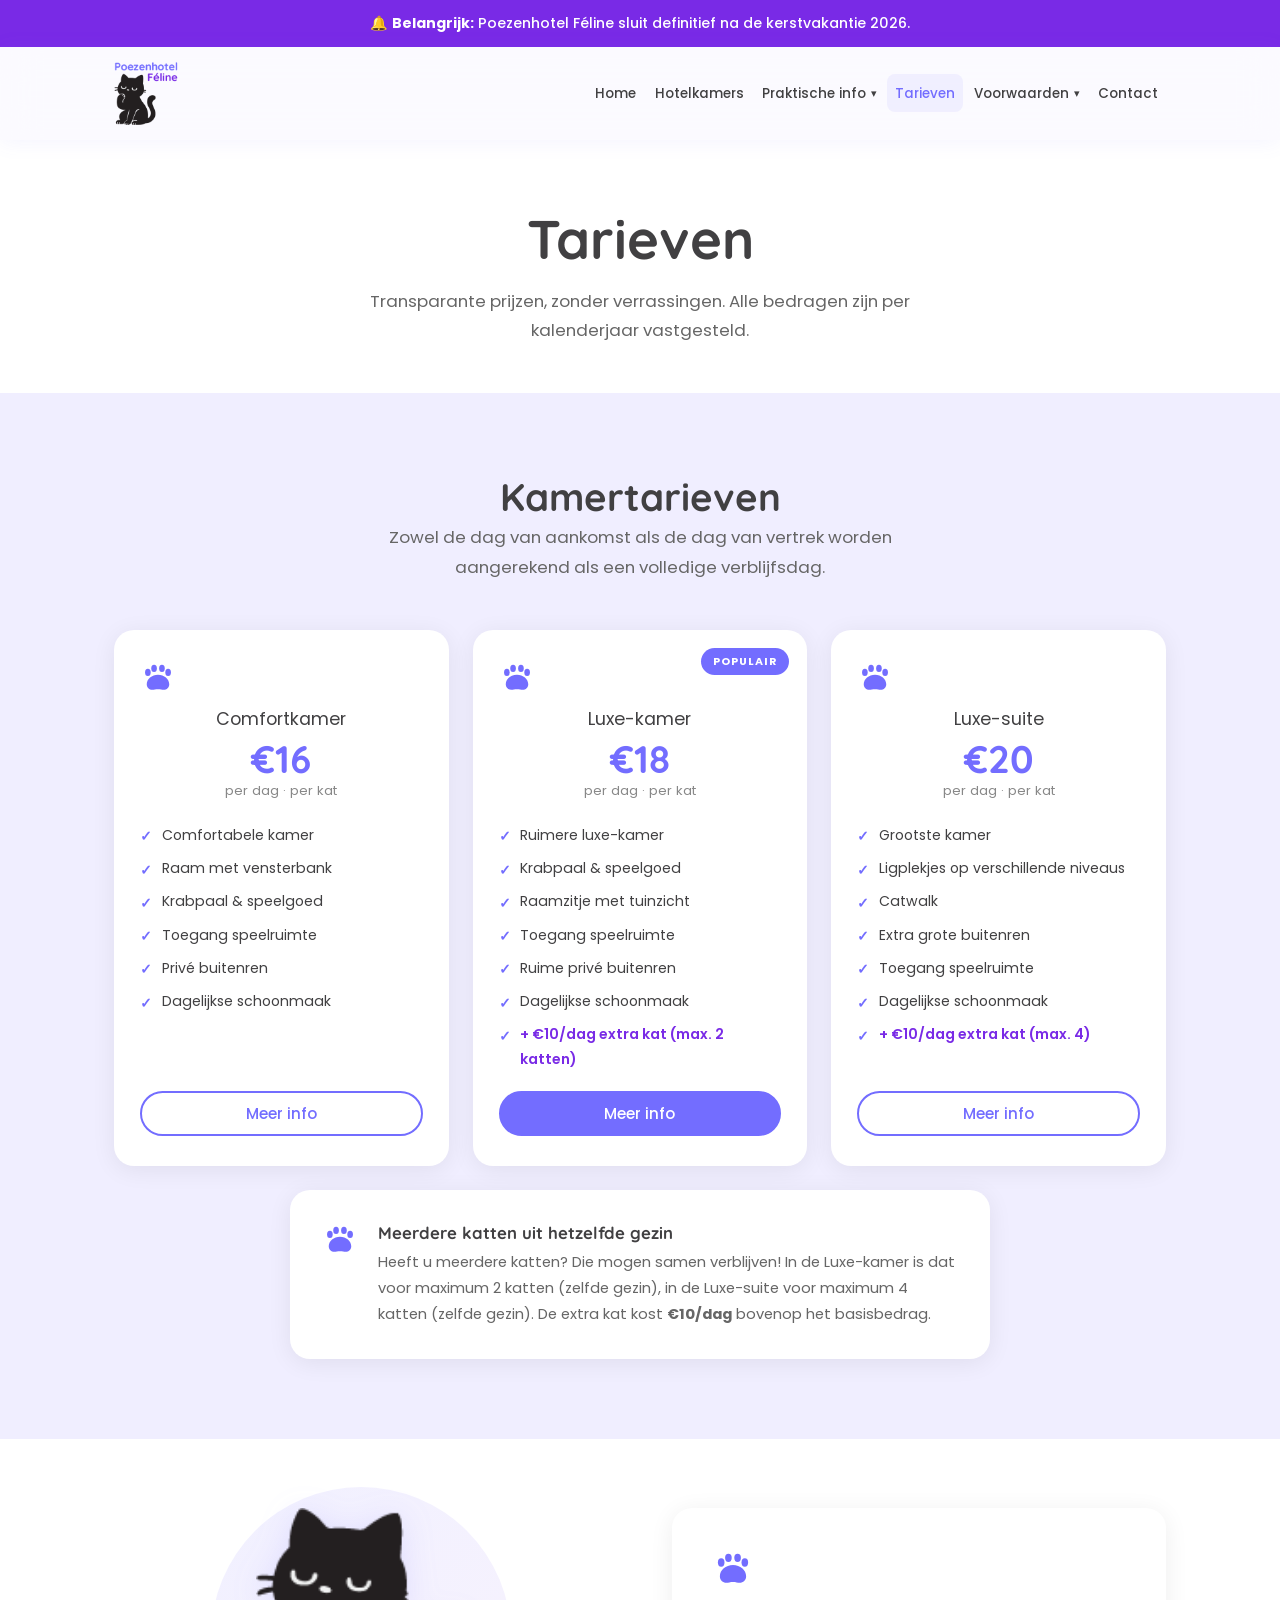
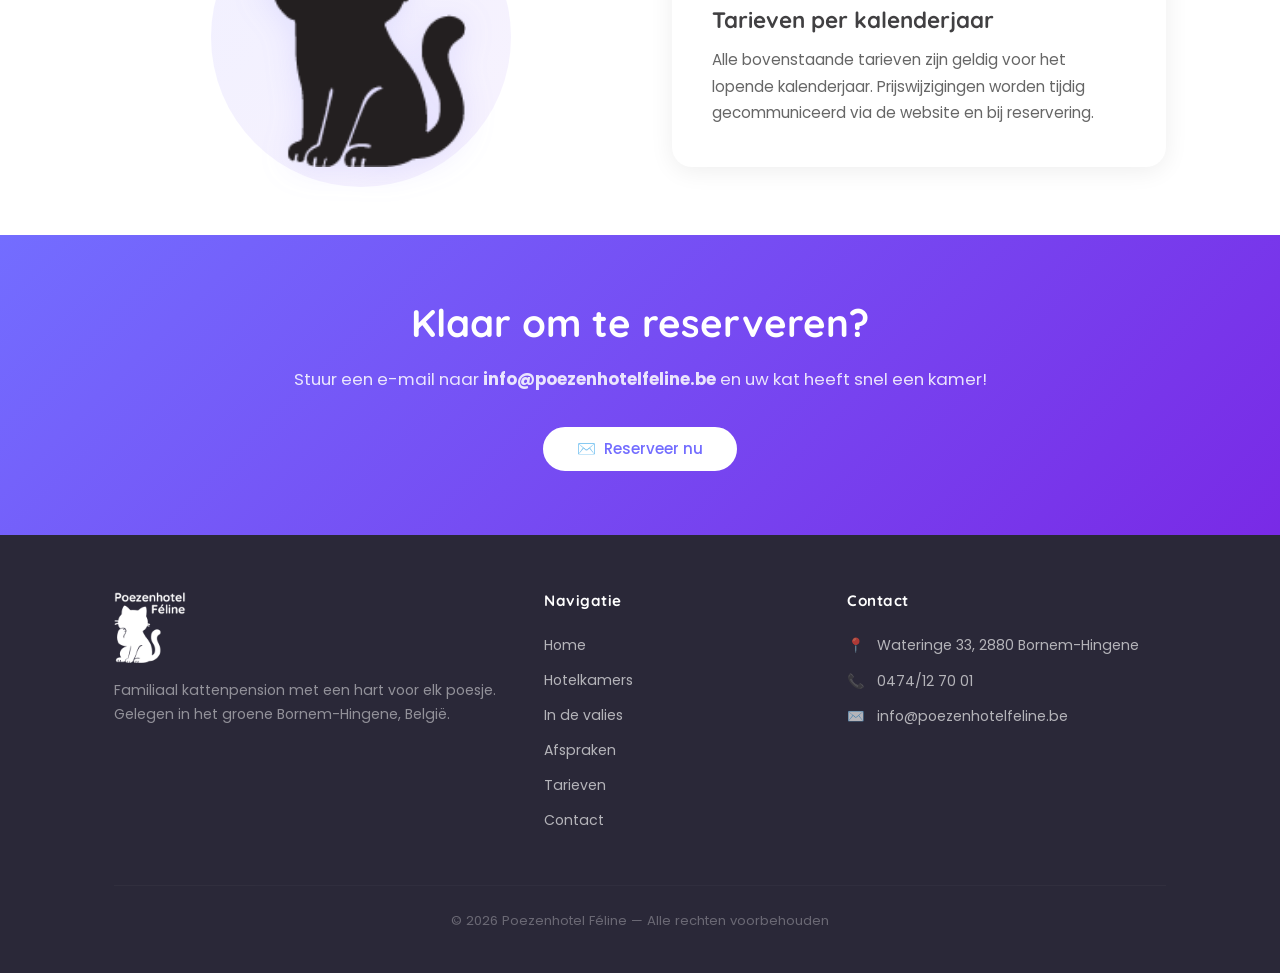
<file: tarieven.html>
﻿<!DOCTYPE html>
<html lang="nl">
<head>
  <meta charset="UTF-8"/>
  <meta name="viewport" content="width=device-width, initial-scale=1.0"/>
  <title>Tarieven — Poezenhotel Féline</title>
  <meta name="description" content="Duidelijke en transparante prijzen voor alle kamertypes bij Poezenhotel Féline. Comfortkamer, Luxe-kamer en Luxe-suite."/>
  <link rel="icon" type="image/svg+xml" href="favicon.svg"/>
  <link rel="stylesheet" href="css/styles.css"/>
</head>
<body>

  <div class="banner">
    <div class="container">
      🔔 <strong>Belangrijk:</strong> Poezenhotel Féline sluit definitief na de kerstvakantie 2026.
    </div>
  </div>

  <nav class="navbar">
    <div class="container nav-inner">
      <a href="index.html" class="logo">
        <img src="Afbeeldingen/Logo/Logo%20Poezenhotel%20Feline.png" alt="Poezenhotel Féline" class="logo-img">
      </a>
      <button class="hamburger" aria-label="Menu openen"><span></span><span></span><span></span></button>
      <ul class="nav-menu">
        <li><a href="index.html" class="nav-link">Home</a></li>
        <li><a href="kamers.html" class="nav-link">Hotelkamers</a></li>
        <li class="dropdown">
          <a href="praktische-info.html" class="nav-link">Praktische info</a>
          <ul class="dropdown-menu">
            <li><a href="praktische-info.html#in-de-valies" class="nav-link">In de valies</a></li>
            <li><a href="praktische-info.html#afspraken" class="nav-link">Afspraken</a></li>
            
          </ul>
        </li>
        <li><a href="tarieven.html" class="nav-link">Tarieven</a></li>
        <li class="dropdown">
          <a href="#" class="nav-link">Voorwaarden</a>
          <ul class="dropdown-menu">
            <li><a href="algemene-voorwaarden.html" class="nav-link">Algemene voorwaarden</a></li>
            <li><a href="betalingsvoorwaarden.html" class="nav-link">Betalingsvoorwaarden</a></li>
          </ul>
        </li>
        <li><a href="contact.html" class="nav-link">Contact</a></li>
      </ul>
    </div>
  </nav>

  <main>

    <header class="page-header">
      <div class="container">        <h1>Tarieven</h1>
        <p>Transparante prijzen, zonder verrassingen. Alle bedragen zijn per kalenderjaar vastgesteld.</p>
      </div>
    </header>

    <!-- KAMER TARIEVEN -->
    <section>
      <div class="container">
        <div class="text-center mb-5 fade-in">          <h2>Kamertarieven</h2>
          <p class="section-intro" style="max-width:520px;margin-left:auto;margin-right:auto;">Zowel de dag van aankomst als de dag van vertrek worden aangerekend als een volledige verblijfsdag.</p>
        </div>

        <div class="card-grid card-grid-3">

          <div class="price-card fade-in fade-in-delay-1">
            <div class="price-icon"><svg viewBox="0 0 32 32" fill="none" xmlns="http://www.w3.org/2000/svg" width="36" height="36"><ellipse cx="7" cy="11" rx="2.5" ry="3.2" fill="#736dff"/><ellipse cx="12.5" cy="7.5" rx="2.5" ry="3.2" fill="#736dff"/><ellipse cx="19.5" cy="7.5" rx="2.5" ry="3.2" fill="#736dff"/><ellipse cx="25" cy="11" rx="2.5" ry="3.2" fill="#736dff"/><path d="M16 13c-5.5 0-10 3.8-10 8.5 0 3 2.2 5 5 5 1.5 0 2.8-.6 5-.6s3.5.6 5 .6c2.8 0 5-2 5-5C26 16.8 21.5 13 16 13z" fill="#736dff"/></svg></div>
            <div class="price-name">Comfortkamer</div>
            <div class="price-amount">€16</div>
            <div class="price-per">per dag · per kat</div>
            <ul class="price-features">
              <li>Comfortabele kamer</li>
              <li>Raam met vensterbank</li>
              <li>Krabpaal &amp; speelgoed</li>
              <li>Toegang speelruimte</li>
              <li>Privé buitenren</li>
              <li>Dagelijkse schoonmaak</li>
            </ul>
            <a href="kamers.html" class="btn btn-outline" style="width:100%;justify-content:center;">Meer info</a>
          </div>

          <div class="price-card featured fade-in fade-in-delay-2">
            <span class="price-badge">Populair</span>
            <div class="price-icon"><svg viewBox="0 0 32 32" fill="none" xmlns="http://www.w3.org/2000/svg" width="36" height="36"><ellipse cx="7" cy="11" rx="2.5" ry="3.2" fill="#736dff"/><ellipse cx="12.5" cy="7.5" rx="2.5" ry="3.2" fill="#736dff"/><ellipse cx="19.5" cy="7.5" rx="2.5" ry="3.2" fill="#736dff"/><ellipse cx="25" cy="11" rx="2.5" ry="3.2" fill="#736dff"/><path d="M16 13c-5.5 0-10 3.8-10 8.5 0 3 2.2 5 5 5 1.5 0 2.8-.6 5-.6s3.5.6 5 .6c2.8 0 5-2 5-5C26 16.8 21.5 13 16 13z" fill="#736dff"/></svg></div>
            <div class="price-name">Luxe-kamer</div>
            <div class="price-amount">€18</div>
            <div class="price-per">per dag · per kat</div>
            <ul class="price-features">
              <li>Ruimere luxe-kamer</li>
              <li>Krabpaal &amp; speelgoed</li>
              <li>Raamzitje met tuinzicht</li>
              <li>Toegang speelruimte</li>
              <li>Ruime privé buitenren</li>
              <li>Dagelijkse schoonmaak</li>
              <li style="color:var(--secondary);font-weight:600;">+ €10/dag extra kat (max. 2 katten)</li>
            </ul>
            <a href="kamers.html" class="btn btn-primary" style="width:100%;justify-content:center;">Meer info</a>
          </div>

          <div class="price-card fade-in fade-in-delay-3">
            <div class="price-icon"><svg viewBox="0 0 32 32" fill="none" xmlns="http://www.w3.org/2000/svg" width="36" height="36"><ellipse cx="7" cy="11" rx="2.5" ry="3.2" fill="#736dff"/><ellipse cx="12.5" cy="7.5" rx="2.5" ry="3.2" fill="#736dff"/><ellipse cx="19.5" cy="7.5" rx="2.5" ry="3.2" fill="#736dff"/><ellipse cx="25" cy="11" rx="2.5" ry="3.2" fill="#736dff"/><path d="M16 13c-5.5 0-10 3.8-10 8.5 0 3 2.2 5 5 5 1.5 0 2.8-.6 5-.6s3.5.6 5 .6c2.8 0 5-2 5-5C26 16.8 21.5 13 16 13z" fill="#736dff"/></svg></div>
            <div class="price-name">Luxe-suite</div>
            <div class="price-amount">€20</div>
            <div class="price-per">per dag · per kat</div>
            <ul class="price-features">
              <li>Grootste kamer</li>
              <li>Ligplekjes op verschillende niveaus</li>
              <li>Catwalk</li>
              <li>Extra grote buitenren</li>
              <li>Toegang speelruimte</li>
              <li>Dagelijkse schoonmaak</li>
              <li style="color:var(--secondary);font-weight:600;">+ €10/dag extra kat (max. 4)</li>
            </ul>
            <a href="kamers.html" class="btn btn-outline" style="width:100%;justify-content:center;">Meer info</a>
          </div>

        </div>

        <!-- Extra katten info -->
        <div class="card fade-in mt-3" style="max-width:700px;margin-left:auto;margin-right:auto;display:flex;align-items:flex-start;gap:1.25rem;">
          <div style="flex-shrink:0;"><svg viewBox="0 0 32 32" fill="none" xmlns="http://www.w3.org/2000/svg" width="36" height="36"><ellipse cx="7" cy="11" rx="2.5" ry="3.2" fill="#736dff"/><ellipse cx="12.5" cy="7.5" rx="2.5" ry="3.2" fill="#736dff"/><ellipse cx="19.5" cy="7.5" rx="2.5" ry="3.2" fill="#736dff"/><ellipse cx="25" cy="11" rx="2.5" ry="3.2" fill="#736dff"/><path d="M16 13c-5.5 0-10 3.8-10 8.5 0 3 2.2 5 5 5 1.5 0 2.8-.6 5-.6s3.5.6 5 .6c2.8 0 5-2 5-5C26 16.8 21.5 13 16 13z" fill="#736dff"/></svg></div>
          <div>
            <h3 style="font-size:1.05rem;margin-bottom:0.4rem;">Meerdere katten uit hetzelfde gezin</h3>
            <p style="font-size:0.92rem;color:#666;margin:0;">Heeft u meerdere katten? Die mogen samen verblijven! In de Luxe-kamer is dat voor maximum 2 katten (zelfde gezin), in de Luxe-suite voor maximum 4 katten (zelfde gezin). De extra kat kost <strong>€10/dag</strong> bovenop het basisbedrag.</p>
          </div>
        </div>
      </div>
    </section>

    <!-- KALENDER NOTE -->
    <section style="padding: 3rem 0; background: var(--white);">
      <div class="container">
        <div class="split-section" style="align-items:center;">
          <div class="split-visual fade-in-left">
            <div class="split-bubble">
              <img src="Afbeeldingen/Illustraties/Asset%202.png" alt="" class="illus-img">
            </div>
          </div>
          <div class="card fade-in-right" style="padding:2.5rem;">
            <div style="margin-bottom:1rem;"><svg viewBox="0 0 32 32" fill="none" xmlns="http://www.w3.org/2000/svg" width="42" height="42"><ellipse cx="7" cy="11" rx="2.5" ry="3.2" fill="#736dff"/><ellipse cx="12.5" cy="7.5" rx="2.5" ry="3.2" fill="#736dff"/><ellipse cx="19.5" cy="7.5" rx="2.5" ry="3.2" fill="#736dff"/><ellipse cx="25" cy="11" rx="2.5" ry="3.2" fill="#736dff"/><path d="M16 13c-5.5 0-10 3.8-10 8.5 0 3 2.2 5 5 5 1.5 0 2.8-.6 5-.6s3.5.6 5 .6c2.8 0 5-2 5-5C26 16.8 21.5 13 16 13z" fill="#736dff"/></svg></div>
            <h2 style="font-size:1.4rem;margin-bottom:0.75rem;">Tarieven per kalenderjaar</h2>
            <p style="color:#666;font-size:0.95rem;margin:0;">Alle bovenstaande tarieven zijn geldig voor het lopende kalenderjaar. Prijswijzigingen worden tijdig gecommuniceerd via de website en bij reservering.</p>
          </div>
        </div>
      </div>
    </section>

    <section class="cta-section">
      <div class="container fade-in">
        <h2>Klaar om te reserveren?</h2>
        <p>Stuur een e-mail naar <strong>info@poezenhotelfeline.be</strong> en uw kat heeft snel een kamer!</p>
        <a href="contact.html" class="btn btn-white">✉️ &nbsp;Reserveer nu</a>
      </div>
    </section>

  </main>

  <footer>
    <div class="container">
      <div class="footer-inner">
        <div class="footer-brand">
          <a href="index.html" class="logo" style="margin-bottom:1rem;">
            <img src="Afbeeldingen/Logo/Logo%20Poezenhotel%20Feline.png" alt="Poezenhotel Féline" class="logo-img logo-img-footer">
          </a>
          <p>Familiaal kattenpension met een hart voor elk poesje. Gelegen in het groene Bornem-Hingene, België.</p>
        </div>
        <div class="footer-col">
          <h4>Navigatie</h4>
          <ul>
            <li><a href="index.html">Home</a></li>
            <li><a href="kamers.html">Hotelkamers</a></li>
            <li><a href="praktische-info.html#in-de-valies">In de valies</a></li>
            <li><a href="praktische-info.html#afspraken">Afspraken</a></li>
            
            <li><a href="tarieven.html">Tarieven</a></li>
            <li><a href="contact.html">Contact</a></li>
          </ul>
        </div>
        <div class="footer-col">
          <h4>Contact</h4>
          <div class="footer-contact-item"><span>📍</span><span>Wateringe 33, 2880 Bornem-Hingene</span></div>
          <div class="footer-contact-item"><span>📞</span><a href="tel:0474127001">0474/12 70 01</a></div>
          <div class="footer-contact-item"><span>✉️</span><a href="mailto:info@poezenhotelfeline.be">info@poezenhotelfeline.be</a></div>
        </div>
      </div>
      <div class="footer-bottom"><p>&copy; 2026 Poezenhotel Féline &mdash; Alle rechten voorbehouden</p></div>
    </div>
  </footer>

  <script src="js/main.js"></script>
</body>
</html>
</file>
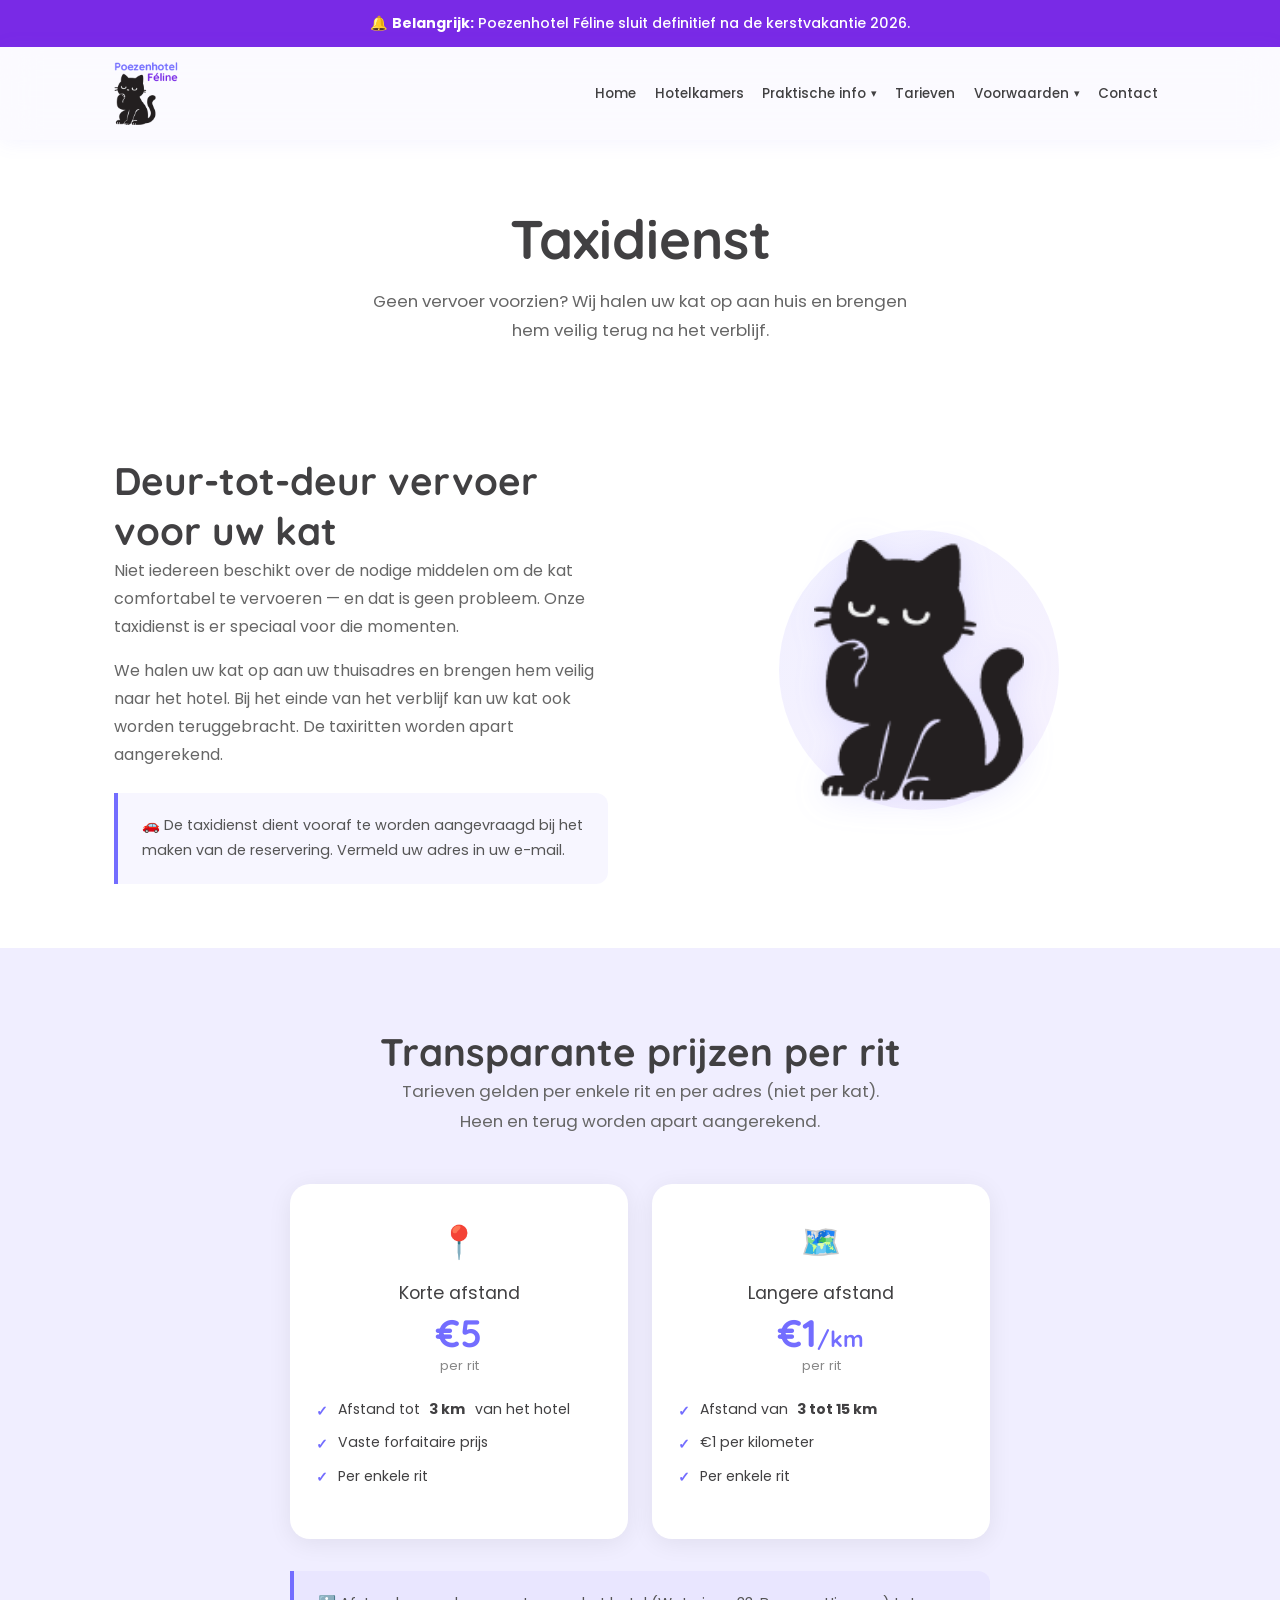
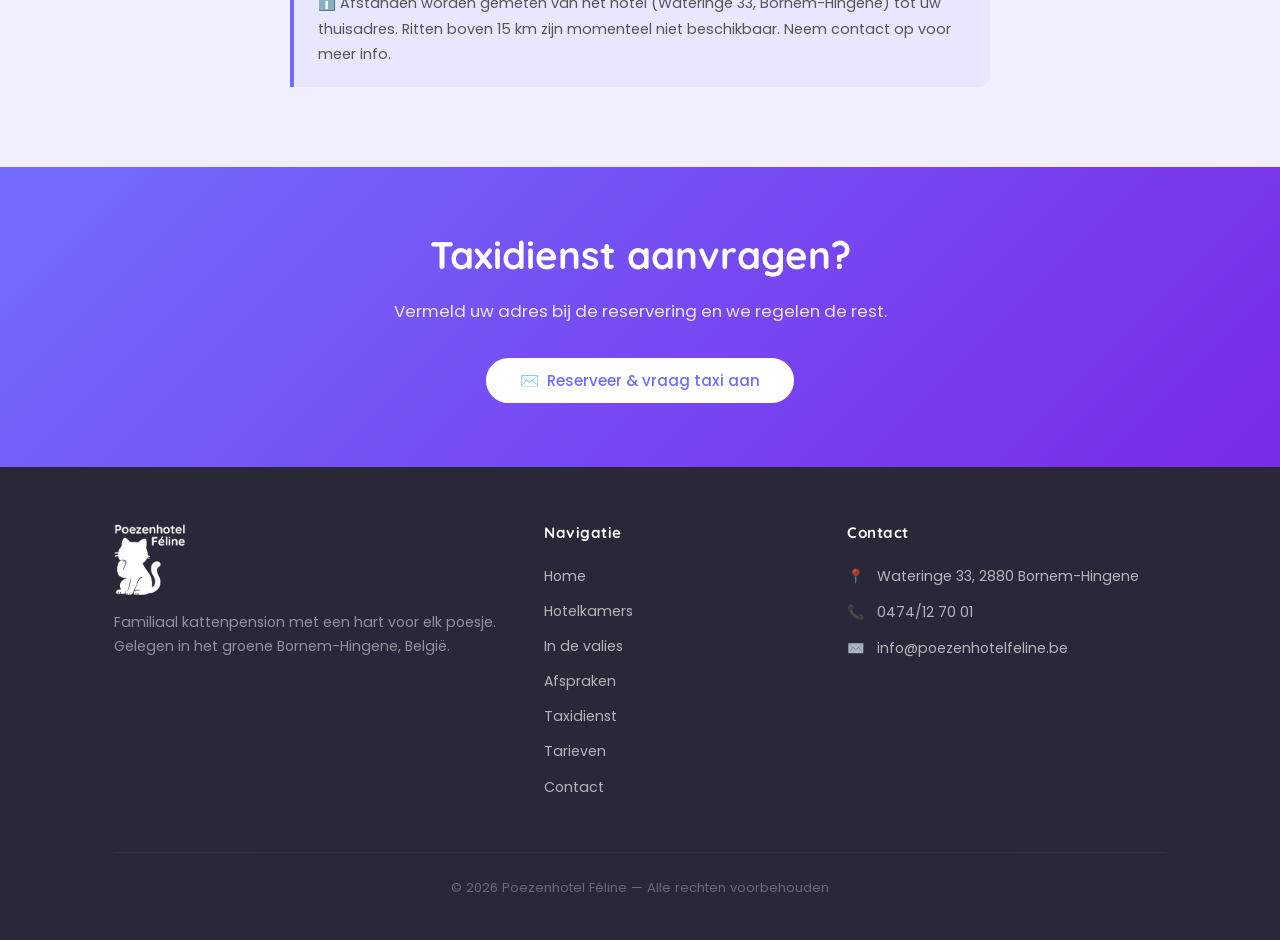
<file: taxidienst.html>
﻿<!DOCTYPE html>
<html lang="nl">
<head>
  <meta charset="UTF-8"/>
  <meta name="viewport" content="width=device-width, initial-scale=1.0"/>
  <title>Taxidienst — Poezenhotel Féline</title>
  <meta name="description" content="Geen vervoer voorzien? Onze taxidienst brengt uw kat veilig naar het hotel en brengt hem terug thuis."/>
  <link rel="icon" type="image/svg+xml" href="favicon.svg"/>
  <link rel="stylesheet" href="css/styles.css"/>
</head>
<body>

  <div class="banner">
    <div class="container">
      🔔 <strong>Belangrijk:</strong> Poezenhotel Féline sluit definitief na de kerstvakantie 2026.
    </div>
  </div>

  <nav class="navbar">
    <div class="container nav-inner">
      <a href="index.html" class="logo">
        <img src="Afbeeldingen/Logo/Logo%20Poezenhotel%20Feline.png" alt="Poezenhotel Féline" class="logo-img">
      </a>
      <button class="hamburger" aria-label="Menu openen"><span></span><span></span><span></span></button>
      <ul class="nav-menu">
        <li><a href="index.html" class="nav-link">Home</a></li>
        <li><a href="kamers.html" class="nav-link">Hotelkamers</a></li>
        <li class="dropdown">
          <a href="praktische-info.html" class="nav-link">Praktische info</a>
          <ul class="dropdown-menu">
            <li><a href="praktische-info.html#in-de-valies" class="nav-link">In de valies</a></li>
            <li><a href="praktische-info.html#afspraken" class="nav-link">Afspraken</a></li>
            <li><a href="praktische-info.html#taxidienst" class="nav-link">Taxidienst</a></li>
          </ul>
        </li>
        <li><a href="tarieven.html" class="nav-link">Tarieven</a></li>
        <li class="dropdown">
          <a href="#" class="nav-link">Voorwaarden</a>
          <ul class="dropdown-menu">
            <li><a href="algemene-voorwaarden.html" class="nav-link">Algemene voorwaarden</a></li>
            <li><a href="betalingsvoorwaarden.html" class="nav-link">Betalingsvoorwaarden</a></li>
          </ul>
        </li>
        <li><a href="contact.html" class="nav-link">Contact</a></li>
      </ul>
    </div>
  </nav>

  <main>

    <header class="page-header">
      <div class="container">        <h1>Taxidienst</h1>
        <p>Geen vervoer voorzien? Wij halen uw kat op aan huis en brengen hem veilig terug na het verblijf.</p>
      </div>
    </header>

    <!-- INTRO -->
    <section style="background: var(--white); padding: 4rem 0;">
      <div class="container">
        <div class="split-section">
          <div class="fade-in-left">            <h2>Deur-tot-deur vervoer voor uw kat</h2>
            <p style="color:#666;">Niet iedereen beschikt over de nodige middelen om de kat comfortabel te vervoeren — en dat is geen probleem. Onze taxidienst is er speciaal voor die momenten.</p>
            <p style="color:#666;">We halen uw kat op aan uw thuisadres en brengen hem veilig naar het hotel. Bij het einde van het verblijf kan uw kat ook worden teruggebracht. De taxiritten worden apart aangerekend.</p>
            <div class="note-box mt-3">
              <p>🚗 De taxidienst dient vooraf te worden aangevraagd bij het maken van de reservering. Vermeld uw adres in uw e-mail.</p>
            </div>
          </div>
          <div class="split-visual fade-in-right">
            <div class="split-bubble" style="width:280px;height:280px;">
              <img src="Afbeeldingen/Illustraties/Asset%203.png" alt="" class="illus-img">
            </div>
          </div>
        </div>
      </div>
    </section>

    <!-- TARIEVEN -->
    <section>
      <div class="container">
        <div class="text-center mb-5 fade-in">          <h2>Transparante prijzen per rit</h2>
          <p class="section-intro" style="max-width:500px;margin-left:auto;margin-right:auto;">Tarieven gelden per enkele rit en per adres (niet per kat). Heen en terug worden apart aangerekend.</p>
        </div>

        <div class="card-grid card-grid-2" style="max-width:700px;margin:0 auto;">
          <div class="price-card fade-in fade-in-delay-1">
            <div class="price-icon">📍</div>
            <div class="price-name">Korte afstand</div>
            <div class="price-amount">€5</div>
            <div class="price-per">per rit</div>
            <ul class="price-features">
              <li>Afstand tot <strong>3 km</strong> van het hotel</li>
              <li>Vaste forfaitaire prijs</li>
              <li>Per enkele rit</li>
            </ul>
          </div>
          <div class="price-card featured fade-in fade-in-delay-2">
            <div class="price-icon">🗺️</div>
            <div class="price-name">Langere afstand</div>
            <div class="price-amount">€1<span style="font-size:1.4rem;">/km</span></div>
            <div class="price-per">per rit</div>
            <ul class="price-features">
              <li>Afstand van <strong>3 tot 15 km</strong></li>
              <li>€1 per kilometer</li>
              <li>Per enkele rit</li>
            </ul>
          </div>
        </div>

        <div class="note-box" style="max-width:700px;margin:2rem auto 0;">
          <p>ℹ️ Afstanden worden gemeten van het hotel (Wateringe 33, Bornem-Hingene) tot uw thuisadres. Ritten boven 15 km zijn momenteel niet beschikbaar. Neem contact op voor meer info.</p>
        </div>
      </div>
    </section>

    <section class="cta-section">
      <div class="container fade-in">
        <h2>Taxidienst aanvragen?</h2>
        <p>Vermeld uw adres bij de reservering en we regelen de rest.</p>
        <a href="mailto:info@poezenhotelfeline.be" class="btn btn-white">✉️ &nbsp;Reserveer &amp; vraag taxi aan</a>
      </div>
    </section>

  </main>

  <footer>
    <div class="container">
      <div class="footer-inner">
        <div class="footer-brand">
          <a href="index.html" class="logo" style="margin-bottom:1rem;">
            <img src="Afbeeldingen/Logo/Logo%20Poezenhotel%20Feline.png" alt="Poezenhotel Féline" class="logo-img logo-img-footer">
          </a>
          <p>Familiaal kattenpension met een hart voor elk poesje. Gelegen in het groene Bornem-Hingene, België.</p>
        </div>
        <div class="footer-col">
          <h4>Navigatie</h4>
          <ul>
            <li><a href="index.html">Home</a></li>
            <li><a href="kamers.html">Hotelkamers</a></li>
            <li><a href="praktische-info.html#in-de-valies">In de valies</a></li>
            <li><a href="praktische-info.html#afspraken">Afspraken</a></li>
            <li><a href="praktische-info.html#taxidienst">Taxidienst</a></li>
            <li><a href="tarieven.html">Tarieven</a></li>
            <li><a href="contact.html">Contact</a></li>
          </ul>
        </div>
        <div class="footer-col">
          <h4>Contact</h4>
          <div class="footer-contact-item"><span>📍</span><span>Wateringe 33, 2880 Bornem-Hingene</span></div>
          <div class="footer-contact-item"><span>📞</span><a href="tel:0474127001">0474/12 70 01</a></div>
          <div class="footer-contact-item"><span>✉️</span><a href="mailto:info@poezenhotelfeline.be">info@poezenhotelfeline.be</a></div>
        </div>
      </div>
      <div class="footer-bottom"><p>&copy; 2026 Poezenhotel Féline &mdash; Alle rechten voorbehouden</p></div>
    </div>
  </footer>

  <script src="js/main.js"></script>
</body>
</html>
</file>
<file: css/styles.css>
@import url('https://fonts.googleapis.com/css2?family=Quicksand:wght@400;500;600;700&family=Poppins:wght@300;400;500;600&display=swap');

/* ============ VARIABLES ============ */
:root {
  --primary: #736dff;
  --secondary: #792ae6;
  --bg: #f0eeff;
  --text: #414042;
  --white: #fff;
  --card-radius: 20px;
  --btn-radius: 999px;
  --transition: 0.3s ease;
  --shadow: 0 4px 24px rgba(0,0,0,0.07);
  --shadow-hover: 0 8px 32px rgba(115,109,255,0.18);
}

/* ============ RESET ============ */
*, *::before, *::after { box-sizing: border-box; margin: 0; padding: 0; }
html { scroll-behavior: smooth; }
body { font-family: 'Poppins', sans-serif; background: var(--bg); color: var(--text); line-height: 1.75; }
img, svg { max-width: 100%; display: block; }
ul { list-style: none; }
a { color: var(--primary); text-decoration: none; transition: color var(--transition); }
a:hover { color: var(--secondary); }
p { margin-bottom: 1rem; }

/* ============ TYPOGRAPHY ============ */
h1, h2, h3, h4, h5, h6 {
  font-family: 'Quicksand', sans-serif;
  font-weight: 700;
  line-height: 1.3;
  color: var(--text);
}
h1 { font-size: clamp(2rem, 5vw, 3.4rem); }
h2 { font-size: clamp(1.5rem, 3vw, 2.4rem); }
h3 { font-size: clamp(1.1rem, 2vw, 1.6rem); }

/* ============ LAYOUT ============ */
.container { width: 100%; max-width: 1100px; margin: 0 auto; padding: 0 1.5rem; }
section { padding: 5rem 0; }

/* ============ BUTTONS ============ */
.btn {
  display: inline-flex;
  align-items: center;
  gap: 0.5rem;
  padding: 0.8rem 2rem;
  border-radius: var(--btn-radius);
  font-family: 'Poppins', sans-serif;
  font-size: 0.95rem;
  font-weight: 500;
  cursor: pointer;
  transition: all var(--transition);
  border: 2px solid transparent;
  line-height: 1;
  white-space: nowrap;
}
.btn-primary { background: var(--primary); color: var(--white); border-color: var(--primary); }
.btn-primary:hover { background: var(--secondary); border-color: var(--secondary); color: var(--white); transform: translateY(-2px); box-shadow: 0 6px 20px rgba(121,42,230,0.3); }
.btn-outline { background: transparent; color: var(--primary); border-color: var(--primary); }
.btn-outline:hover { background: var(--primary); color: var(--white); transform: translateY(-2px); box-shadow: var(--shadow-hover); }

/* ============ BANNER ============ */
.banner {
  background: var(--secondary);
  color: var(--white);
  padding: 0.7rem 0;
  text-align: center;
  font-size: 0.88rem;
  font-weight: 500;
}
.banner strong { font-weight: 700; }

/* ============ FAREWELL SECTION ============ */
.farewell-section {
  background: linear-gradient(160deg, #edeaff 0%, #f7f5ff 60%, #ede8fc 100%);
  padding: 4.5rem 0 4rem;
  position: relative;
}
.farewell-section::before {
  content: '';
  position: absolute;
  inset: 0;
  background: repeating-linear-gradient(
    135deg,
    transparent,
    transparent 18px,
    rgba(115,109,255,0.04) 18px,
    rgba(115,109,255,0.04) 19px
  );
  pointer-events: none;
}
.farewell-card {
  background: var(--white);
  border-radius: var(--card-radius);
  padding: 0 3.5rem 3rem;
  box-shadow: 0 8px 40px rgba(115,109,255,0.18);
  max-width: 800px;
  margin: 0 auto;
  border: 1.5px solid rgba(115,109,255,0.18);
  position: relative;
  overflow: visible;
}
.farewell-badge {
  display: inline-flex;
  align-items: center;
  gap: 0.45rem;
  background: linear-gradient(90deg, var(--primary), var(--secondary));
  color: var(--white);
  font-family: 'Quicksand', sans-serif;
  font-weight: 700;
  font-size: 0.78rem;
  letter-spacing: 0.08em;
  text-transform: uppercase;
  padding: 0.45rem 1.1rem;
  border-radius: 0 0 12px 12px;
  margin: 0 auto 2.5rem;
  width: fit-content;
  box-shadow: 0 4px 14px rgba(121,42,230,0.25);
}
.farewell-header {
  display: flex;
  align-items: center;
  gap: 1rem;
  margin-bottom: 2rem;
  padding-bottom: 1.5rem;
  border-bottom: 1px solid rgba(115,109,255,0.15);
}
.farewell-icon { font-size: 2.2rem; line-height: 1; }
.farewell-header h2 { color: var(--primary); margin: 0; }
.farewell-body p { color: var(--text); line-height: 1.9; margin-bottom: 1rem; }
.farewell-body p:first-child { font-weight: 600; font-size: 1.05rem; }
.farewell-sign {
  margin-top: 1.75rem !important;
  padding-top: 1.25rem;
  border-top: 1px solid rgba(115,109,255,0.15);
  font-style: italic;
  color: var(--secondary);
  line-height: 1.75;
}
@media (max-width: 600px) {
  .farewell-card { padding: 0 1.5rem 2rem; }
}

/* ============ LOGO IMAGE ============ */
.logo-img { height: 64px; width: auto; display: block; }
.logo-img-footer { filter: brightness(0) invert(1); height: 72px; }

/* ============ ILLUSTRATION IMAGES ============ */
.illus-img {
  max-width: 100%;
  max-height: 100%;
  width: 210px;
  object-fit: contain;
  image-rendering: auto;
  filter: drop-shadow(0 4px 16px rgba(115,109,255,0.15));
}
.hero-cat-img {
  width: 300px;
  max-width: 100%;
  object-fit: contain;
  image-rendering: auto;
  filter: drop-shadow(0 8px 24px rgba(0,0,0,0.1));
}

/* ============ NAVBAR ============ */
.navbar {
  position: sticky;
  top: 0;
  z-index: 100;
  background: rgba(255, 255, 255, 0.72);
  backdrop-filter: blur(18px);
  -webkit-backdrop-filter: blur(18px);
  box-shadow: 0 2px 20px rgba(115,109,255,0.08);
  padding: 0.9rem 0;
}
.nav-inner { display: flex; align-items: center; justify-content: space-between; gap: 1rem; }

/* Logo */
.logo { display: flex; align-items: center; gap: 0.7rem; text-decoration: none; flex-shrink: 0; }
.logo-cat { width: 44px; height: 54px; }
.logo-text { display: flex; flex-direction: column; line-height: 1.1; }
.logo-hotel { font-family: 'Quicksand', sans-serif; font-weight: 700; font-size: 1rem; color: var(--primary); }
.logo-name { font-family: 'Quicksand', sans-serif; font-weight: 700; font-size: 1.3rem; color: var(--secondary); }

/* Nav links */
.nav-menu { display: flex; align-items: center; gap: 0.15rem; }
.nav-menu > li { position: relative; }
.nav-link { display: flex; align-items: center; gap: 0.3rem; padding: 0.45rem 0.5rem; font-weight: 500; font-size: 0.84rem; color: var(--text); border-radius: 8px; transition: all var(--transition); white-space: nowrap; }
.nav-link:hover, .nav-link.active { color: var(--primary); background: rgba(115,109,255,0.08); }

/* Dropdown */
.dropdown > .nav-link::after { content: '▾'; font-size: 0.7rem; transition: transform var(--transition); }
.dropdown:hover > .nav-link::after { transform: rotate(180deg); }
.dropdown-menu {
  position: absolute; top: calc(100% + 8px); left: 0;
  background: var(--white); border-radius: 14px;
  box-shadow: 0 8px 32px rgba(0,0,0,0.12);
  min-width: 200px; padding: 0.5rem;
  opacity: 0; visibility: hidden; transform: translateY(-8px);
  transition: all var(--transition); z-index: 10;
}
.dropdown:hover .dropdown-menu { opacity: 1; visibility: visible; transform: translateY(0); }
.dropdown-menu .nav-link { font-size: 0.85rem; border-radius: 8px; }

/* Hamburger */
.hamburger { display: none; flex-direction: column; gap: 5px; cursor: pointer; padding: 0.4rem; background: none; border: none; }
.hamburger span { display: block; width: 23px; height: 2px; background: var(--text); border-radius: 2px; transition: all var(--transition); }
.hamburger.open span:nth-child(1) { transform: rotate(45deg) translate(5px, 5px); }
.hamburger.open span:nth-child(2) { opacity: 0; }
.hamburger.open span:nth-child(3) { transform: rotate(-45deg) translate(5px, -5px); }

/* ============ PAGE HEADER ============ */
.page-header { background: var(--white); padding: 4rem 0 3rem; text-align: center; }
.page-header .section-label { margin-bottom: 0.5rem; }
.page-header p { font-size: 1.05rem; color: #666; max-width: 560px; margin: 0.75rem auto 0; }

/* ============ SECTION HELPERS ============ */
.section-label { font-size: 0.78rem; font-weight: 600; text-transform: uppercase; letter-spacing: 2px; color: var(--primary); display: block; margin-bottom: 0.5rem; }
.section-title { margin-bottom: 1rem; }
.section-intro { font-size: 1.05rem; color: #666; margin-bottom: 3rem; }

/* ============ HERO ============ */
.hero { background: var(--white); padding: 5rem 0 4rem; overflow: hidden; }
.hero-inner { display: grid; grid-template-columns: 1fr 1fr; gap: 4rem; align-items: center; }
.hero-badge { display: inline-block; background: rgba(115,109,255,0.1); color: var(--primary); font-size: 0.78rem; font-weight: 600; letter-spacing: 1.5px; text-transform: uppercase; padding: 0.4rem 1rem; border-radius: 999px; margin-bottom: 1.5rem; }
.hero h1 { margin-bottom: 1.25rem; }
.hero-subtitle { font-size: 1.1rem; color: #666; margin-bottom: 2rem; max-width: 430px; }
.hero-cta { display: flex; gap: 1rem; flex-wrap: wrap; }
.hero-visual { display: flex; justify-content: center; align-items: center; }
.hero-circle { width: 360px; height: 360px; background: linear-gradient(135deg, rgba(115,109,255,0.1), rgba(121,42,230,0.06)); border-radius: 50%; display: flex; align-items: center; justify-content: center; }

/* ============ CARDS ============ */
.card { background: var(--white); border-radius: var(--card-radius); padding: 2rem; box-shadow: var(--shadow); transition: all var(--transition); }
.card:hover { box-shadow: var(--shadow-hover); transform: translateY(-4px); }
.card-grid { display: grid; gap: 1.5rem; }
.card-grid-3 { grid-template-columns: repeat(3, 1fr); }
.card-grid-2 { grid-template-columns: repeat(2, 1fr); }

/* USP cards */
.usp-icon { width: 56px; height: 56px; background: linear-gradient(135deg, var(--primary), var(--secondary)); border-radius: 16px; display: flex; align-items: center; justify-content: center; margin-bottom: 1.25rem; font-size: 1.5rem; }
.usp-card h3 { font-size: 1.1rem; margin-bottom: 0.4rem; }
.usp-card p { font-size: 0.92rem; color: #666; margin: 0; }

/* Info cards (afspraken) */
.info-card { background: var(--white); border-radius: var(--card-radius); padding: 1.5rem; box-shadow: var(--shadow); display: flex; align-items: flex-start; gap: 1.25rem; transition: all var(--transition); }
.info-card:hover { box-shadow: var(--shadow-hover); transform: translateY(-4px); }
.info-icon { width: 48px; height: 48px; background: rgba(115,109,255,0.12); border-radius: 14px; display: flex; align-items: center; justify-content: center; flex-shrink: 0; }
.info-content h3 { font-size: 1rem; font-family: 'Quicksand', sans-serif; font-weight: 700; margin-bottom: 0.35rem; }
.info-content p { font-size: 0.9rem; color: #666; margin: 0; }

/* ============ INTRO SECTION ============ */
.intro-section { background: var(--bg); }
.intro-inner { display: grid; grid-template-columns: 1fr 1fr; gap: 4rem; align-items: center; }
.intro-visual { display: flex; justify-content: center; }
.intro-bubble { width: 320px; height: 320px; background: linear-gradient(135deg, rgba(115,109,255,0.1), rgba(121,42,230,0.06)); border-radius: 50%; display: flex; align-items: center; justify-content: center; }
.intro-quote { font-size: 1.05rem; font-style: italic; color: #555; border-left: 3px solid var(--primary); padding-left: 1.25rem; margin: 1.5rem 0; }
.intro-signature { font-family: 'Quicksand', sans-serif; font-weight: 700; color: var(--primary); font-size: 1.05rem; line-height: 1.8; }

/* ============ PRICE CARDS ============ */
.price-card { background: var(--white); border-radius: var(--card-radius); padding: 1.75rem 1.5rem; box-shadow: var(--shadow); text-align: center; transition: all var(--transition); border: 2px solid transparent; position: relative; overflow: hidden; display: flex; flex-direction: column; }
.price-card:hover { border-color: var(--primary); box-shadow: var(--shadow-hover); transform: translateY(-6px); }
.price-badge { position: absolute; top: 1rem; right: 1rem; background: var(--primary); color: white; font-size: 0.68rem; font-weight: 700; text-transform: uppercase; letter-spacing: 1px; padding: 0.25rem 0.75rem; border-radius: 999px; }
.price-icon { font-size: 2rem; margin-bottom: 0.5rem; }
.price-name { font-size: 1.1rem; margin-bottom: 0.3rem; }
.price-amount { font-family: 'Quicksand', sans-serif; font-size: 2.4rem; font-weight: 700; color: var(--primary); line-height: 1; margin-bottom: 0.15rem; }
.price-per { font-size: 0.82rem; color: #888; margin-bottom: 1rem; }
.price-features { text-align: left; margin-bottom: 1rem; flex: 1; }
.price-features li { padding: 0.22rem 0; font-size: 0.88rem; display: flex; align-items: flex-start; gap: 0.6rem; }
.price-features li::before { content: '✓'; color: var(--primary); font-weight: 700; flex-shrink: 0; margin-top: 0.1rem; }

/* ============ CHECKLIST ============ */
.checklist { display: grid; grid-template-columns: repeat(2, 1fr); gap: 1rem; }
.checklist-item { display: flex; align-items: flex-start; gap: 1rem; background: var(--white); padding: 1.25rem 1.5rem; border-radius: 14px; box-shadow: var(--shadow); border: 2px solid transparent; transition: all var(--transition); }
.checklist-item:hover { transform: translateY(-4px); box-shadow: 0 12px 32px rgba(115,109,255,0.18); border-color: rgba(115,109,255,0.35); }
.checklist-check { width: 34px; height: 34px; background: linear-gradient(135deg, var(--primary), var(--secondary)); border-radius: 10px; display: flex; align-items: center; justify-content: center; color: white; font-size: 1rem; flex-shrink: 0; }
.checklist-text strong { display: block; font-family: 'Quicksand', sans-serif; font-weight: 700; margin-bottom: 0.15rem; font-size: 1rem; }
.checklist-text span { font-size: 0.9rem; color: #666; }
.checklist-required { display: inline-block; background: rgba(121,42,230,0.12); color: var(--secondary); font-size: 0.7rem; font-weight: 600; text-transform: uppercase; letter-spacing: 1px; padding: 0.1rem 0.5rem; border-radius: 999px; margin-left: 0.5rem; vertical-align: middle; }

/* ============ INFO CARDS ============ */
.info-card { background: var(--white); border-radius: var(--card-radius); padding: 1.75rem; box-shadow: var(--shadow); display: flex; gap: 1.25rem; align-items: flex-start; transition: all var(--transition); }
.info-card:hover { box-shadow: var(--shadow-hover); transform: translateY(-2px); }
.info-icon { width: 50px; height: 50px; background: linear-gradient(135deg, rgba(115,109,255,0.15), rgba(121,42,230,0.1)); border-radius: 14px; display: flex; align-items: center; justify-content: center; font-size: 1.4rem; flex-shrink: 0; }
.info-content h3 { font-size: 1rem; margin-bottom: 0.3rem; }
.info-content p { font-size: 0.9rem; color: #666; margin: 0; }

/* ============ TARIFF BOX ============ */
.tariff-box { background: linear-gradient(135deg, rgba(115,109,255,0.08), rgba(121,42,230,0.04)); border: 2px solid rgba(115,109,255,0.15); border-radius: var(--card-radius); padding: 2rem; }
.tariff-box h3 { margin-bottom: 1.5rem; display: flex; align-items: center; gap: 0.75rem; }
.tariff-row { display: flex; justify-content: space-between; align-items: center; padding: 0.75rem 0; border-bottom: 1px solid rgba(0,0,0,0.06); }
.tariff-row:last-child { border-bottom: none; }
.tariff-label { font-weight: 500; font-size: 0.95rem; }
.tariff-price { font-family: 'Quicksand', sans-serif; font-weight: 700; color: var(--primary); font-size: 1.1rem; }

/* ============ CONTACT ============ */
.contact-info-item { display: flex; align-items: center; gap: 1rem; padding: 1.25rem 0; border-bottom: 1px solid rgba(0,0,0,0.06); }
.contact-info-item:last-child { border-bottom: none; }
.contact-icon { width: 50px; height: 50px; background: linear-gradient(135deg, var(--primary), var(--secondary)); border-radius: 14px; display: flex; align-items: center; justify-content: center; color: white; font-size: 1.2rem; flex-shrink: 0; }
.contact-label { font-size: 0.8rem; font-weight: 600; text-transform: uppercase; letter-spacing: 1px; color: #999; display: block; margin-bottom: 0.1rem; }
.contact-value { font-weight: 500; color: var(--text); }
.contact-value a { color: var(--text); }
.contact-value a:hover { color: var(--primary); }

/* Form */
.form-group { margin-bottom: 1.25rem; }
.form-label { display: block; font-weight: 500; font-size: 0.9rem; margin-bottom: 0.4rem; }
.form-control { width: 100%; padding: 0.8rem 1rem; border: 2px solid #e0e0e8; border-radius: 12px; font-family: 'Poppins', sans-serif; font-size: 0.92rem; color: var(--text); background: var(--white); transition: border-color var(--transition), box-shadow var(--transition); outline: none; }
.form-control:focus { border-color: var(--primary); box-shadow: 0 0 0 4px rgba(115,109,255,0.1); }
textarea.form-control { resize: vertical; min-height: 140px; }

/* ============ TERMS ============ */
.terms-content { max-width: 800px; margin: 0 auto; background: var(--white); padding: 3rem; border-radius: var(--card-radius); box-shadow: var(--shadow); }
.terms-article { margin-bottom: 2.5rem; padding-bottom: 2.5rem; border-bottom: 1px solid #eee; }
.terms-article:last-child { margin-bottom: 0; padding-bottom: 0; border-bottom: none; }
.terms-article h2 { font-size: 1.25rem; color: var(--primary); margin-bottom: 1rem; display: flex; align-items: center; gap: 0.75rem; }
.terms-article p, .terms-article li { font-size: 0.95rem; color: #555; margin-bottom: 0.75rem; }
.terms-article ul { padding-left: 1.25rem; }
.terms-article ul li { list-style: disc; margin-bottom: 0.4rem; }

/* ============ ROOM CARDS ============ */
.room-card { background: var(--white); border-radius: var(--card-radius); overflow: hidden; box-shadow: var(--shadow); transition: all var(--transition); display: flex; flex-direction: column; }
.room-card:hover { box-shadow: var(--shadow-hover); transform: translateY(-4px); }
.room-img { height: 200px; position: relative; overflow: hidden; }
.room-img img { width: 100%; height: 100%; object-fit: cover; display: block; transition: transform 0.45s ease; }
.room-img::after { content: ''; position: absolute; inset: 0; background: rgba(115, 109, 255, 0.35); pointer-events: none; transition: background 0.45s ease; }
.room-card:hover .room-img img { transform: scale(1.06); }
.room-card:hover .room-img::after { background: rgba(115, 109, 255, 0.15); }
.room-img-label { position: absolute; top: 1rem; left: 1rem; background: var(--primary); color: white; font-size: 0.72rem; font-weight: 700; text-transform: uppercase; letter-spacing: 1px; padding: 0.3rem 0.8rem; border-radius: 999px; }
.room-body { padding: 1.75rem; display: flex; flex-direction: column; flex: 1; }
.room-body h3 { margin-bottom: 0.5rem; }
.room-price { font-family: 'Quicksand', sans-serif; font-size: 1.8rem; font-weight: 700; color: var(--primary); margin-bottom: 0.15rem; }
.room-price-note { font-size: 0.82rem; color: #888; margin-bottom: 1rem; }
.room-features { margin-bottom: 1.5rem; flex: 1; }
.room-features li { padding: 0.3rem 0; font-size: 0.9rem; display: flex; align-items: flex-start; gap: 0.5rem; color: #555; }
.room-features li::before { content: '✦'; color: var(--primary); font-size: 0.65rem; flex-shrink: 0; margin-top: 0.35rem; }

/* ============ SPLIT SECTION ============ */
.split-section { display: grid; grid-template-columns: 1fr 1fr; gap: 4rem; align-items: center; }
.split-section-wide { grid-template-columns: 1fr 2fr; }
.split-visual { display: flex; justify-content: center; }
.split-bubble { width: 300px; height: 300px; background: linear-gradient(135deg, rgba(115,109,255,0.1), rgba(121,42,230,0.06)); border-radius: 50%; display: flex; align-items: center; justify-content: center; }

/* ============ NOTE BOX ============ */
.note-box { background: rgba(115,109,255,0.06); border-left: 4px solid var(--primary); border-radius: 0 12px 12px 0; padding: 1.25rem 1.5rem; margin-top: 1.5rem; }
.note-box p { margin: 0; font-size: 0.9rem; color: #555; }

/* ============ CTA SECTION ============ */
.cta-section { background: linear-gradient(135deg, var(--primary), var(--secondary)); color: white; text-align: center; padding: 4rem 0; }
.cta-section h2, .cta-section p { color: white; }
.cta-section h2 { margin-bottom: 1rem; }
.cta-section p { opacity: 0.85; margin-bottom: 2rem; font-size: 1.05rem; }
.btn-white { background: white; color: var(--primary); border-color: white; }
.btn-white:hover { background: rgba(255,255,255,0.9); color: var(--secondary); transform: translateY(-2px); box-shadow: 0 8px 24px rgba(0,0,0,0.15); }

/* ============ FOOTER ============ */
footer { background: #2a2838; color: rgba(255,255,255,0.75); padding: 3.5rem 0 1.5rem; }
.footer-inner { display: grid; grid-template-columns: 1.2fr 0.8fr 1fr; gap: 3rem; margin-bottom: 3rem; }
.footer-brand p { font-size: 0.88rem; margin-top: 1rem; opacity: 0.65; line-height: 1.7; }
.footer-col h4 { font-family: 'Quicksand', sans-serif; font-size: 0.95rem; color: var(--white); margin-bottom: 1rem; letter-spacing: 0.5px; }
.footer-col ul li { padding: 0.22rem 0; }
.footer-col ul li a { color: rgba(255,255,255,0.65); font-size: 0.88rem; }
.footer-col ul li a:hover { color: var(--primary); }
.footer-contact-item { display: flex; align-items: flex-start; gap: 0.75rem; font-size: 0.88rem; padding: 0.35rem 0; color: rgba(255,255,255,0.65); }
.footer-contact-item a { color: rgba(255,255,255,0.65); }
.footer-contact-item a:hover { color: var(--primary); }
.footer-bottom { border-top: 1px solid rgba(255,255,255,0.08); padding-top: 1.5rem; text-align: center; font-size: 0.82rem; opacity: 0.4; }

/* ============ SCROLL ANIMATIONS ============ */
.fade-in { opacity: 0; transform: translateY(24px); transition: opacity 0.6s ease, transform 0.6s ease; }
.fade-in.visible { opacity: 1; transform: translateY(0); }
.fade-in-delay-1 { transition-delay: 0.1s; }
.fade-in-delay-2 { transition-delay: 0.2s; }
.fade-in-delay-3 { transition-delay: 0.3s; }
.fade-in-left { opacity: 0; transform: translateX(-24px); transition: opacity 0.6s ease, transform 0.6s ease; }
.fade-in-left.visible { opacity: 1; transform: translateX(0); }
.fade-in-right { opacity: 0; transform: translateX(24px); transition: opacity 0.6s ease, transform 0.6s ease; }
.fade-in-right.visible { opacity: 1; transform: translateX(0); }

/* ============ UTILS ============ */
.text-center { text-align: center; }
.text-primary { color: var(--primary); }
.text-secondary { color: var(--secondary); }
.mt-2 { margin-top: 1rem; }
.mt-3 { margin-top: 1.5rem; }
.mb-2 { margin-bottom: 1rem; }
.mb-3 { margin-bottom: 1.5rem; }
.mb-4 { margin-bottom: 2rem; }
.mb-5 { margin-bottom: 3rem; }

/* ============ SMOOTH SCROLL & ANCHOR OFFSET ============ */
html { scroll-behavior: smooth; }
#in-de-valies, #afspraken, #taxidienst { scroll-margin-top: 80px; }

/* ============ PRAKTISCHE INFO ONE-PAGER ============ */
.praktisch-nav {
  background: var(--white);
  border-bottom: 1px solid rgba(115,109,255,0.15);
  padding: 1.25rem 0;
  position: sticky;
  top: 88px;
  z-index: 40;
}
.praktisch-nav .container { display: flex; gap: 0.75rem; flex-wrap: wrap; }
.praktisch-nav-link {
  padding: 0.55rem 1.4rem;
  border-radius: 999px;
  font-weight: 600;
  font-size: 0.88rem;
  color: var(--primary);
  border: 2px solid var(--primary);
  text-decoration: none;
  transition: background 0.2s, color 0.2s;
}
.praktisch-nav-link:hover { background: var(--primary); color: white; }
.praktisch-divider {
  height: 4px;
  background: linear-gradient(90deg, var(--primary), var(--secondary));
  opacity: 0.25;
}

/* ============ ROOM COUNT LIST ============ */
.room-count-list {
  list-style: none;
  padding: 0;
  margin: 1rem 0 1.5rem;
}
.room-count-list li {
  padding: 0.35rem 0 0.35rem 1.5rem;
  position: relative;
  font-size: 1.05rem;
  color: var(--text);
  font-weight: 600;
}
.room-count-list li::before {
  content: '—';
  position: absolute;
  left: 0;
  color: var(--primary);
  font-weight: 700;
}

/* ============ PHOTO GALLERY ============ */
.room-gallery-block { margin-bottom: 4rem; }
.room-gallery-block:last-child { margin-bottom: 0; }
.room-gallery-title {
  font-size: 1.4rem;
  color: var(--primary);
  margin-bottom: 0.5rem;
  font-family: 'Quicksand', sans-serif;
}
.room-gallery-desc {
  color: var(--text-light);
  margin-bottom: 1.25rem;
  max-width: 72ch;
}

/* ============ GALLERY SPLIT LAYOUT ============ */
.gallery-split {
  display: grid;
  grid-template-columns: 1fr 1fr;
  gap: 3rem;
  align-items: center;
}

/* ============ CAROUSEL ============ */
.room-carousel { width: 100%; max-width: 860px; margin: 0 auto; }
.carousel-main {
  position: relative;
  border-radius: 18px;
  overflow: hidden;
  background: #dddde8;
  aspect-ratio: 4 / 3;
  margin-bottom: 0.75rem;
}
.carousel-slide {
  position: absolute;
  inset: 0;
  width: 100%;
  height: 100%;
  object-fit: cover;
  opacity: 0;
  transition: opacity 0.5s ease;
  z-index: 0;
}
.carousel-slide.active { opacity: 1; z-index: 1; }
.carousel-btn {
  position: absolute;
  top: 50%;
  transform: translateY(-50%);
  z-index: 10;
  background: rgba(255,255,255,0.88);
  border: none;
  border-radius: 50%;
  width: 46px;
  height: 46px;
  font-size: 1.5rem;
  line-height: 1;
  cursor: pointer;
  display: flex;
  align-items: center;
  justify-content: center;
  color: var(--primary);
  box-shadow: 0 2px 14px rgba(0,0,0,0.18);
  transition: background 0.2s, color 0.2s, transform 0.2s;
}
.carousel-btn:hover {
  background: var(--primary);
  color: white;
  transform: translateY(-50%) scale(1.08);
}
.carousel-prev { left: 1rem; }
.carousel-next { right: 1rem; }
.carousel-dots {
  position: absolute;
  bottom: 0.8rem;
  left: 50%;
  transform: translateX(-50%);
  z-index: 10;
  display: flex;
  gap: 0.45rem;
}
.carousel-dot {
  width: 8px;
  height: 8px;
  border-radius: 50%;
  background: rgba(255,255,255,0.55);
  cursor: pointer;
  transition: background 0.2s, transform 0.2s;
  border: none;
  padding: 0;
}
.carousel-dot.active { background: white; transform: scale(1.35); }
.carousel-thumbs {
  display: flex;
  gap: 0.6rem;
  justify-content: center;
  flex-wrap: wrap;
}
.carousel-thumb {
  width: 82px;
  height: 58px;
  object-fit: cover;
  border-radius: 9px;
  cursor: pointer;
  border: 2.5px solid transparent;
  opacity: 0.55;
  transition: border-color 0.2s, opacity 0.2s;
}
.carousel-thumb.active { border-color: var(--primary); opacity: 1; }
.carousel-thumb:hover { opacity: 0.85; }

/* ============ RESPONSIVE ============ */
@media (max-width: 1200px) {
  .hamburger { display: flex; }
  .nav-menu {
    display: none; position: absolute; top: 100%; left: 0; right: 0;
    background: rgba(255,255,255,0.95); backdrop-filter: blur(18px); -webkit-backdrop-filter: blur(18px);
    flex-direction: column; padding: 0.75rem;
    box-shadow: 0 8px 24px rgba(0,0,0,0.1); gap: 0; z-index: 50;
  }
  .nav-menu.open { display: flex; }
  .nav-menu > li { width: 100%; }
  .nav-link { padding: 0.7rem 0.9rem; }
  .dropdown > .nav-link::after { margin-left: auto; }
  .dropdown-menu { position: static; box-shadow: none; opacity: 1; visibility: visible; transform: none; background: rgba(115,109,255,0.05); margin: 0.2rem 0 0.4rem; padding-left: 1rem; display: none; border-radius: 10px; }
  .dropdown.open .dropdown-menu { display: block; }
  .navbar { position: relative; }

  .hero-inner, .intro-inner, .split-section, .split-section-wide, .gallery-split { grid-template-columns: 1fr; gap: 2rem; text-align: center; }
  .hero-visual { order: -1; }
  .hero-cta { justify-content: center; }
  .hero-subtitle { max-width: 100%; margin-left: auto; margin-right: auto; }
  .hero-circle, .intro-bubble, .split-bubble { width: 240px; height: 240px; }
  .card-grid-3 { grid-template-columns: 1fr; }
  .card-grid-2 { grid-template-columns: 1fr; }
  .footer-inner { grid-template-columns: 1fr; gap: 2rem; }
  .terms-content { padding: 2rem 1.25rem; }
  .section-intro { margin-left: auto; margin-right: auto; }
  .praktisch-nav { top: 0; }
  .checklist-item { text-align: left; }
  .info-card { text-align: left; }
  .note-box { text-align: left; }
  .intro-quote { text-align: left; }
}

@media (max-width: 600px) {
  section { padding: 3.5rem 0; }
  .hero { padding: 3rem 0; }
  .page-header { padding: 2.5rem 0 2rem; }
  h1 { font-size: 2rem; }
  .carousel-thumbs { gap: 0.4rem; }
  .carousel-thumb { width: 64px; height: 46px; }
  .checklist { grid-template-columns: 1fr; }
}
</file>
